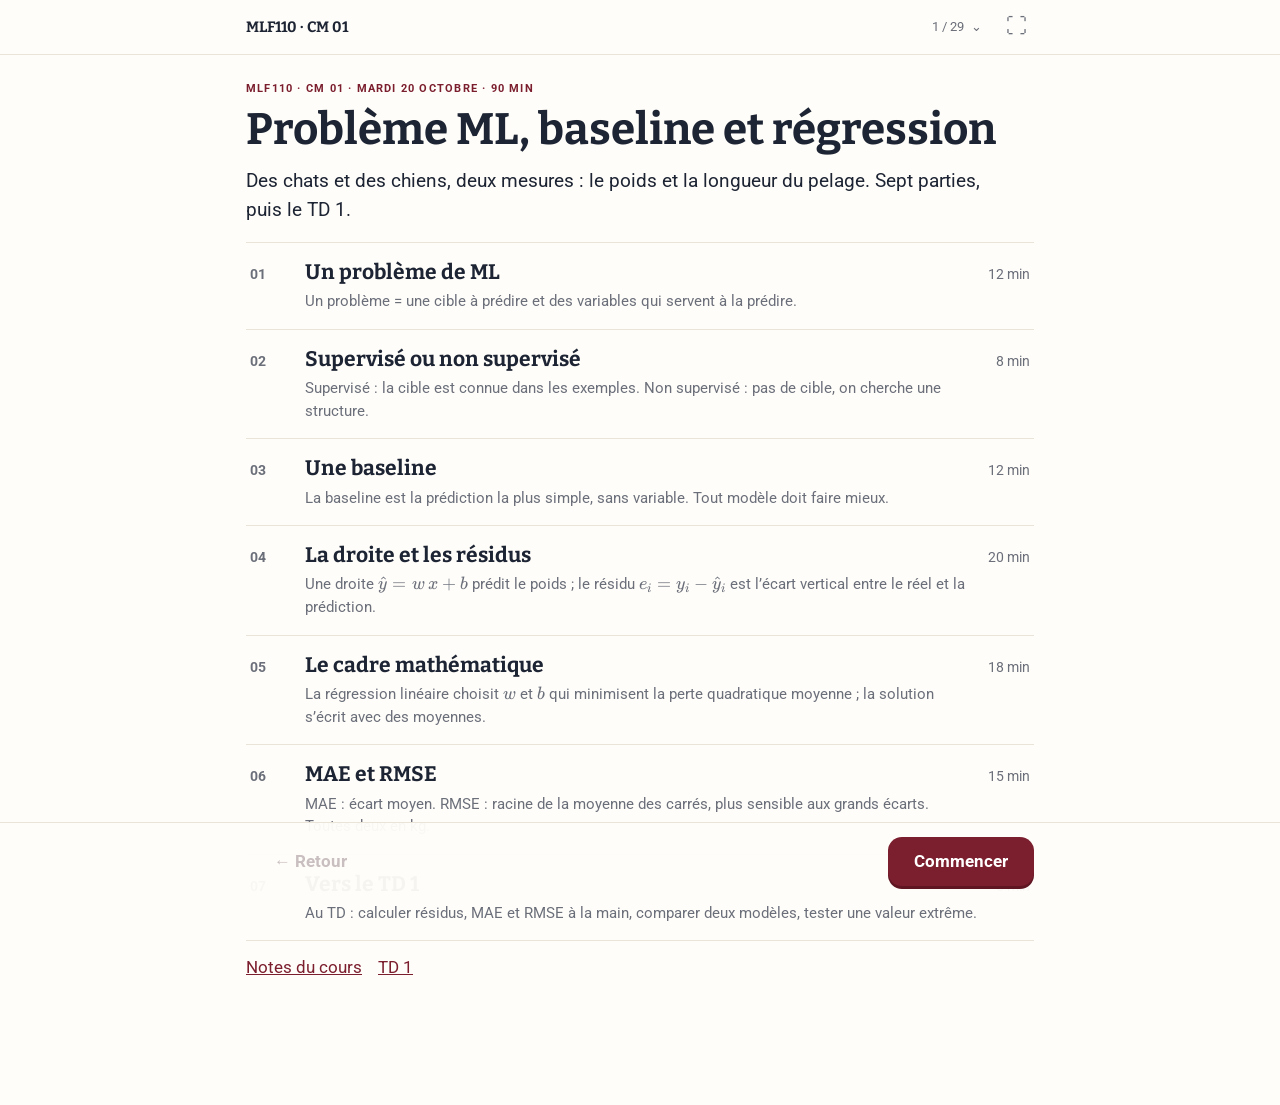
<file: cm01-lab.html>
<!doctype html>
<html lang="fr">
<head>
  <meta charset="utf-8">
  <meta name="viewport" content="width=device-width, initial-scale=1">
  <meta name="theme-color" content="#fffdf9">
  <title>Problème ML, baseline et régression · MLF110</title>
  <meta name="description" content="MLF110 · CM 01 — problème ML, baseline et régression : cible, variables, droite, résidus, MAE et RMSE.">
  <link rel="icon" href="favicon.svg" type="image/svg+xml">
  <link rel="stylesheet" href="vendor/katex/katex.min.css?v=20261019084216">
  <link rel="stylesheet" href="lab.css?v=20261108231245">
  <script defer src="vendor/katex/katex.min.js?v=20261019084216"></script>
  <script defer src="math.js?v=20261019084216"></script>
  <script defer src="animals.js?v=20261019084216"></script>
  <script defer src="theme.js?v=1"></script>
  <script defer src="schedule.js?v=20261102130215"></script>
  <script defer src="lab-cm06-data.js?v=20261108231245"></script>
  <script defer src="lab-engine.js?v=20261108231245"></script>
  <script defer src="lab-stage.js?v=20261108231245"></script>
  <script defer src="lab-cm01.js?v=20261108231245"></script>
</head>
<body>
  <div id="lab"></div>
  <noscript><p style="padding:16px">Cette leçon interactive demande JavaScript. La <a href="./#cm01">version texte</a> reste disponible.</p></noscript>
</body>
</html>
</file>
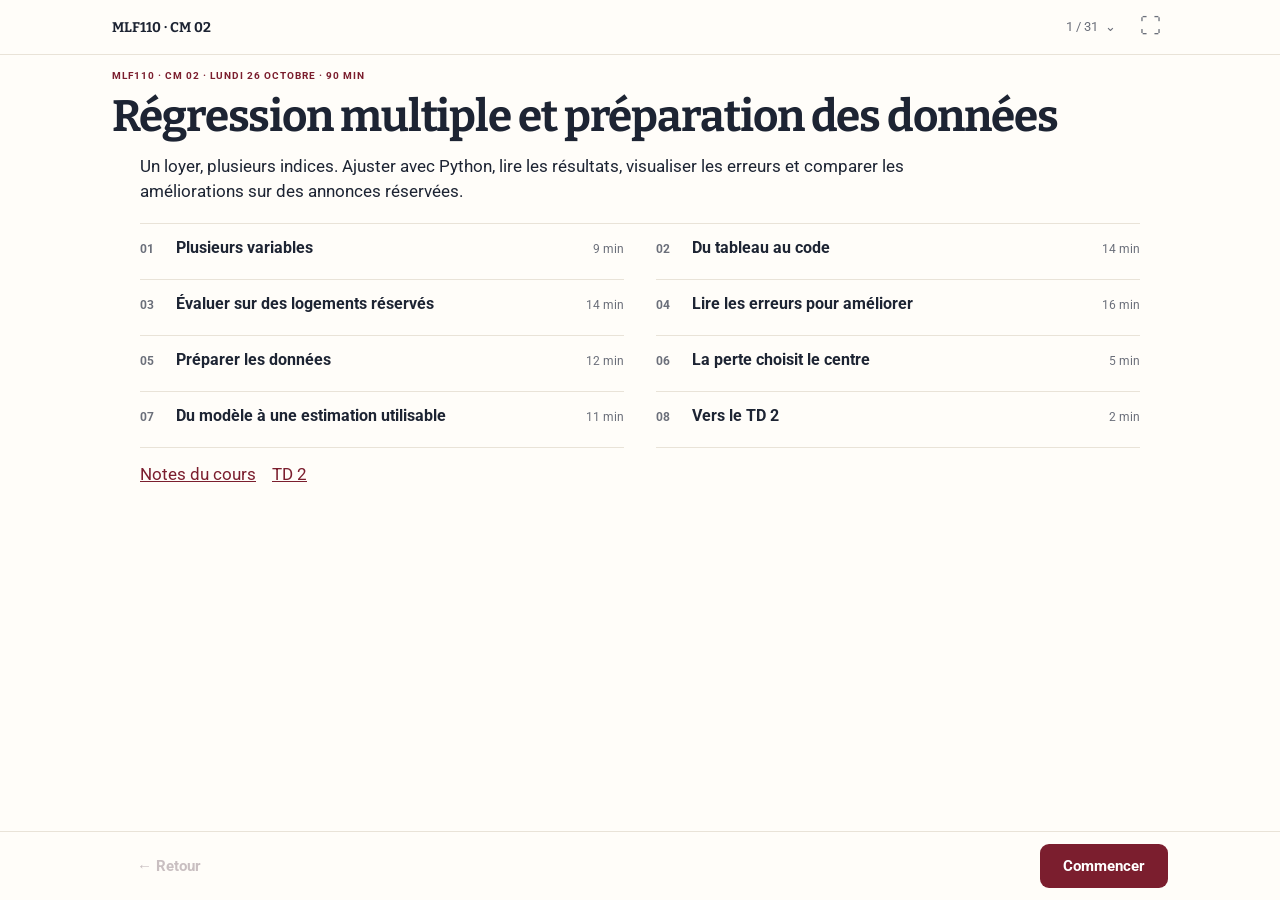
<file: cm02-lab.html>
<!doctype html>
<html lang="fr">
<head>
  <meta charset="utf-8">
  <meta name="viewport" content="width=device-width, initial-scale=1">
  <meta name="theme-color" content="#fffdf9">
  <title>Régression multiple et préparation des données · MLF110</title>
  <meta name="description" content="MLF110 · CM 02 — régression multiple en Python, fit/predict, interprétation, erreurs de validation, diagnostics visuels, pipeline et amélioration du modèle.">
  <link rel="icon" href="favicon.svg" type="image/svg+xml">
  <link rel="stylesheet" href="vendor/katex/katex.min.css?v=20261019084216">
  <link rel="stylesheet" href="lab.css?v=20261108231245">
  <link rel="stylesheet" href="cm02-classroom.css?v=20261031155129">
  <link rel="stylesheet" href="cm02-studio.css?v=20261031155129">
  <link rel="stylesheet" href="cm02-figures.css?v=20261031155129">
  <script defer src="vendor/katex/katex.min.js?v=20261019084216"></script>
  <script defer src="math.js?v=20261019084216"></script>
  <script defer src="animals.js?v=20261019084216"></script>
  <script defer src="theme.js?v=1"></script>
  <script defer src="schedule.js?v=20261102130215"></script>
  <script defer src="lab-cm06-data.js?v=20261108231245"></script>
  <script defer src="lab-engine.js?v=20261108231245"></script>
  <script defer src="lab-viewport.js?v=20261108231245"></script>
  <script defer src="lab-stage.js?v=20261108231245"></script>
  <script defer src="cm02-model-data.js?v=20261031155129"></script>
  <script defer src="cm02-figures.js?v=20261031155129"></script>
  <script defer src="lab-cm02.js?v=20261108231245"></script>
</head>
<body class="cm02-studio">
  <div id="lab"></div>
  <noscript><p style="padding:16px">Cette leçon interactive demande JavaScript. La <a href="./#cm02">version texte</a> reste disponible.</p></noscript>
</body>
</html>
</file>
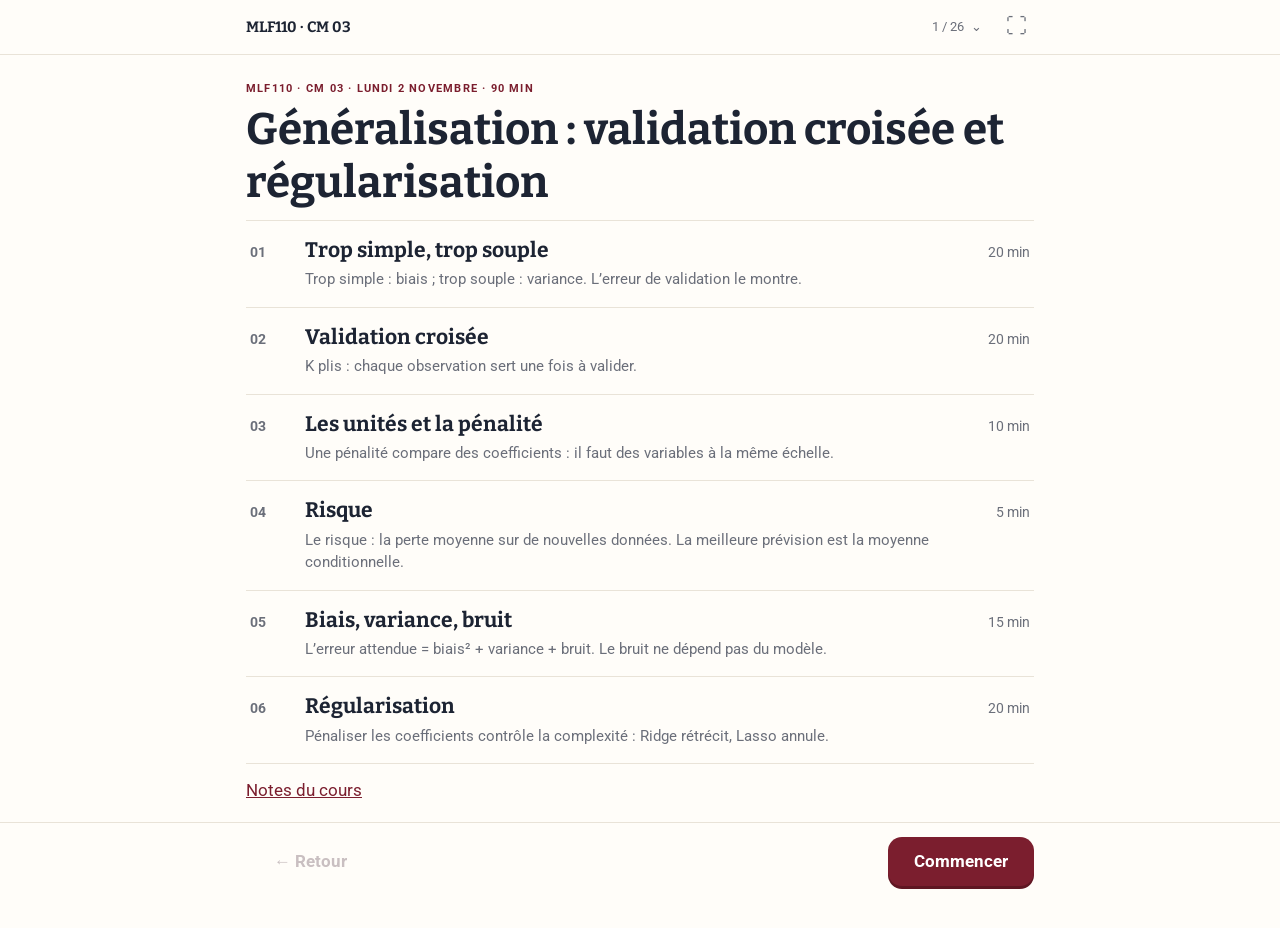
<file: cm03-lab.html>
<!doctype html>
<html lang="fr" data-cm="3">
<head>
  <meta charset="utf-8">
  <meta name="viewport" content="width=device-width, initial-scale=1">
  <meta name="theme-color" content="#fffdf9">
  <title>Généralisation : validation croisée et régularisation · MLF110</title>
  <meta name="description" content="MLF110 · CM 03 — Généralisation : validation croisée et régularisation, en manipulant.">
  <link rel="icon" href="favicon.svg" type="image/svg+xml">
  <link rel="stylesheet" href="vendor/katex/katex.min.css">
  <link rel="stylesheet" href="lab.css?v=20261108231245">
  <script defer src="vendor/katex/katex.min.js"></script>
  <script defer src="math.js"></script>
  <script defer src="animals.js"></script>
  <script defer src="theme.js"></script>
  <script defer src="schedule.js?v=20261102130215"></script>
  <script defer src="lab-cm06-data.js?v=20261108231245"></script>
  <script defer src="lab-engine.js?v=20261108231245"></script>
  <script defer src="lab-stage.js?v=20261108231245"></script>
  <script defer src="lab-kit.js?v=20261108231245"></script>
  <script defer src="lab-fit.js?v=20261108231245"></script>
  <script defer src="lab-models.js?v=20261108231245"></script>
  <script defer src="lab-compose.js?v=20261108231245"></script>
  <script defer src="lab-cm03.js?v=20261108231245"></script>
  <script defer src="lab-cm04.js?v=20261108231245"></script>
</head>
<body>
  <div id="lab"></div>
  <noscript><p style="padding:16px">Cette leçon interactive demande JavaScript. La <a href="./#cm03">version texte</a> reste disponible.</p></noscript>
</body>
</html>
</file>
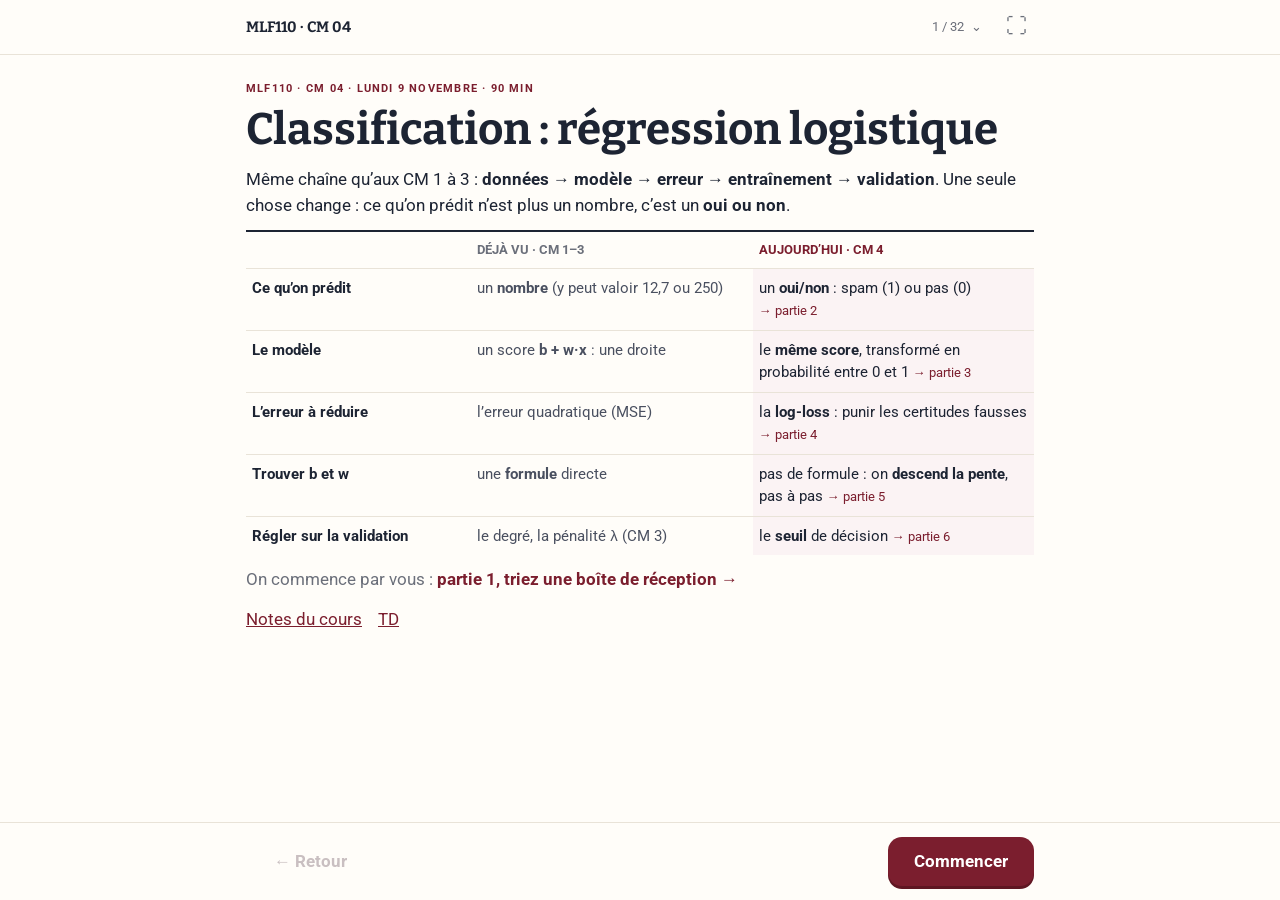
<file: cm04-lab.html>
<!doctype html>
<html lang="fr" data-cm="4">
<head>
  <meta charset="utf-8">
  <meta name="viewport" content="width=device-width, initial-scale=1">
  <meta name="theme-color" content="#fffdf9">
  <title>Classification : régression logistique · MLF110</title>
  <meta name="description" content="MLF110 · CM 04 — Classification : régression logistique, en manipulant.">
  <link rel="icon" href="favicon.svg" type="image/svg+xml">
  <link rel="stylesheet" href="vendor/katex/katex.min.css">
  <link rel="stylesheet" href="lab.css?v=20261108231245">
  <script defer src="vendor/katex/katex.min.js"></script>
  <script defer src="math.js"></script>
  <script defer src="animals.js"></script>
  <script defer src="theme.js"></script>
  <script defer src="schedule.js?v=20261102130215"></script>
  <script defer src="lab-cm06-data.js?v=20261108231245"></script>
  <script defer src="lab-engine.js?v=20261108231245"></script>
  <script defer src="lab-stage.js?v=20261108231245"></script>
  <script defer src="lab-kit.js?v=20261108231245"></script>
  <script defer src="lab-fit.js?v=20261108231245"></script>
  <script defer src="lab-models.js?v=20261108231245"></script>
  <script defer src="lab-compose.js?v=20261108231245"></script>
  <script defer src="lab-cm04-spam.js?v=20261108231245"></script>
</head>
<body>
  <div id="lab"></div>
  <noscript><p style="padding:16px">Cette leçon interactive demande JavaScript. La <a href="./#cm04">version texte</a> reste disponible.</p></noscript>
</body>
</html>
</file>
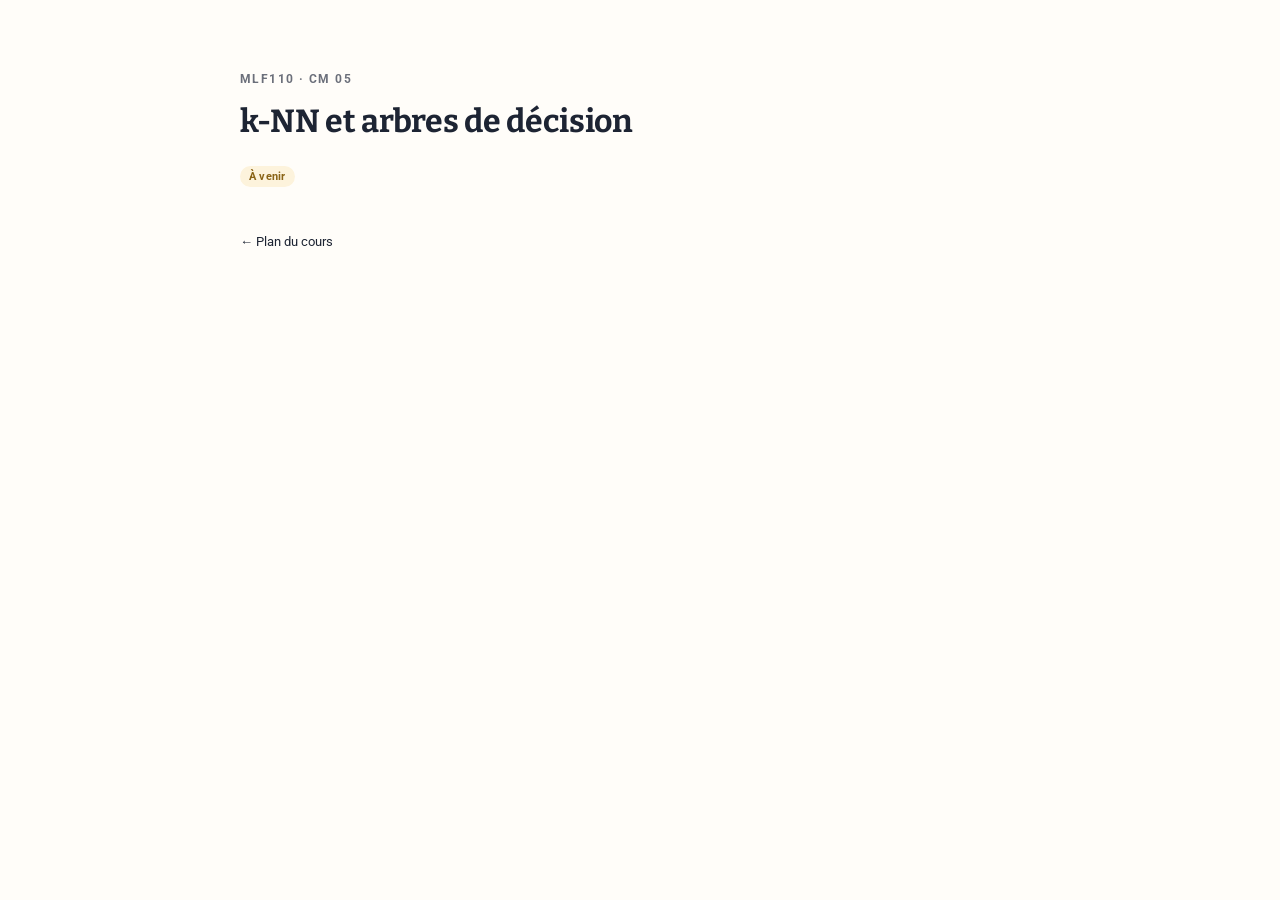
<file: cm05-lab.html>
<!doctype html><html lang="fr"><head><meta charset="utf-8"><meta name="viewport" content="width=device-width, initial-scale=1"><title>k-NN et arbres de décision · MLF110</title><link rel="icon" href="favicon.svg"><link rel="stylesheet" href="style.css"><link rel="stylesheet" href="cute.css"><link rel="stylesheet" href="mlf110.css"></head>
<body><main><div class="content"><header class="lesson-header compact-soon"><div class="eyebrow">MLF110 · CM 05</div><h1>k-NN et arbres de décision</h1><span class="soon-badge" title="À venir">À venir</span><a class="compact-back" href="index.html#cours">← Plan du cours</a></header></div></main></body></html>
</file>
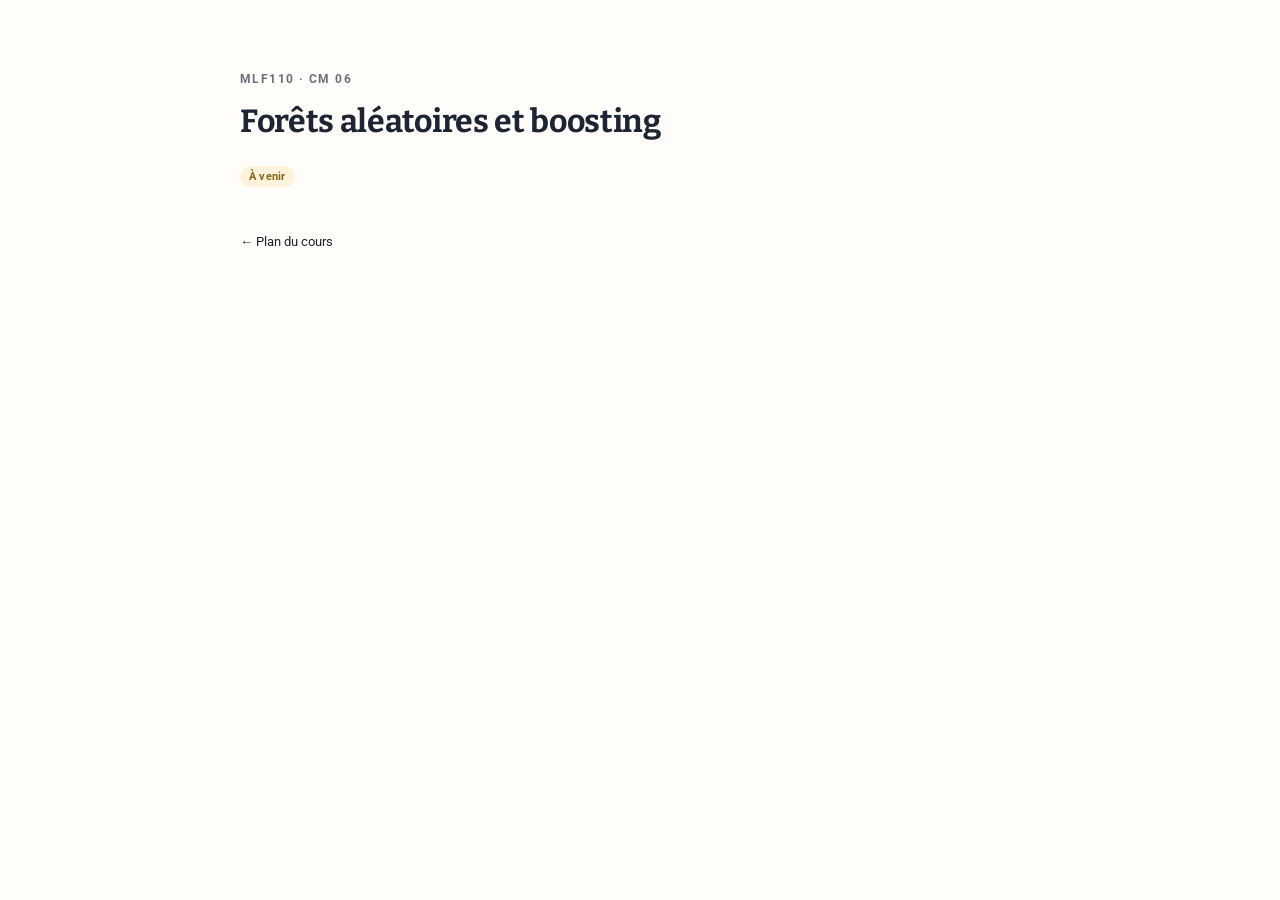
<file: cm06-lab.html>
<!doctype html><html lang="fr"><head><meta charset="utf-8"><meta name="viewport" content="width=device-width, initial-scale=1"><title>Forêts aléatoires et boosting · MLF110</title><link rel="icon" href="favicon.svg"><link rel="stylesheet" href="style.css"><link rel="stylesheet" href="cute.css"><link rel="stylesheet" href="mlf110.css"></head>
<body><main><div class="content"><header class="lesson-header compact-soon"><div class="eyebrow">MLF110 · CM 06</div><h1>Forêts aléatoires et boosting</h1><span class="soon-badge" title="À venir">À venir</span><a class="compact-back" href="index.html#cours">← Plan du cours</a></header></div></main></body></html>
</file>
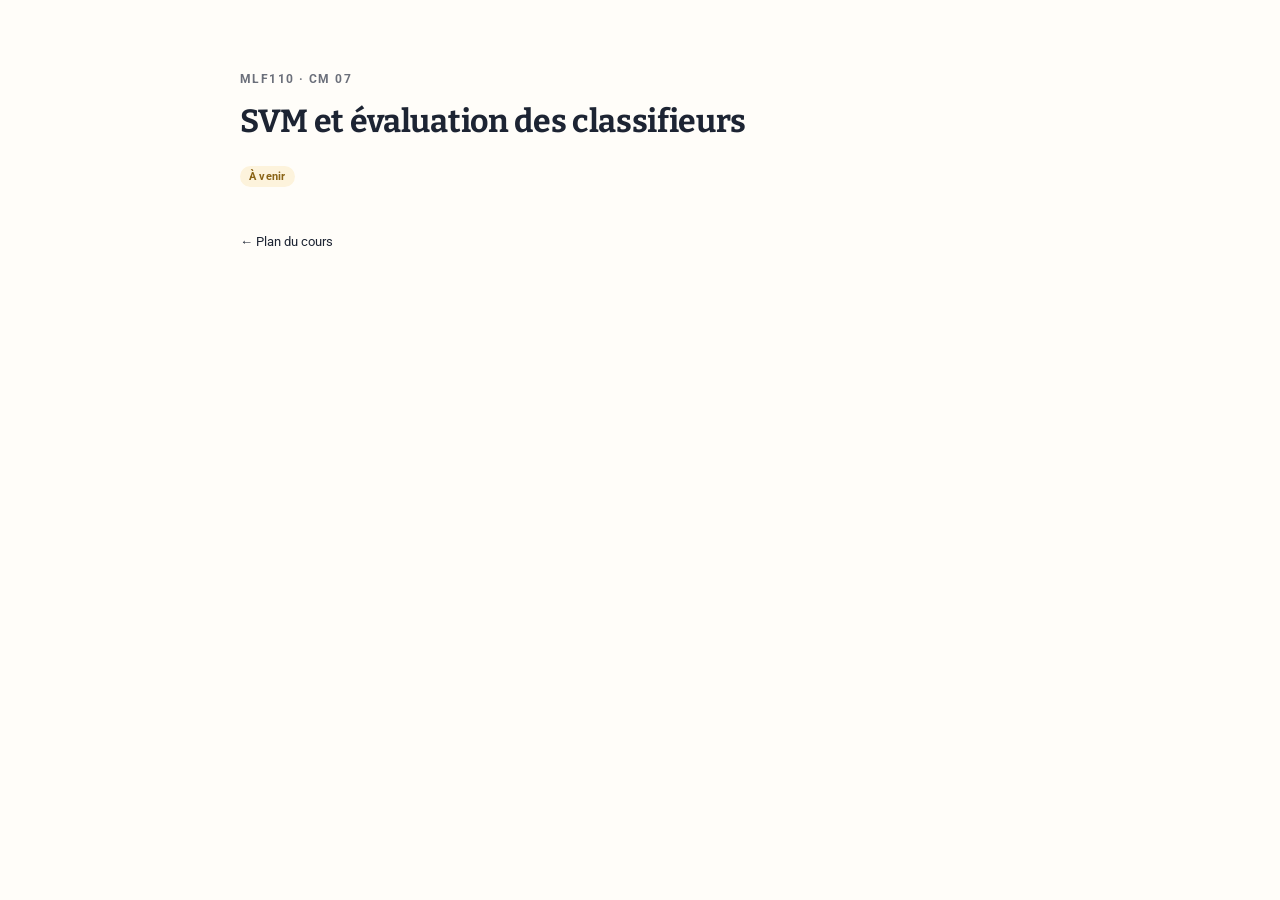
<file: cm07-lab.html>
<!doctype html><html lang="fr"><head><meta charset="utf-8"><meta name="viewport" content="width=device-width, initial-scale=1"><title>SVM et évaluation des classifieurs · MLF110</title><link rel="icon" href="favicon.svg"><link rel="stylesheet" href="style.css"><link rel="stylesheet" href="cute.css"><link rel="stylesheet" href="mlf110.css"></head>
<body><main><div class="content"><header class="lesson-header compact-soon"><div class="eyebrow">MLF110 · CM 07</div><h1>SVM et évaluation des classifieurs</h1><span class="soon-badge" title="À venir">À venir</span><a class="compact-back" href="index.html#cours">← Plan du cours</a></header></div></main></body></html>
</file>
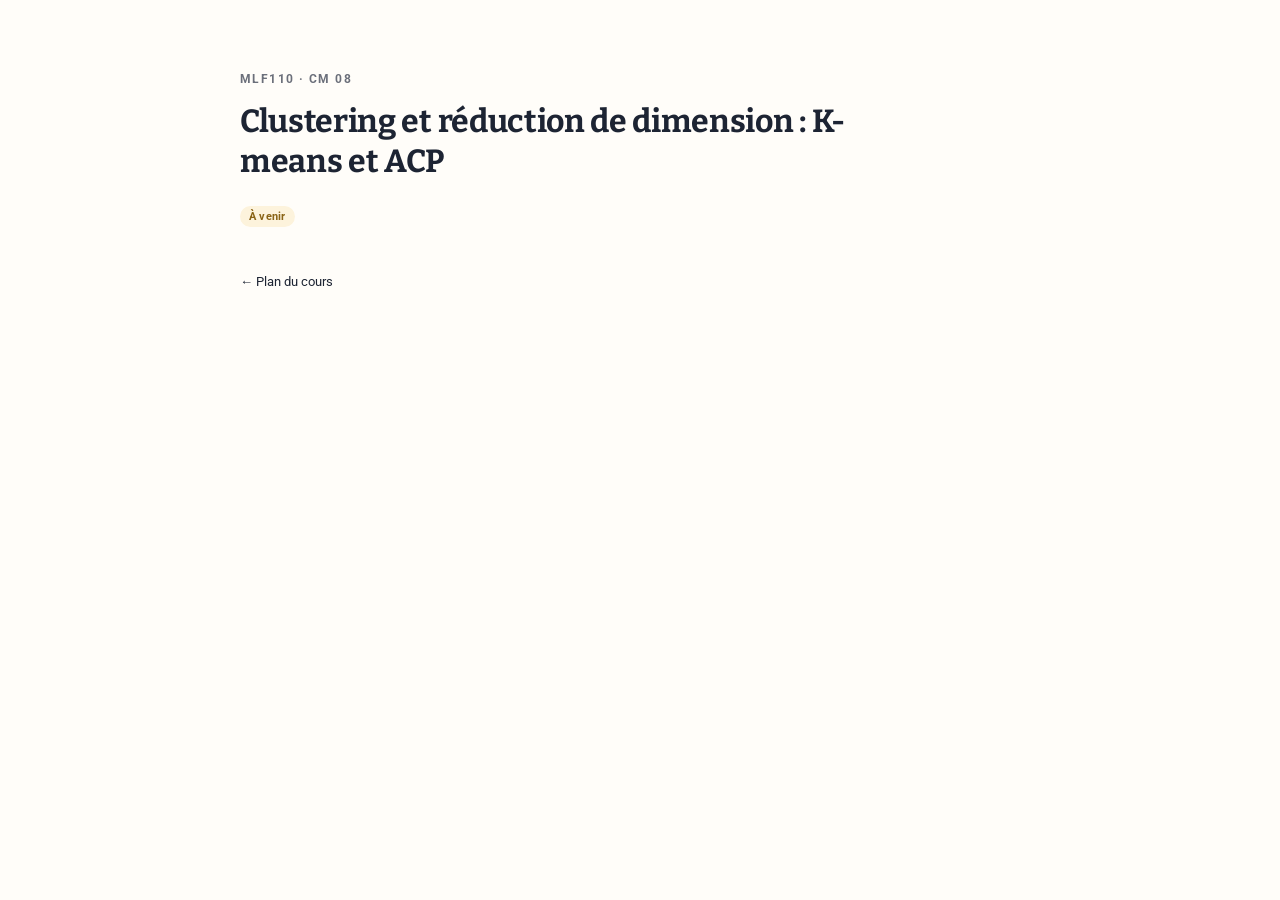
<file: cm08-lab.html>
<!doctype html><html lang="fr"><head><meta charset="utf-8"><meta name="viewport" content="width=device-width, initial-scale=1"><title>Clustering et réduction de dimension : K-means et ACP · MLF110</title><link rel="icon" href="favicon.svg"><link rel="stylesheet" href="style.css"><link rel="stylesheet" href="cute.css"><link rel="stylesheet" href="mlf110.css"></head>
<body><main><div class="content"><header class="lesson-header compact-soon"><div class="eyebrow">MLF110 · CM 08</div><h1>Clustering et réduction de dimension : K-means et ACP</h1><span class="soon-badge" title="À venir">À venir</span><a class="compact-back" href="index.html#cours">← Plan du cours</a></header></div></main></body></html>
</file>
<file: lab.css>
/* MLF110 · laboratoire « apprendre en faisant » — une idée, un visuel, une action par écran. */
@font-face { font-family: Bitter; src: url('assets/fonts/bitter-latin-400-normal.woff2') format('woff2'); font-weight: 400; font-display: swap; }
@font-face { font-family: Bitter; src: url('assets/fonts/bitter-latin-700-normal.woff2') format('woff2'); font-weight: 700; font-display: swap; }
@font-face { font-family: Roboto; src: url('assets/fonts/roboto-latin-400-normal.woff2') format('woff2'); font-weight: 400; font-display: swap; }
@font-face { font-family: Roboto; src: url('assets/fonts/roboto-latin-700-normal.woff2') format('woff2'); font-weight: 700; font-display: swap; }

:root {
  --paper: #fffdf9;
  --card: #ffffff;
  --ink: #1d2433;
  --muted: #6b6f7a;
  --line: #e9e3d8;
  /* Classes : chats beige, chiens bleus. */
  --cat: #b0804c;
  --cat-ink: #85592b;
  --cat-soft: #f6ecdc;
  --dog: #2f62a3;
  --dog-ink: #23497a;
  --dog-soft: #e5eef9;
  /* Actions : rouge bordeaux. */
  --act: #7b1e2e;
  --act-hover: #5f1622;
  --act-soft: #f5e6e8;
  --good: #2f7d4f;
  --bad: #c24a26;
  --marker: #ffe58f;
  --serif: Bitter, Georgia, serif;
  --sans: Roboto, 'Helvetica Neue', Arial, sans-serif;
}
* { box-sizing: border-box; }
html, body { margin: 0; background: var(--paper); color: var(--ink); font: 17px/1.5 var(--sans); }
button { font: inherit; }
mark { background: linear-gradient(transparent 55%, var(--marker) 55%); color: inherit; padding: 0 .1em; }
.cat-t { color: var(--cat-ink); font-weight: 700; }
.dog-t { color: var(--dog-ink); font-weight: 700; }

/* Une seule identité et un compteur ; le plan s'ouvre à la demande. */
.lab-top { position: sticky; top: 0; z-index: 5; background: rgba(255,253,249,.94); backdrop-filter: blur(6px); border-bottom: 1px solid var(--line); }
.lab-top-inner { max-width: 820px; margin: 0 auto; padding: 9px 16px; display: flex; align-items: center; gap: 14px; }
.lab-brand { font: 700 15px var(--serif); white-space: nowrap; color: var(--ink); text-decoration: none; }
.lab-outline { position: relative; margin-left: auto; }
.lab-step-count { color: var(--muted); cursor: pointer; list-style: none; padding: 8px 2px; font-size: 13px; font-variant-numeric: tabular-nums; white-space: nowrap; }
.lab-step-count::-webkit-details-marker { display: none; }
.lab-step-count::after { content: '⌄'; margin-left: 7px; }
.lab-outline[open] .lab-step-count { color: var(--act); }
.lab-progress { position: absolute; right: 0; top: calc(100% + 9px); width: min(340px, calc(100vw - 32px)); max-height: 65vh; overflow-y: auto; padding: 7px; background: var(--card); border: 1px solid var(--line); border-radius: 12px; box-shadow: 0 10px 28px #1d243310; }
.lab-progress button { display: flex; gap: 10px; width: 100%; border: 0; border-radius: 6px; padding: 9px; background: none; color: var(--muted); text-align: left; cursor: pointer; font-size: 14px; }
.lab-progress button span { flex: 0 0 1.5em; font-variant-numeric: tabular-nums; }
.lab-progress button:hover { background: #faf6ef; color: var(--ink); }
.lab-progress button.now { background: var(--act-soft); color: var(--act); font-weight: 700; }
.lab-progress button.done { color: var(--ink); }
.lab-icon { border: 0; background: transparent; border-radius: 6px; width: 36px; height: 36px; padding: 0; cursor: pointer; color: var(--muted); font-size: 21px; }
.lab-icon:hover { background: var(--act-soft); color: var(--act); }
:where(a, button, summary, input, svg[tabindex]):focus-visible { outline: 2px solid var(--act); outline-offset: 3px; }

/* Écran d'une étape. */
.lab-screen { max-width: 820px; margin: 0 auto; padding: 26px 16px 110px; }
.lab-title { font: 700 clamp(24px, 4vw, 32px)/1.2 var(--serif); margin: 0 0 10px; }
.lab-prompt { font-size: clamp(17px, 2.2vw, 19px); line-height: 1.45; margin: 0 0 20px; max-width: 46em; }
.lab-visual { background: var(--card); border: 1px solid var(--line); border-radius: 14px; padding: 10px; }
.lab-visual svg { display: block; width: 100%; height: auto; touch-action: none; user-select: none; -webkit-user-select: none; }
.lab-controls { display: flex; flex-wrap: wrap; gap: 10px; align-items: center; margin: 14px 0 0; }
.lab-readout { display: flex; flex-wrap: wrap; gap: 8px; margin-top: 12px; }
.lab-readout > div { border-left: 1px solid var(--line); padding: 2px 12px; min-width: 88px; }
.lab-readout > div:first-child { border-left: 0; padding-left: 0; }
.lab-readout small { display: block; color: var(--muted); font-size: 12px; }
.lab-readout strong { font: 700 20px var(--serif); }

/* Choix, curseurs, boutons à bascule. */
.lab-choices { display: grid; gap: 10px; margin-top: 14px; }
.lab-choice { text-align: left; border: 2px solid var(--line); background: var(--card); border-radius: 14px; padding: 12px 16px; cursor: pointer; font-size: 17px; color: var(--ink); transition: border-color .15s, transform .1s; }
.lab-choice:hover:not(:disabled) { border-color: var(--act); }
.lab-choice:active:not(:disabled) { transform: scale(.99); }
.lab-choice.right { border-color: var(--good); background: #eef7f1; }
.lab-choice.wrong { border-color: var(--bad); background: #fbefea; }
.lab-choice:disabled { cursor: default; }
.lab-seg { display: inline-flex; border: 2px solid var(--act); border-radius: 12px; overflow: hidden; }
.lab-seg button { border: 0; background: var(--card); color: var(--act); padding: 7px 14px; cursor: pointer; font-weight: 700; }
.lab-seg button + button { border-left: 2px solid var(--act); }
.lab-seg button[aria-pressed="true"] { background: var(--act); color: #fff; }
.lab-seg button:disabled { opacity: .45; cursor: not-allowed; }
.lab-slider { display: flex; align-items: center; gap: 10px; font-weight: 700; flex: 1; min-width: 220px; }
.lab-slider input { flex: 1; accent-color: var(--act); height: 28px; }
.lab-slider output { font: 700 22px var(--serif); min-width: 2.6em; text-align: center; color: var(--act); }
.lab-goal { display: flex; gap: 7px; align-items: center; margin-top: 12px; padding: 0; color: var(--muted); font-size: 14px; }
.lab-goal.met { color: var(--good); }
.lab-goal::before { content: '○'; font-size: 16px; }
.lab-goal.met::before { content: '✓'; }

/* Retour : mascotte et phrase courte. */
.lab-feedback { display: none; gap: 12px; align-items: center; margin-top: 16px; padding: 12px 14px; border-radius: 14px; animation: lab-pop .25s ease-out; }
.lab-feedback.show { display: flex; }
.lab-feedback.good { background: #eef7f1; border: 1px solid #bfdcc9; }
.lab-feedback.bad { background: #fbefea; border: 1px solid #efc9b9; }
.lab-feedback.info { background: #faf6ef; border: 1px solid var(--line); }
.lab-feedback svg.mascot { width: 44px; height: 44px; flex: none; }
.lab-feedback p { margin: 0; }
@keyframes lab-pop { from { transform: translateY(6px); opacity: 0; } to { transform: none; opacity: 1; } }

.lab-help { display: flex; flex-wrap: wrap; gap: 0 20px; }
.lab-details { margin-top: 18px; color: var(--muted); font-size: 15px; }
.lab-help .lab-details[open] { flex-basis: 100%; }
.lab-details summary { cursor: pointer; color: var(--muted); font-size: 14px; }
.lab-details summary:hover, .lab-details[open] > summary { color: var(--act); }
.lab-details .math-display { display: block; margin: 8px 0; color: var(--ink); overflow-x: auto; }

/* Barre basse : retour / continuer. */
.lab-bottom { position: fixed; left: 0; right: 0; bottom: 0; background: rgba(255,253,249,.96); border-top: 1px solid var(--line); z-index: 5; }
.lab-bottom-inner { max-width: 820px; margin: 0 auto; padding: 12px 16px calc(12px + env(safe-area-inset-bottom)); display: flex; justify-content: space-between; align-items: center; gap: 10px; }
.lab-btn { border: 0; border-radius: 14px; padding: 12px 26px; font-weight: 700; font-size: 17px; cursor: pointer; background: var(--act); color: #fff; box-shadow: 0 3px 0 var(--act-hover); }
.lab-btn:hover:not(:disabled) { background: var(--act-hover); }
.lab-btn:disabled { background: #d8cfd1; box-shadow: 0 3px 0 #c4babc; cursor: not-allowed; }
.lab-btn.ghost { background: transparent; color: var(--act); box-shadow: none; border: 2px solid transparent; }
.lab-btn.ghost:hover:not(:disabled) { background: var(--act-soft); }
.lab-btn.ghost:disabled { background: transparent; color: #c9bfc1; box-shadow: none; }

/* SVG : axes, voisins, classement. */
.ax { stroke: #c9c1b3; stroke-width: 1; }
.ax-label { fill: var(--muted); font: 13px var(--sans); }
.tick { fill: var(--muted); font: 11px var(--sans); }
.nb-line { stroke: var(--act); stroke-width: 1.6; stroke-dasharray: 4 3; }
.nb-ring { fill: none; stroke: var(--act); stroke-width: 2.4; }
.hood { fill: rgba(123,30,46,.05); stroke: var(--act); stroke-width: 1.4; stroke-dasharray: 6 4; }
.lattice-cat { fill: var(--cat); opacity: .32; }
.lattice-dog { fill: var(--dog); opacity: .32; }
.tap { cursor: pointer; }
.tap:hover .glyph { filter: drop-shadow(0 0 3px rgba(123,30,46,.6)); }
.drag { cursor: grab; }
.drag:active { cursor: grabbing; }
.pick-ok { fill: none; stroke: var(--good); stroke-width: 3; }
.pick-bad { fill: none; stroke: var(--bad); stroke-width: 3; }
.thr { stroke: var(--act); stroke-width: 3; }
.thr-handle { fill: var(--act); cursor: ew-resize; }
.pos-zone { fill: rgba(47,98,163,.07); }
.curve { fill: none; stroke: var(--act); stroke-width: 2.4; }
.curve-ghost { fill: none; stroke: #c9c1b3; stroke-width: 2; stroke-dasharray: 5 4; }
.dot-now { fill: var(--act); stroke: #fff; stroke-width: 2; }
.dot-seen { fill: #d9b9bf; }
.diag { stroke: #d6cfc3; stroke-dasharray: 4 4; }
.vote-cell { stroke: #fff; stroke-width: 2; }
.cell-good { fill: #cfe6d7; }
.cell-tie { fill: #efe4c9; }
.cell-bad { fill: #f1c2b3; }
.cell-sel { fill: none; stroke: var(--ink); stroke-width: 2; }
.card-step { cursor: pointer; }

/* Fin de leçon. */
.lab-recap { display: grid; gap: 8px; margin: 12px 0; padding: 0; list-style: none; }
.lab-recap li { background: var(--card); border: 1px solid var(--line); border-radius: 12px; padding: 10px 14px; }
.lab-recap li::before { content: '✓ '; color: var(--good); font-weight: 700; }
.lab-finish { background: transparent; border: 0; padding: 0; }
.lab-recap-details { margin-top: 0; }

/* Présentation : plein écran, tout plus grand. */
body.presenting { font-size: 21px; }
body.presenting .lab-screen, body.presenting .lab-top-inner, body.presenting .lab-bottom-inner { max-width: 1100px; }
body.presenting .lab-prompt { font-size: 26px; }
body.presenting .lab-title { font-size: 40px; }
body.presenting .lab-visual { max-width: 900px; margin: 0 auto; }

@media (max-width: 600px) {
  html, body { font-size: 16px; }
  .lab-screen { padding-top: 20px; }
  .lab-visual { padding: 4px; border-radius: 14px; }
  .lab-btn { padding: 11px 20px; }
  .lab-icon.present { display: none; }
}
@media (prefers-reduced-motion: reduce) { .lab-feedback { animation: none; } }

/* Mascottes SID34 : un seul visage visible, sourire quand c'est réussi. */
.mascot .mascot-reveal { display: none; }
.lab-feedback.good .mascot .mascot-rest { display: none; }
.lab-feedback.good .mascot .mascot-reveal { display: inline; }
.lab-choice svg { vertical-align: middle; }
/* Le visuel reste dans l'écran : consigne, visuel et action visibles ensemble. */
.lab-visual > svg { width: auto; max-width: 100%; max-height: min(52vh, 480px); margin: 0 auto; }
body.presenting .lab-visual > svg { max-height: 58vh; }
.lab-btn { white-space: nowrap; }
/* Petites têtes en ligne (votes, matrices) : leur propre taille, jamais pleine largeur. */
.lab-visual svg[width] { width: revert-layer; width: auto; height: auto; display: inline-block; }
.lab-choice .lab-seg { flex-wrap: wrap; max-width: 100%; }
.lab-choice code { white-space: normal; overflow-wrap: anywhere; font-size: 14px; }
.lattice-rab { fill: #3d8a5a; opacity: .32; }
.rab-t { color: #2c6943; font-weight: 700; }
/* Scènes de cours dans un laboratoire : boutons aux couleurs du laboratoire. */
.lab-visual .classroom-scene{padding:6px}
.lab-visual .classroom-heading h3{font:700 19px/1.4 var(--sans);margin:0}
.lab-visual .classroom-step{color:var(--muted);font-size:12px}
.lab-visual .classroom-controls{display:flex;gap:8px;flex-wrap:wrap;align-items:center;margin-top:10px}
.lab-visual .classroom-controls button{border-radius:12px;padding:8px 14px;font-weight:700;cursor:pointer;border:2px solid var(--act);background:var(--card);color:var(--act)}
.lab-visual .classroom-controls .primary-button{background:var(--act);color:#fff}
.lab-visual .classroom-controls .text-button{border:0;background:none;color:var(--muted);margin-left:auto}
.lab-visual .classroom-controls button:disabled{opacity:.4;cursor:default}
.lab-visual .classroom-extras{display:flex;gap:16px;flex-wrap:wrap;font-size:14px;margin-top:8px}
.lab-visual .classroom-extras summary{cursor:pointer;color:var(--act);font-weight:700}
.lab-visual .classroom-code pre{background:#faf6ef;padding:10px;border-radius:8px;overflow-x:auto;font:13px/1.7 ui-monospace,Menlo,monospace}
.lab-visual .classroom-code-line{display:block;white-space:pre}.lab-visual .classroom-code-line.is-active{background:var(--marker)}
.lab-visual .classroom-line-number{display:inline-block;width:24px;color:var(--muted)}
.visually-hidden{position:absolute;width:1px;height:1px;overflow:hidden;clip:rect(0 0 0 0)}
/* Plateau persistant et estimations. */
.lab-visual.has-stage > svg.lab-stage { width: 100%; height: auto; max-height: min(50vh, 520px); display: block; margin: 0 auto; }
.lab-estimate { display: flex; gap: 12px; align-items: center; flex-wrap: wrap; margin-top: 14px; }
.lab-estimate .lab-slider { flex: 1; }
.lab-predict .lab-choice.right { border-color: var(--good); }

/* CM 1 · tri des tâches, commandes du TD, liens de fin */
.lab-sort .lab-choice { cursor: default; display: grid; gap: 8px; }
.lab-sort .lab-seg { flex-wrap: wrap; }
.lab-orders { display: grid; grid-template-columns: repeat(20, 1fr); gap: 4px; max-width: 620px; margin: 8px auto; }
.lab-orders i, .lab-legend i { display: block; aspect-ratio: 1; border-radius: 4px; background: var(--line, #e9e3d8); transition: background .45s ease, transform .45s ease; }
.lab-orders i.late, .lab-legend i.late { background: #c24a26; }
.lab-orders.revealed i:not(.late) { background: #cfe5d6; }
.lab-orders.revealed i.late { transform: scale(.8); }
.lab-legend { text-align: center; color: var(--muted, #6b6f7a); margin: 6px 0 0; font-size: 14px; }
.lab-legend i { display: inline-block; width: 12px; vertical-align: -1px; }
.lab-next { display: flex; gap: 16px; align-items: center; flex-wrap: wrap; margin: 14px 0 0; }
.lab-next .lab-btn { text-decoration: none; display: inline-block; }
.lab-link { color: var(--act, #7b1e2e); }
/* Prédictions courtes (nombres) : sur une ligne. */
.lab-predict { grid-template-columns: repeat(auto-fit, minmax(min(100%, 150px), 1fr)); }
.lab-predict .lab-choice { text-align: center; }

/* Structure visible (comme SID34) : sur-titre « Partie n / N · … · étape k / m », couverture, diapos-titres. */
.lab-eyebrow { font: 700 11px/1.4 var(--sans, Roboto, sans-serif); letter-spacing: .11em; text-transform: uppercase; color: var(--muted); margin: 0 0 8px; }
.lab-screen[data-kind="cover"] .lab-eyebrow, .lab-screen[data-kind="part"] .lab-eyebrow { color: var(--act); }
.lab-screen[data-kind="cover"] .lab-title { font-size: clamp(30px, 5vw, 44px); }
.lab-screen[data-kind="part"] .lab-title { font-size: clamp(32px, 6vw, 52px); margin-top: 8vh; }
.lab-lead { font-size: 19px; line-height: 1.5; color: var(--ink); margin: 0 0 18px; max-width: 40em; }
.lab-visual.lab-cover, .lab-visual.lab-partcard { background: none; border: 0; padding: 0; }
.lab-parts { list-style: none; margin: 0; padding: 0; border-top: 1px solid var(--line); }
.lab-parts li { border-bottom: 1px solid var(--line); }
.lab-parts button { display: grid; grid-template-columns: 2.4em 1fr auto; gap: 14px; align-items: baseline; width: 100%; padding: 16px 4px; border: 0; background: none; text-align: left; cursor: pointer; color: var(--ink); font: inherit; }
.lab-parts button:hover strong { color: var(--act); }
.lab-parts .n { font: 700 14px/1 var(--sans, sans-serif); color: var(--muted); font-variant-numeric: tabular-nums; }
.lab-parts strong { display: block; font: 700 21px/1.3 var(--serif); }
.lab-parts small { display: block; color: var(--muted); font-size: 15px; margin-top: 4px; }
.lab-parts .m { color: var(--muted); font-size: 14px; white-space: nowrap; }
.lab-goal-line { font-size: 20px; line-height: 1.5; margin: 0 0 8px; max-width: 38em; }
.lab-goal-line b { font-weight: 700; margin-right: 6px; background: var(--marker, #ffe58f); padding: 1px 6px; border-radius: 4px; }
.lab-part-meta { color: var(--muted); font-size: 14px; margin: 0 0 18px; }
.lab-part-steps { margin: 0; padding-left: 1.4em; color: var(--ink); font-size: 17px; line-height: 1.9; }
.lab-progress-part, .lab-progress button[data-kind="part"], .lab-progress button[data-kind="cover"] { font-weight: 700; color: var(--ink); }
.lab-progress-part { font-size: 11px; letter-spacing: .08em; text-transform: uppercase; padding: 12px 9px 4px; color: var(--muted); }
.lab-progress button[data-kind="part"] { margin-top: 8px; border-top: 1px solid var(--line); border-radius: 0; }
.lab-progress button:not([data-kind]) { padding-left: 22px; }
body.presenting .lab-eyebrow { font-size: 15px; }
body.presenting .lab-parts strong { font-size: 28px; }
body.presenting .lab-parts small, body.presenting .lab-goal-line { font-size: 24px; }
body.presenting .lab-part-steps { font-size: 24px; }
/* Bouton « Voir la réponse » : contour bordeaux, entre Retour et Continuer. */
.lab-answer { border-color: var(--act) !important; margin-left: auto; }
.lab-answer[hidden] { display: none; }
@media (max-width: 480px) { .lab-bottom-inner .lab-btn { padding: 10px 12px; font-size: 15px; } }

/* Tableau de données (CM 1) : la cible en jaune, les variables en bleu clair. */
.lab-data { width: 100%; max-width: 620px; margin: 6px auto; border-collapse: separate; border-spacing: 0; font-size: 18px; font-variant-numeric: tabular-nums; }
.lab-data th { font: 700 13px/1.3 var(--sans, Roboto, sans-serif); color: var(--muted); text-align: center; padding: 8px 10px; border-bottom: 2px solid var(--line); }
.lab-data td { text-align: center; padding: 6px 10px; border-bottom: 1px solid var(--line); transition: background .45s ease; }
.lab-data td.ic { width: 44px; }
.lab-data .is-target { background: #ffe58f; }
.lab-data th.is-target { color: #7b1e2e; }
.lab-data .is-var { background: #eaf1fb; }
.lab-legend i.k-target, .lab-legend i.k-var { display: inline-block; width: 12px; height: 12px; border-radius: 3px; vertical-align: -1px; }
.lab-legend i.k-target { background: #ffe58f; } .lab-legend i.k-var { background: #eaf1fb; border: 1px solid #c9d8ef; }
body.presenting .lab-data { font-size: 24px; max-width: 820px; }
.lab-data th .nt { display: block; font: italic 700 15px/1.2 var(--serif, Georgia, serif); color: #7b1e2e; text-transform: none; margin-top: 2px; }
.lab-recap-title { font: 700 18px/1.3 var(--serif); margin: 4px 0 6px; }
/* Cartes de formules (HTML + KaTeX dans le plateau SVG). */
.lab-fcard { box-sizing: border-box; background: #faf6ef; border: 1px solid #e9e3d8; border-radius: 10px; padding: 8px 12px; font: 15px/1.5 var(--sans, Roboto, sans-serif); color: #1d2433; }
.lab-fcard > div { white-space: nowrap; margin: 2px 0; }
.lab-fcard > div.h { font-weight: 700; color: var(--c, #7b1e2e); }
.lab-fcard .katex { font-size: 1.05em; }
.lab-flabel { text-align: right; font: 700 14px/1.6 var(--sans, Roboto, sans-serif); }
.lab-fcard .katex-display, .lab-fcard .katex { margin: 0; }
foreignObject { overflow: visible; }
.lab-fcard.big { font-size: 20px; padding: 14px 20px; }
.lab-fcard.big .katex-display { margin: 8px 0; }
/* KaTeX dessine les grandes parenthèses et accolades en SVG : ne pas leur appliquer les règles des icônes du plateau. */
.lab-visual .katex svg, .lab-visual .katex svg[width], .lab-screen .katex svg[width] { display: block; position: absolute; width: 100%; height: inherit; max-width: none; max-height: none; touch-action: auto; }
/* CM 2 : tableau compact dans le plateau, bloc de code. */
.lab-data.sm { font-size: 15px; max-width: none; }
.lab-data.sm th { font-size: 12px; padding: 6px 6px; }
.lab-data.sm td { padding: 5px 6px; }
.lab-code { background: #faf6ef; border: 1px solid #e9e3d8; border-radius: 10px; padding: 14px 16px; font: 14px/1.55 ui-monospace, Menlo, monospace; color: #1d2433; overflow-x: auto; white-space: pre; margin: 8px 0; }
.lab-fcard.wrap > div { white-space: normal; }
/* « En clair » : l'intuition de l'étape, sans formule obligatoire. */
.lab-intuition { margin: -8px 0 18px; padding: 10px 14px; max-width: 46em; background: #f3f7fc; border-left: 4px solid #2f62a3; border-radius: 0 8px 8px 0; font-size: 16px; line-height: 1.5; color: #1d2433; }
.lab-intuition b { color: #2f62a3; margin-right: 6px; }
body.presenting .lab-intuition { font-size: 21px; }
.lab-flow { display: flex; flex-wrap: wrap; align-items: center; gap: 8px; margin: 10px 0; }
.lab-flow span { background: #fff; border: 2px solid #e9e3d8; border-radius: 10px; padding: 8px 12px; font: 600 14px/1.3 var(--sans, Roboto, sans-serif); }
.lab-flow span.on { border-color: #7b1e2e; color: #7b1e2e; }
.lab-flow i { color: #6b6f7a; font-style: normal; }
.lab-quiz { font: 700 clamp(22px, 3.4vw, 34px)/1.35 var(--serif, Georgia, serif); color: #7b1e2e; text-align: center; padding: 48px 12px; }
/* Cartes de formules hors plateau (étapes noStage) : hauteur du contenu, défilement horizontal si besoin. */
.lab-visual > .lab-fcard { overflow-x: auto; max-width: 100%; margin: 0 auto; }

.lab-deep { margin-top: 22px; padding: 14px 18px; border-left: 3px solid var(--act); background: #fafafa; font-size: 15px; color: var(--ink); }
.lab-deep > b { display: block; margin-bottom: 6px; font-size: 12px; letter-spacing: .08em; text-transform: uppercase; color: var(--act); }
.lab-deep .math-display { display: block; margin: 8px 0; overflow-x: auto; }
.lab-deep[hidden] { display: none; }

/* Diapositive sans défilement (course.fit, dist/lab-viewport.js). */
html.lab-fit-root, body.lab-fit { height: 100%; overflow: hidden; }
body.lab-fit #lab { display: grid; grid-template-rows: auto minmax(0, 1fr) auto; height: 100vh; height: 100dvh; }
body.lab-fit .lab-top, body.lab-fit .lab-bottom { position: relative; }
body.lab-fit .lab-screen, body.lab-fit.presenting .lab-screen { position: relative; max-width: none; width: 100%; height: 100%; margin: 0; padding: 0; overflow: hidden; }
.lab-fit .lab-sheet { position: absolute; top: 14px; left: 50%; box-sizing: border-box; padding: 0 32px; transform-origin: center top; }
.lab-fit .lab-sheet-head .lab-prompt { max-width: none; }
.lab-fit .lab-sheet-head .lab-intuition { margin-bottom: 0; }
.lab-fit .lab-work { display: grid; grid-template-columns: minmax(0, 1fr) 360px; gap: 24px; align-items: start; margin-top: 16px; }
.lab-fit .lab-work.solo { grid-template-columns: minmax(0, 1fr); }
.lab-fit .lab-work.no-visual { grid-template-columns: minmax(0, 1fr); }

.lab-fit .lab-side { min-width: 0; }
.lab-fit .lab-side .lab-choices, .lab-fit .lab-side .lab-predict { grid-template-columns: 1fr; margin-top: 0; }
.lab-fit .lab-side .lab-feedback { margin-top: 14px; }
.lab-fit .lab-side .lab-deep { margin-top: 14px; }
.lab-fit .lab-visual.has-stage > svg.lab-stage, body.lab-fit.presenting .lab-visual > svg { max-height: none; }
body.lab-fit.presenting .lab-visual { max-width: none; }
.lab-fit .lab-sheet > .lab-visual { max-width: 1000px; margin-left: auto; margin-right: auto; }
/* Téléphone : retour à une page qui défile. */
body.lab-fit.lab-fit-off, html.lab-fit-root:has(body.lab-fit-off) { height: auto; overflow: visible; }
body.lab-fit-off #lab { display: block; height: auto; }
body.lab-fit-off .lab-top { position: sticky; }
body.lab-fit-off .lab-bottom { position: fixed; }
body.lab-fit-off .lab-screen { height: auto; overflow: visible; padding: 20px 16px 110px; }
body.lab-fit-off .lab-sheet { position: static; padding: 0; transform: none; }
body.lab-fit-off .lab-work { grid-template-columns: minmax(0, 1fr); }
@media print { html.lab-fit-root, body.lab-fit { height: auto; overflow: visible; } body.lab-fit #lab { display: block; height: auto; } .lab-fit .lab-sheet { position: static; transform: none !important; width: auto !important; } }
.lab-fit .lab-top-inner, .lab-fit .lab-bottom-inner { max-width: 1240px; padding-left: 32px; padding-right: 32px; box-sizing: border-box; }
.lab-fit .lab-intuition { max-width: none; }
/* Tests d'hypothèses : graphique + fiche côte à côte. */
.lab-testgrid { display: grid; grid-template-columns: minmax(0, 1.25fr) minmax(0, 1fr); gap: 18px; align-items: start; }
.lab-plot { display: block; width: 100%; height: auto; font-family: var(--sans, Roboto, sans-serif); }
.lab-testcard { margin: 0; display: grid; grid-template-columns: max-content 1fr; gap: 0 12px; font-size: 14px; line-height: 1.45; }
.lab-testcard dt { padding: 7px 0; border-top: 1px solid var(--line); font-size: 11px; font-weight: 700; letter-spacing: .06em; text-transform: uppercase; color: var(--act); }
.lab-testcard dd { margin: 0; padding: 6px 0; border-top: 1px solid var(--line); color: var(--ink); }
.lab-testcard dt:first-of-type, .lab-testcard dd:first-of-type { border-top: 0; }
.lab-testcard dd.lab-q { color: var(--muted); font-weight: 700; letter-spacing: .2em; }
.lab-testcard dd b { color: var(--bad, #c24a26); }
.lab-board td, .lab-board th { text-align: left; }
.lab-board tr.is-alert td { background: #fff6d6; }
.lab-light { display: inline-block; width: 12px; height: 12px; border-radius: 50%; background: #2f7d4f; }
.lab-light.warn { background: #e0a526; }
@media (max-width: 860px) { .lab-testgrid { grid-template-columns: 1fr; } }
.lab-fit .lab-main { min-width: 0; }
.lab-fit .lab-main > .lab-deep { columns: 2 300px; column-gap: 28px; }
.lab-fit .lab-main > .lab-deep > b { column-span: all; }
.lab-fit .lab-main > .lab-deep > * { break-inside: avoid; }
.lab-fit .lab-work.no-visual > .lab-main > .lab-visual { display: none; }
.lab-fit .lab-screen[data-kind='cover'] .lab-parts { display: grid; grid-template-columns: 1fr 1fr; column-gap: 32px; }
</file>
<file: cm02-classroom.css>
/* CM 02: a calm lesson canvas, with an energetic classroom quiz. */
.cm02-redesign {
  --paper: #f8f7f4; --ink: #242827; --muted: #71766f; --line: #e4e5dd;
  --act: #762c3d; --act-hover: #56202d; --act-soft: #f3e8eb;
  --sans: Roboto, 'Helvetica Neue', Arial, sans-serif; --serif: var(--sans);
  font-family: var(--sans); background: var(--paper);
}
.cm02-redesign button, .cm02-redesign input { font: inherit; }
.cm02-redesign :focus-visible { outline: 3px solid #2f62a3; outline-offset: 5px; }
.cm02-redesign .lab-top { background: #f8f7f4f5; border-color: var(--line); }
.cm02-redesign .lab-top-inner, .cm02-redesign .lab-bottom-inner { max-width: 1180px; padding-left: 32px; padding-right: 32px; }
.cm02-redesign .lab-top-inner { min-height: 76px; }
.cm02-redesign .lab-brand { display: flex; align-items: center; gap: 12px; font: 700 14px var(--sans); letter-spacing: -.02em; }
.cm02-redesign .lab-brand::before { content: 'm.'; display: grid; place-items: center; width: 36px; height: 36px; border-radius: 11px; background: var(--act); color: white; font-size: 24px; letter-spacing: -.08em; }
.cm02-redesign .lab-step-count { border: 1px solid var(--line); background: white; border-radius: 30px; padding: 7px 15px; color: #545b53; }
.cm02-redesign .lab-icon.present { width: 38px; height: 38px; border: 1px solid var(--line); border-radius: 50%; background: white; }
.cm02-redesign .lab-screen { max-width: 1120px; padding: 40px 32px 130px; }
.cm02-redesign .lab-eyebrow { color: var(--act); font-size: 11px; letter-spacing: .13em; margin-bottom: 16px; }
.cm02-redesign .lab-title { font: 700 clamp(30px, 3.4vw, 44px)/1.12 var(--sans); letter-spacing: -.035em; margin-bottom: 20px; }
.cm02-redesign .lab-prompt { font-size: 19px; line-height: 1.6; max-width: 50em; color: #454c46; }
.cm02-redesign .lab-intuition { background: #eeefe7; border: 0; border-radius: 12px; padding: 16px 20px; font-size: 16px; color: #4e584d; }
.cm02-redesign .lab-intuition b { color: #426144; }
.cm02-redesign .lab-visual { padding: 20px; border-radius: 18px; border-color: #e0e3d9; box-shadow: 0 5px 22px #24282703; }
.cm02-redesign .lab-visual:empty, .cm02-redesign .lab-controls:empty { display: none; }
.cm02-redesign .lab-choice { padding: 17px 20px; border: 1px solid #dfe2d8; border-radius: 12px; background: #fff; font-size: 17px; text-align: left; transition: border-color .15s, background .15s; }
.cm02-redesign .lab-choice:hover:not(:disabled) { background: #f7f3f3; border-color: var(--act); }
.cm02-redesign .lab-choice.right { background: #edf4e9; border-color: #69916c; }
.cm02-redesign .lab-choice.wrong { background: #faf0eb; border-color: var(--bad); }
.cm02-redesign .lab-bottom { background: #f8f7f4f5; backdrop-filter: blur(16px); }
.cm02-redesign .lab-bottom-inner { min-height: 82px; }
.cm02-redesign .lab-btn { font-size: 14px; padding: 13px 24px; border-radius: 9px; box-shadow: none; }
.cm02-redesign .lab-btn.ghost { color: #596153; background: transparent; border: 1px solid var(--line); }
.cm02-redesign .lab-btn:disabled { opacity: .38; }
.cm02-redesign .lab-fcard { border-radius: 12px; background: #f7f7f1; border-color: #e1e4d8; }
.cm02-redesign .lab-screen[data-kind='part'] .lab-title { margin-top: 7vh; max-width: 17ch; font-size: clamp(40px, 5vw, 64px); }
.cm02-redesign .lab-goal-line { font-size: 22px; line-height: 1.6; }
.cm02-redesign .lab-goal-line b { background: #e6ebd7; font-size: 12px; padding: 6px 10px; vertical-align: middle; }
.cm02-redesign .lab-part-steps { list-style: decimal-leading-zero; padding-left: 2em; font-size: 18px; line-height: 2.2; }
.cm02-redesign .lab-part-steps li::marker { color: var(--act); font-size: 13px; }

/* Cover: one strong title, a worked example, and a compact session outline. */
.cm02-redesign .lab-screen[data-kind='cover'] { position: relative; padding-top: 48px; }
.cm02-redesign .lab-screen[data-kind='cover'] .lab-title { max-width: 640px; padding-right: 30px; font-size: clamp(36px, 4.4vw, 55px); line-height: 1.08; margin-bottom: 22px; }
.cm02-redesign .lab-cover { padding: 0; box-shadow: none; }
.cm02-redesign .lab-cover .lab-lead { max-width: 590px; padding-right: 20px; font-size: 17px; line-height: 1.65; color: #687064; }
.course-facts { display: flex; gap: 0; margin: 24px 0 34px; }
.course-facts span { padding: 0 26px; border-left: 1px solid #d7dccf; font-size: 12px; color: #687064; }
.course-facts span:first-child { padding-left: 0; border-left: 0; }
.course-facts b { display: block; font-size: 24px; line-height: 1.2; color: var(--ink); letter-spacing: -.04em; margin-bottom: 5px; }
.course-example { position: absolute; right: 32px; top: 48px; width: 320px; min-height: 286px; border-radius: 20px; background: #e9eddf; padding: 24px; overflow: hidden; transform: rotate(1deg); }
.course-example .example-label { font-size: 10px; letter-spacing: .13em; color: #5c6955; font-weight: 700; }
.course-example svg { display: block; width: 100%; height: 136px; margin: 4px 0; }
.course-example .example-equation { padding-top: 14px; border-top: 1px solid #cbd4c0; font-size: 12px; color: #485740; line-height: 1.8; }
.course-example strong { display: block; font-size: 17px; color: #293c2b; }
.course-outline-label { display: flex; justify-content: space-between; border-top: 1px solid var(--line); padding-top: 23px; margin-bottom: 12px; font-size: 10px; letter-spacing: .11em; font-weight: 700; color: #77806e; }
.course-outline-label span:last-child { letter-spacing: 0; font-weight: 400; font-size: 12px; }
.cm02-redesign .lab-parts { display: grid; grid-template-columns: 1fr 1fr; column-gap: 36px; border-top: 0; }
.cm02-redesign .lab-parts li { min-width: 0; border-color: var(--line); }
.cm02-redesign .lab-parts button { padding: 15px 0; gap: 10px; align-items: center; grid-template-columns: 28px 1fr auto; min-height: 60px; }
.cm02-redesign .lab-parts .n { font-size: 11px; font-weight: 400; color: #89917f; }
.cm02-redesign .lab-parts strong { font: 700 14px/1.4 var(--sans); }
.cm02-redesign .lab-parts small { display: none; }
.cm02-redesign .lab-parts .m { font-size: 11px; color: #8b9284; }
.cm02-redesign .lab-parts li:first-child strong, .cm02-redesign .lab-parts li:nth-child(8) strong { color: var(--act); }
.cm02-redesign .lab-cover .lab-next { margin-top: 20px; font-size: 12px; gap: 22px; }
.cm02-redesign .lab-link { color: #57674c; text-underline-offset: 4px; }

/* Applied examples: separate the model's estimate from its uncertainty. */
.cm02-prediction, .cm02-monitor { padding: 12px 18px; }
.cm02-property { display: flex; gap: 30px; margin-bottom: 26px; }
.cm02-property > span { font-size: 30px; font-weight: 700; letter-spacing: -.03em; }
.cm02-property small { font-size: 13px; font-weight: 400; color: #758069; letter-spacing: 0; }
.cm02-prediction > p { margin: 0 0 6px; font-size: 12px; color: #77816d; }
.cm02-prediction > strong { display: block; font-size: 40px; color: #536f43; letter-spacing: -.04em; }
.cm02-prediction > strong small { font-size: 15px; font-weight: 400; letter-spacing: 0; }
.cm02-prediction-result { margin-top: 25px; padding: 22px; border-radius: 12px; background: #edf1e5; }
.cm02-prediction-result > span { font-size: 11px; color: #607650; }
.cm02-prediction-result > p, .cm02-monitor > p { font-size: 12px; color: #7a846f; margin-bottom: 0; line-height: 1.7; }
.cm02-interval { display: flex; align-items: center; gap: 20px; padding: 18px 0 7px; color: #536d42; font-variant-numeric: tabular-nums; }
.cm02-interval b { font-size: 27px; }
.cm02-interval i { position: relative; display: block; flex: 1; height: 7px; background: #b5c89d; border-radius: 10px; }
.cm02-interval i::after { content: ''; position: absolute; left: 50%; top: -5px; width: 3px; height: 17px; background: #587243; border-radius: 3px; }
.cm02-months { display: flex; gap: 16px; align-items: end; padding: 10px 0 0; border-bottom: 1px solid #dce3d2; }
.cm02-months > div { flex: 1; display: flex; flex-direction: column; align-items: center; gap: 8px; min-width: 0; }
.cm02-months strong { font-size: 17px; font-weight: 700; color: #657753; }
.cm02-months i { display: block; width: min(100%, 70px); background: #c6d4b4; border-radius: 8px 8px 0 0; }
.cm02-months > div:last-child i { background: #a86773; }
.cm02-months > div:last-child strong { color: #874456; }
.cm02-months span { font-size: 11px; color: #808974; padding-bottom: 12px; }
.cm02-source { font-size: 12px; line-height: 1.7; }
.cm02-source a { color: #657654; text-underline-offset: 3px; }

/* Shared live quiz. */
.quiz-wordmark { color: var(--ink); text-decoration: none; display: inline-flex; align-items: center; gap: 12px; font-size: 14px; font-weight: 700; }
.quiz-wordmark i { display: grid; place-items: center; width: 36px; height: 36px; border-radius: 11px; background: var(--act); color: white; font-style: normal; font-size: 24px; letter-spacing: -.08em; }
.quiz-wordmark small { margin-left: 16px; font-size: 9px; letter-spacing: .13em; font-weight: 400; color: var(--muted); }
.quiz-button { display: inline-flex; align-items: center; justify-content: center; min-height: 46px; padding: 12px 22px; border: 1px solid transparent; border-radius: 9px; background: var(--act); color: white; cursor: pointer; font-size: 14px; font-weight: 700; text-decoration: none; transition: background .15s, transform .15s; }
.quiz-button:hover:not(:disabled) { background: var(--act-hover); transform: translateY(-1px); }
.quiz-button.is-secondary { background: transparent; border-color: #d9ded2; color: #525f4a; }
.quiz-button.is-secondary:hover { background: #e8ecdf; }
.quiz-button:disabled { opacity: .4; cursor: default; }
.quiz-kicker { display: block; margin: 0 0 18px; color: #6a765e; font-size: 10px; line-height: 1.6; font-weight: 700; letter-spacing: .13em; text-transform: uppercase; }
.quiz-muted { color: #6d7568; font-size: 16px; line-height: 1.7; }
.quiz-error { margin: 16px 0; padding: 14px 18px; color: #9b3629; border-radius: 10px; background: #fff0e9; font-size: 14px; line-height: 1.6; }
.quiz-error[hidden] { display: none; }
.quiz-text-link { font-size: 13px; color: #52664b; text-underline-offset: 4px; }
.quiz-launch-visual { border: 0 !important; padding: 0 !important; box-shadow: none !important; background: transparent !important; }
.quiz-launch-card { display: grid; grid-template-columns: 1fr 270px; align-items: center; gap: 20px; padding: 44px 48px; border: 1px solid #dfe4d4; border-radius: 20px; background: #e9eddf; }
.quiz-launch-card h2 { margin: 0 0 20px; color: #2d402d; font-size: clamp(32px, 4.5vw, 54px); line-height: 1.08; letter-spacing: -.04em; }
.quiz-launch-card p { font-size: 16px; line-height: 1.7; color: #5f6d55; }
.quiz-launch-card .quiz-launch-note { font-size: 11px; margin-top: 16px; }
.quiz-launch-podium { display: flex; align-items: end; gap: 9px; height: 220px; transform: rotate(-4deg); }
.quiz-launch-podium > div { flex: 1; display: flex; flex-direction: column; align-items: center; justify-content: end; }
.quiz-launch-podium span { padding: 10px; font-size: 20px; font-weight: 700; color: #7d8c6d; }
.quiz-launch-podium i { display: grid; place-items: center; width: 100%; height: 90px; background: #cbd7bc; border-radius: 9px 9px 0 0; font-size: 44px; font-style: normal; color: #762c3d; }
.quiz-launch-podium > div:nth-child(2) i { height: 145px; background: #bacba4; }
.quiz-launch-podium > div:nth-child(3) i { height: 65px; }
.quiz-dialog { position: fixed; inset: 0; width: 100vw; max-width: none; height: 100dvh; max-height: none; margin: 0; padding: 0; border: 0; background: var(--paper); color: var(--ink); overflow-y: auto; }
.quiz-dialog::backdrop { background: #24282780; }
body:has(.quiz-dialog[open]) { overflow: hidden; }
.quiz-dialog-top { padding: 20px 38px; border-bottom: 1px solid var(--line); display: flex; justify-content: space-between; align-items: center; gap: 15px; }
.quiz-dialog-actions { display: flex; gap: 10px; }
.quiz-host-root { max-width: 1120px; margin: auto; padding: 0 36px 36px; }
.quiz-setup { max-width: 640px; margin: 60px auto; }
.quiz-setup h2 { font-size: clamp(36px, 5vw, 60px); line-height: 1.1; letter-spacing: -.04em; margin: 0 0 20px; }
.quiz-setting { display: grid; grid-template-columns: 22px 1fr; gap: 4px 10px; margin: 22px 0; font-size: 16px; cursor: pointer; }
.quiz-setting input { grid-row: span 2; accent-color: var(--act); width: 17px; height: 17px; margin-top: 4px; }
.quiz-setting span { font-size: 13px; color: var(--muted); }
.quiz-setup > .quiz-button { margin-top: 15px; }
.quiz-session-line { display: flex; justify-content: space-between; gap: 15px; padding: 20px 0; border-bottom: 1px solid var(--line); font-size: 12px; color: #747e6b; }
.quiz-session-line > span:first-child { display: flex; align-items: center; gap: 8px; }
.quiz-live-dot { width: 7px; height: 7px; border-radius: 50%; background: #6f8c5e; }
.quiz-stage { min-height: 440px; padding: 36px 0 24px; }
.quiz-stage h2 { font-size: clamp(32px, 4.3vw, 52px); line-height: 1.14; letter-spacing: -.035em; margin: 0 0 22px; }
.quiz-lobby { display: grid; grid-template-columns: 1.1fr 1fr; gap: 65px; }
.quiz-lobby h2 { font-size: clamp(40px, 5vw, 60px); }
.quiz-room-code { font-size: clamp(45px, 6vw, 76px); font-weight: 700; letter-spacing: .08em; line-height: 1.2; margin-top: 30px; color: var(--act); font-variant-numeric: tabular-nums; }
.quiz-room-code span { color: #46623d; }
.quiz-join-address { font-size: 12px; overflow-wrap: anywhere; color: #69775f; margin: 10px 0 20px; }
.quiz-lobby-actions { display: flex; align-items: center; gap: 18px; flex-wrap: wrap; }
.quiz-lobby-roster { background: #eef0e7; border-radius: 16px; padding: 28px; }
.quiz-people { display: flex; gap: 10px; flex-wrap: wrap; align-content: start; }
.quiz-people > span { display: flex; align-items: center; gap: 8px; padding: 6px 13px 6px 6px; background: #fff; border: 1px solid #dde2d4; border-radius: 30px; font-size: 13px; }
.quiz-people i { display: grid; place-items: center; width: 28px; height: 28px; border-radius: 50%; background: #e2e9d6; color: #5e7150; font-style: normal; font-size: 12px; font-weight: 700; }
.quiz-stage-bottom { display: flex; justify-content: space-between; align-items: center; gap: 20px; padding-top: 22px; border-top: 1px solid var(--line); }
.quiz-stage-bottom > span { font-size: 12px; color: #7c8475; }
.quiz-question-meta { display: flex; justify-content: space-between; align-items: start; gap: 20px; margin-bottom: 15px; }
.quiz-question-meta .quiz-kicker { margin: 10px 0; }
.quiz-timer { display: grid; place-items: center; min-width: 62px; height: 48px; padding: 0 10px; border: 1px solid #dce3d1; border-radius: 12px; background: #ebefdf; color: #506644; font-weight: 700; font-size: 22px; font-variant-numeric: tabular-nums; }
.quiz-timer.is-urgent { background: #f7e8e6; color: #a13a32; border-color: #eccac4; }
.quiz-timer.is-stopped { font-size: 12px; background: transparent; }
.quiz-stage h2.quiz-question-title { font-size: clamp(25px, 3.2vw, 39px); max-width: 970px; margin-bottom: 28px; line-height: 1.25; }
.quiz-options { display: grid; grid-template-columns: 1fr 1fr; gap: 14px; }
.quiz-option { --option-color: #762c3d; --option-soft: #f1e8eb; display: flex; align-items: center; text-align: left; gap: 16px; min-height: 93px; padding: 18px 20px; background: #fff; color: var(--ink); border: 1px solid #e0e4d8; border-radius: 14px; }
button.quiz-option { cursor: pointer; }
button.quiz-option:hover:not(:disabled) { border-color: var(--option-color); }
.quiz-option[style*='--choice:1'] { --option-color: #48714d; --option-soft: #e8f0e3; }
.quiz-option[style*='--choice:2'] { --option-color: #906d2e; --option-soft: #f5efde; }
.quiz-option[style*='--choice:3'] { --option-color: #3d637e; --option-soft: #e7eef3; }
.quiz-letter { display: grid; place-items: center; width: 38px; height: 38px; flex: none; border-radius: 10px; color: var(--option-color); background: var(--option-soft); font-size: 15px; font-weight: 700; }
.quiz-option strong { font-size: 17px; font-weight: 400; line-height: 1.5; }
.quiz-option-count { margin-left: auto; font-size: 11px; color: #6a765f; text-align: right; }
.quiz-option.is-selected { border: 2px solid var(--act); padding: 17px 19px; background: #f7f1f3; }
.quiz-option.is-correct { background: #eaf1e1; border: 2px solid #6b8c55; padding: 17px 19px; }
.quiz-option.is-wrong { background: #fcf0e9; border-color: #ba6449; }
.quiz-confirm { font-size: 14px; color: #4f7341; margin: 24px 0 0; }
.quiz-explanation { padding: 20px 24px; margin-top: 24px; border-radius: 12px; background: #ecefe3; }
.quiz-explanation > span { color: #526b43; font-size: 11px; font-weight: 700; text-transform: uppercase; letter-spacing: .05em; }
.quiz-explanation p { margin: 8px 0 0; font-size: 16px; line-height: 1.65; }
.quiz-time-track { height: 3px; border-radius: 4px; background: #e5e8df; margin-top: 26px; overflow: hidden; }
.quiz-time-track i { display: block; width: 0; height: 100%; background: #8b9b74; transition: width .2s linear; }
.quiz-ranking-heading { margin-bottom: 28px; }
.quiz-final-podium { display: flex; align-items: end; justify-content: center; gap: 14px; max-width: 650px; margin: 35px auto; }
.quiz-final-place { flex: 1; max-width: 200px; text-align: center; min-width: 0; }
.quiz-final-place > span { display: block; font-weight: 700; font-size: 15px; overflow-wrap: anywhere; }
.quiz-final-place > strong { display: block; font-size: 17px; color: #62774f; margin: 6px 0 14px; }
.quiz-final-place small { font-size: 10px; font-weight: 400; }
.quiz-final-place i { display: grid; place-items: center; height: 95px; border-radius: 14px 14px 0 0; background: #dee6d1; color: #859670; font-size: 35px; font-style: normal; }
.quiz-final-place.place-1 i { height: 145px; background: #c7d7b0; color: #61794a; }
.quiz-final-place.place-3 i { height: 65px; background: #e8ecdf; }
.quiz-board { list-style: none; padding: 0; margin: 0; display: grid; gap: 9px; }
.quiz-board li { display: flex; align-items: center; gap: 18px; padding: 16px 22px; border: 1px solid #e0e4d8; border-radius: 12px; background: #fff; }
.quiz-board li:first-child { background: #e5ecd8; border-color: #cfdbbd; }
.quiz-board li.is-me { box-shadow: inset 4px 0 var(--act); }
.quiz-rank { display: grid; place-items: center; width: 28px; font-size: 17px; color: #77876b; font-variant-numeric: tabular-nums; }
.quiz-board strong { font-weight: 700; overflow-wrap: anywhere; }
.quiz-board small { color: #7e8874; font-weight: 400; font-size: 11px; }
.quiz-avatar { display: inline-flex; width: 44px; height: 44px; flex: none; vertical-align: middle; border-radius: 15px; transition: transform .18s ease; }
.quiz-avatar svg { display: block; width: 100%; height: 100%; }
.quiz-board li:hover .quiz-avatar, .quiz-people > span:hover .quiz-avatar { transform: rotate(-8deg) translateY(-2px); }
.quiz-people > span { padding: 5px 14px 5px 5px; }
.quiz-people .quiz-avatar { width: 36px; height: 36px; border-radius: 12px; }
.quiz-session-line > span:last-child { display: inline-flex; align-items: center; gap: 7px; flex-wrap: wrap; justify-content: end; }
.quiz-session-line b { font-weight: 400; }
.quiz-avatar.is-mini { width: 28px; height: 28px; border-radius: 9px; }
.quiz-avatar.is-hero { display: flex; width: 100px; height: 100px; margin: 0 0 28px; border-radius: 32px; transform: rotate(-5deg); }
.quiz-final-place > .quiz-avatar.is-podium { display: flex; width: 80px; height: 80px; margin: 0 auto 14px; border-radius: 26px; }
.quiz-board li > strong { flex: 1; min-width: 0; }
.quiz-score { margin-left: auto; white-space: nowrap; font-size: 21px; font-weight: 700; font-variant-numeric: tabular-nums; color: #566e43; }
.quiz-number-form { max-width: 500px; margin: 30px 0; }
.quiz-number-form label { display: block; margin-bottom: 10px; font-size: 13px; color: #69795b; }
.quiz-number-form > div { display: flex; gap: 12px; }
.quiz-number-form input { width: 100%; min-width: 0; padding: 12px 16px; border: 1px solid #d8dece; border-radius: 9px; background: white; }
.quiz-number-answer { font-size: 60px; font-weight: 700; color: #526e3e; }
.quiz-number-answer small { font-size: 16px; font-weight: 400; }
.quiz-waiting-mark { display: grid; place-items: center; width: 75px; height: 75px; margin-bottom: 35px; border-radius: 24px; background: #e3ebd4; color: #66834d; font-size: 35px; }

/* Student view. */
.quiz-student-header { display: flex; justify-content: space-between; align-items: center; gap: 15px; max-width: 1180px; margin: auto; padding: 24px 32px; }
.quiz-student-header > span { font-size: 12px; color: #8b9381; }
#quiz-join { max-width: 1040px; padding: 0 32px 60px; margin: 30px auto; }
#quiz-join:has(.quiz-join-form) { max-width: 480px; margin-top: 50px; }
.quiz-join-intro h1 { font: 700 clamp(44px, 7vw, 62px)/1.07 var(--sans); letter-spacing: -.05em; margin: 0 0 20px; }
.quiz-join-form { margin-top: 32px; }
.quiz-join-form label { display: block; font-size: 12px; font-weight: 700; color: #647257; margin: 20px 0 8px; }
.quiz-join-form input { width: 100%; border: 1px solid #dce1d3; border-radius: 10px; padding: 15px 16px; background: white; color: var(--ink); font-size: 17px; }
.quiz-join-form [name='code'] { letter-spacing: .18em; font-variant-numeric: tabular-nums; }
.quiz-join-form > button { width: 100%; margin-top: 24px; }
.quiz-privacy { text-align: center; font-size: 11px; }
.quiz-student .quiz-stage-bottom { padding-bottom: env(safe-area-inset-bottom); }
.cm02-redesign.presenting .lab-screen { max-width: 1200px; }
.cm02-redesign.presenting .lab-screen[data-kind='step'] .lab-title { font-size: 46px; }
.cm02-redesign.presenting .lab-choice { font-size: 21px; }

@media (min-width: 1100px) {
  .cm02-redesign .lab-screen[data-kind='cover'] .lab-title { max-width: 660px; }
}
@media (max-width: 960px) {
  .course-example { width: 245px; right: 32px; padding: 18px; }
  .cm02-redesign .lab-screen[data-kind='cover'] .lab-title { max-width: calc(100% - 265px); font-size: 40px; }
  .cm02-redesign .lab-cover .lab-lead { max-width: calc(100% - 265px); font-size: 16px; }
  .quiz-lobby { gap: 30px; }
}
@media (max-width: 700px) {
  .cm02-redesign .lab-top-inner { min-height: 66px; padding: 12px 20px; }
  .cm02-redesign .lab-screen { padding: 28px 20px 120px; }
  .cm02-redesign .lab-bottom-inner { padding-left: 20px; padding-right: 20px; }
  .cm02-redesign .lab-screen[data-kind='cover'] { padding-top: 32px; }
  .cm02-redesign .lab-screen[data-kind='cover'] .lab-title { max-width: 100%; padding: 0; font-size: 40px; }
  .cm02-redesign .lab-cover .lab-lead { max-width: 100%; padding: 0; }
  .course-example { position: static; width: 100%; margin: 26px 0; min-height: 0; transform: none; }
  .course-example svg { height: 135px; }
  .cm02-redesign .lab-parts { grid-template-columns: 1fr; }
  .course-facts { margin-bottom: 20px; }
  .course-facts span { padding: 0 20px; }
  .quiz-launch-card { grid-template-columns: 1fr; padding: 30px; }
  .quiz-launch-podium { display: none; }
  .quiz-dialog-top { padding: 16px 20px; }
  .quiz-dialog-top .quiz-wordmark small { display: none; }
  .quiz-dialog-top .quiz-button { padding: 8px 12px; font-size: 11px; }
  .quiz-host-root { padding: 0 20px 25px; }
  .quiz-stage { min-height: 0; padding-top: 28px; padding-bottom: 26px; }
  .quiz-stage-bottom { align-items: start; flex-direction: column; }
  .quiz-stage-bottom .quiz-button { width: 100%; }
  .quiz-lobby { grid-template-columns: 1fr; gap: 28px; }
  .quiz-lobby-roster { min-height: 150px; }
  .quiz-options { grid-template-columns: 1fr; gap: 10px; }
  .quiz-option { min-height: 76px; padding: 15px; gap: 12px; }
  .quiz-option.is-selected, .quiz-option.is-correct { padding: 14px; }
  .quiz-option strong { font-size: 16px; }
  .quiz-option-count { font-size: 10px; }
  .quiz-stage h2.quiz-question-title { font-size: 27px; }
  .quiz-question-meta { gap: 10px; }
  .quiz-question-meta .quiz-kicker { max-width: 210px; font-size: 9px; }
  .quiz-timer { min-width: 55px; height: 40px; font-size: 19px; }
  .quiz-explanation { padding: 17px; }
  .quiz-explanation p { font-size: 15px; }
  .quiz-board li { gap: 12px; padding: 15px; }
  .quiz-score { font-size: 18px; }
  .quiz-student-header { padding: 20px; }
  .quiz-student-header > span, .quiz-student-header .quiz-wordmark small { display: none; }
  #quiz-join { padding: 0 20px 35px; margin-top: 0; }
  #quiz-join:has(.quiz-join-form) { margin-top: 20px; }
  .quiz-setup { margin: 35px 0; }
}
@media (prefers-reduced-motion: reduce) {
  .quiz-button, .quiz-time-track i, .quiz-avatar, .cm02-redesign .lab-choice { transition: none; }
}

/* Claude, 27/10 : retour au système commun (Bitter, papier, bordeaux, surligneur) — pas de vert olive. */
.quiz-launch-card { background: #fff; border: 1px solid var(--line); border-radius: 14px; }
.quiz-launch-card h2, .cm02-prediction > strong { font-family: Bitter, Georgia, serif; color: var(--ink); letter-spacing: -.01em; }
.quiz-launch-card p, .cm02-prediction > p, .cm02-prediction-result > p, .cm02-monitor > p, .quiz-kicker, .cm02-prediction-result > span { color: var(--muted); }
.quiz-kicker { color: var(--act); }
.quiz-launch-podium span { color: var(--muted); }
.quiz-launch-podium i { background: #f1ebe4; }
.quiz-launch-podium > div:nth-child(2) i { background: #fbe9a6; }
.cm02-prediction-result { background: #fafafa; border-left: 3px solid var(--act); border-radius: 0; }
.cm02-months i { background: #e9dfd6; }
.cm02-months > div:last-child i { background: var(--act); }
.lab-visual:empty { display: none; }
/* Figures du CM 2 : graduations et libellés plus lisibles au projecteur. */
svg.lab-stage text[font-size="12"], svg.lab-stage text[font-size="13"] { font-size: 15px; }
</file>
<file: cm02-studio.css>
/* CM2 · editorial figures inspired by the teacher's datastory course.
   Keep Claude's shared Bitter / Roboto, cream, burgundy and yellow identity. */
.cm02-studio { -webkit-font-smoothing: antialiased; --figure-context: #a3a8b3; }
.cm02-studio .lab-screen:focus { outline: none; }
.cm02-studio .lab-sheet { padding: 0 32px 8px; }
.cm02-studio .lab-top-inner, .cm02-studio .lab-bottom-inner { max-width: 1120px; }
.cm02-studio .lab-top-inner { min-height: 52px; }
.cm02-studio .lab-brand { font-size: 14px; }
.cm02-studio .lab-title { font-size: clamp(26px, 3.1vw, 35px); letter-spacing: -.025em; margin-bottom: 10px; }
.cm02-studio .lab-eyebrow { font-size: 10px; letter-spacing: .1em; color: var(--act); }
.cm02-studio .lab-prompt { font-size: 18px; line-height: 1.45; margin: 0 0 12px; max-width: 57em; }
.cm02-studio .lab-intuition { padding: 8px 12px; font-size: 14px; line-height: 1.5; border: 0; border-radius: 7px; background: #f2f0ed; color: #555b65; }
.cm02-studio .lab-intuition b { color: var(--ink); }
.cm02-studio .lab-work { display: grid; grid-template-columns: minmax(0, 1fr); gap: 12px; margin-top: 14px; }
.cm02-studio .lab-work[data-layout='aside'] { grid-template-columns: minmax(0, 1.35fr) minmax(280px, 1fr); gap: 24px; }
.cm02-studio .lab-side { width: 100%; max-width: 100%; }
.cm02-studio .lab-main { min-width: 0; }
.cm02-studio .lab-visual { padding: 12px 18px; background: #fff; border-color: #e7e5e1; border-radius: 12px; }
.cm02-studio .lab-visual:empty, .cm02-studio .lab-controls:empty, .cm02-studio .lab-extra:empty { display: none; }
.cm02-studio .lab-visual.has-stage { padding: 6px 16px 10px; }
.cm02-studio .lab-visual > svg, .cm02-studio .cm02-figure > svg,
.cm02-studio .lab-visual.has-stage > svg.lab-stage { display: block; width: auto; max-width: 100%; max-height: var(--figure-height, 300px); height: auto; margin: 0 auto; }
.cm02-studio .cm02-figure > svg { width: 100%; }
.cm02-studio svg { font-family: var(--sans); }
.cm02-studio .cm02-grid line { stroke: #ebedf0; stroke-width: 1; }
.cm02-studio .cm02-axis { stroke: #cbd0d8; stroke-width: 1.2; }
.cm02-studio .cm02-tick { fill: #747b88; font-size: 16px; font-variant-numeric: tabular-nums; }
.cm02-studio .cm02-axis-title { fill: #545c69; font-size: 16px; font-weight: 700; }
.cm02-studio .cm02-label { paint-order: stroke; stroke: #fff; stroke-width: 3px; stroke-linejoin: round; }
.cm02-studio .cm02-dot { transition: cx .45s ease, cy .45s ease, opacity .25s, fill .25s; }
.cm02-studio .cm02-dot-halo { opacity: .1; }
.cm02-studio svg line, .cm02-studio svg path { stroke-linecap: round; stroke-linejoin: round; }
.cm02-studio .cm02-figure-notes:empty { display: none; }
.cm02-studio .cm02-figure-notes { display: grid; gap: 8px; margin-top: 8px; }
.cm02-studio .cm02-figure-notes .lab-fcard { font-size: 14px; background: #f7f5f2; border: 0; padding: 10px 14px; border-radius: 8px; }
.cm02-studio .lab-fcard > div { white-space: normal; overflow-wrap: anywhere; }
.cm02-studio .lab-fcard.big { padding: 14px 20px; font-size: 18px; background: #fff; border: 0; }
.cm02-studio .lab-fcard.big > div.h { color: var(--muted); font-size: 12px; letter-spacing: .05em; margin-bottom: 10px; }
.cm02-studio .lab-fcard.big .katex-display { margin: 10px 0; }
.cm02-studio .lab-data { font-size: 15px; }
.cm02-studio .lab-data th { padding: 7px 9px; font-size: 12px; text-transform: none; }
.cm02-studio .lab-data td { padding: 6px 9px; border-color: #eceef0; }
.cm02-studio .lab-data tbody tr:nth-child(even) td:not(.is-target):not(.is-var) { background: #fafbfc; }
.cm02-studio .lab-data .is-focus td { background: #fff1b8 !important; }
.cm02-studio .cm02-table-wrap { overflow-x: auto; }
.cm02-studio .cm02-table-caption { margin: 6px 0 0; color: var(--muted); font-size: 12px; }
.cm02-studio .lab-side .lab-choices { display: grid; grid-template-columns: repeat(2, minmax(0, 1fr)); gap: 9px; margin: 0; }
.cm02-studio .lab-side .lab-choices.is-short { grid-template-columns: repeat(var(--options, 3), minmax(0, 1fr)); }
.cm02-studio .lab-side .lab-choice { position: relative; min-height: 46px; padding: 11px 16px; border: 1px solid #d9dce2; border-radius: 9px; font-size: 16px; line-height: 1.4; text-align: left; box-shadow: 0 2px 0 #e5e7eb; }
.cm02-studio .lab-side .lab-choices.is-short .lab-choice { text-align: center; }
.cm02-studio .lab-choice:hover:not(:disabled) { background: #fbf8fa; border-color: var(--act); box-shadow: 0 2px 0 #dac3c8; }
.cm02-studio .lab-choice.right { background: #edf5ef; border-color: #72a184; box-shadow: 0 2px 0 #c1d7c8; }
.cm02-studio .lab-choice.wrong { background: #fcf0e9; border-color: #c28565; box-shadow: 0 2px 0 #e4c9ba; }
.cm02-studio .lab-side .lab-controls { margin-top: 0; }
.cm02-studio .lab-side .lab-feedback { margin-top: 10px; padding: 10px 14px; font-size: 14px; line-height: 1.5; border-radius: 8px; align-items: start; }
.cm02-studio .lab-feedback svg.mascot { width: 32px; height: 32px; }
.cm02-studio .lab-estimate { margin-top: 0; padding: 9px 14px; border: 1px solid var(--line); border-radius: 10px; background: #fff; }
.cm02-studio .lab-slider { font-size: 14px; gap: 16px; }
.cm02-studio .lab-slider output { font: 700 19px var(--sans); white-space: nowrap; }
.cm02-studio .lab-estimate .lab-btn { font-size: 14px; padding: 8px 20px; }
.cm02-studio .lab-bottom-inner { padding-top: 10px; padding-bottom: 10px; }
.cm02-studio .lab-btn { font-size: 15px; padding: 11px 23px; border-radius: 9px; box-shadow: none; }
.cm02-studio .lab-chapter-summary { display: flex; align-items: start; gap: 16px; margin-top: 14px; padding: 12px 0 0; border-top: 1px solid var(--line); font-size: 14px; color: #555b65; line-height: 1.5; }
.cm02-studio .lab-chapter-summary > b { flex: none; color: var(--act); font-size: 11px; text-transform: uppercase; letter-spacing: .06em; padding-top: 3px; }
.cm02-studio .lab-deep { margin-top: 10px; padding: 10px 14px; font-size: 14px; border-radius: 6px; }
.cm02-studio .lab-deep > summary { font-size: 13px; color: var(--act); font-weight: 700; cursor: pointer; }
.cm02-studio .lab-deep[open] > summary { margin-bottom: 10px; }
.cm02-studio .lab-deep > p { margin: 7px 0; }
.cm02-studio .lab-testgrid { grid-template-columns: minmax(0, 1fr) minmax(340px, 1fr); gap: 24px; align-items: center; }
.cm02-studio .lab-testgrid .lab-plot { max-height: var(--figure-height, 300px); width: 100%; }
.cm02-studio .lab-testcard { font-size: 13px; gap: 0 10px; }
.cm02-studio .lab-testcard dd { padding: 5px 0; }
.cm02-studio .lab-testcard dt { font-size: 10px; padding: 6px 0; }
.cm02-studio .lab-code { margin: 0; background: #f6f7f9; border: 0; font-size: 13px; line-height: 1.6; }
.cm02-studio .lab-flow { justify-content: center; gap: 10px; padding: 20px 0; }
.cm02-studio .lab-flow span { background: #f6f7f9; border-width: 1px; }
.cm02-studio .lab-flow span.on { background: var(--act-soft); }
.cm02-studio .lab-cover { background: transparent; padding: 0; }
.cm02-studio .lab-lead { font-size: 17px; max-width: 50em; margin-bottom: 18px; }
.cm02-studio .lab-parts { column-gap: 28px; }
.cm02-studio .lab-parts button { padding: 13px 0; min-height: 55px; gap: 10px; grid-template-columns: 26px 1fr auto; }
.cm02-studio .lab-parts strong { font: 700 16px/1.4 var(--sans); }
.cm02-studio .lab-parts small { display: none; }
.cm02-studio .lab-parts .n, .cm02-studio .lab-parts .m { font-size: 12px; }
.cm02-studio .lab-recap { grid-template-columns: 1fr 1fr; font-size: 15px; gap: 10px; }
.cm02-studio .lab-recap li { padding: 13px 16px; }
.cm02-studio .lab-recap-title { font-size: 17px; }
.cm02-studio .cm02-equation { text-align: center; padding: 10px 0; font-size: 20px; }
.cm02-studio .cm02-metrics { display: grid; grid-template-columns: repeat(3, 1fr); gap: 12px; margin-top: 12px; }
.cm02-studio .cm02-metrics > div { border-left: 2px solid var(--line); padding: 5px 14px; }
.cm02-studio .cm02-metrics small { display: block; color: var(--muted); font-size: 12px; }
.cm02-studio .cm02-metrics strong { font-size: 24px; font-weight: 700; color: var(--act); }
.cm02-studio .cm02-property-pair { display: grid; grid-template-columns: 1fr 1fr; gap: 20px; max-width: 700px; margin: auto; }
.cm02-studio .cm02-home { border: 1px solid #e3e5e8; border-radius: 10px; padding: 14px 20px; background: #fafbfc; }
.cm02-studio .cm02-home svg { float: right; width: 42px; height: 40px; margin-left: 12px; }
.cm02-studio .cm02-home h3 { font: 700 16px var(--sans); margin: 0 0 6px; }
.cm02-studio .cm02-home p { font-size: 14px; color: var(--muted); margin: 6px 0; }
.cm02-studio .cm02-home output { font-size: 28px; color: var(--act); font-weight: 700; }
.cm02-studio .cm02-home small { font-size: 12px; color: var(--muted); }
.cm02-studio .cm02-coefficient-result { text-align: center; margin: 12px 0 0; font-size: 16px; }
.cm02-studio .cm02-home-experiment { margin: 12px auto 0; max-width: 700px; }
.cm02-studio .cm02-hint { font-size: 13px; color: var(--muted); margin: 8px 0 0; }
.cm02-studio .cm02-error-budget { max-width: 780px; margin: 0 auto; padding: 8px 0; }
.cm02-studio .cm02-error-row { display: grid; grid-template-columns: 140px minmax(0,1fr) 72px; align-items: center; gap: 16px; margin: 14px 0; font-size: 14px; }
.cm02-studio .cm02-error-track { height: 32px; background: #f2f3f5; border-radius: 5px; overflow: hidden; }
.cm02-studio .cm02-error-track i { height: 100%; display: block; background: #a3a8b3; border-radius: 5px; transition: width .55s ease; }
.cm02-studio .cm02-error-row.is-model i { background: var(--act); }
.cm02-studio .cm02-error-row strong { font-variant-numeric: tabular-nums; }
.cm02-studio .cm02-budget-result { display: flex; align-items: center; justify-content: center; gap: 24px; padding: 10px; background: #fff5d7; border-radius: 8px; }
.cm02-studio .cm02-budget-result strong { font: 700 32px var(--sans); color: var(--act); }
.cm02-studio .cm02-budget-result p { margin: 0; font-size: 14px; max-width: 28em; }
.cm02-studio .cm02-group-picks { display: flex; justify-content: center; flex-wrap: wrap; gap: 12px; padding: 8px; }
.cm02-studio .cm02-group-picks button { background: #fff; border: 1px solid #d9dce2; border-radius: 9px; padding: 10px 20px; font: 700 15px var(--sans); cursor: pointer; }
.cm02-studio .cm02-group-picks button[aria-pressed='true'] { border-color: var(--act); background: var(--act-soft); color: var(--act); }
@media (max-width: 900px) {
 .cm02-studio .lab-testgrid { gap: 14px; grid-template-columns: minmax(0, 1fr) minmax(0, 1fr); }
 .cm02-studio .lab-testcard { font-size: 12px; }
}
@media (max-width: 719px) {
 .cm02-studio .lab-sheet { padding: 0; }
 .cm02-studio .lab-screen { padding: 22px 18px 110px; }
 .cm02-studio .lab-top-inner, .cm02-studio .lab-bottom-inner { padding-left: 18px; padding-right: 18px; }
 .cm02-studio .lab-title { font-size: 28px; }
 .cm02-studio .lab-prompt { font-size: 17px; }
 .cm02-studio .lab-intuition { font-size: 14px; }
 .cm02-studio .lab-visual { padding: 10px; overflow-x: auto; }
 .cm02-studio .lab-work[data-layout='aside'], .cm02-studio .lab-testgrid { grid-template-columns: 1fr; }
 .cm02-studio .lab-side .lab-choices { grid-template-columns: 1fr; }
 .cm02-studio .lab-side .lab-choices.is-short { grid-template-columns: repeat(min(var(--options, 2), 2), minmax(0,1fr)); }
 .cm02-studio .lab-chapter-summary { flex-direction: column; gap: 6px; }
 .cm02-studio .lab-recap, .cm02-studio .cm02-property-pair { grid-template-columns: 1fr; }
 .cm02-studio .lab-slider { flex-wrap: wrap; gap: 8px; min-width: 0; }
 .cm02-studio .lab-slider input { min-width: 100px; }
 .cm02-studio .lab-parts { display: block !important; }
 .cm02-studio .cm02-error-row { grid-template-columns: 95px minmax(0,1fr) 55px; gap: 8px; font-size: 12px; }
 .cm02-studio .cm02-budget-result { gap: 12px; }
 .cm02-studio .cm02-metrics { grid-template-columns: 1fr; }
 .cm02-studio .cm02-figure > svg { max-height: none; }
}
@media (prefers-reduced-motion: reduce) {
 .cm02-studio *, .cm02-studio *::before, .cm02-studio *::after { transition: none !important; animation: none !important; }
}
@media print {
 .cm02-studio .lab-sheet { width: auto !important; }
 .cm02-studio .lab-deep > :not(summary) { display: block; }
}
.cm02-studio .cm02-dataset { display: grid; grid-template-columns: minmax(0, 1.2fr) minmax(0, 1fr); gap: 28px; align-items: center; }
.cm02-studio .cm02-recipe { padding: 18px; border-radius: 10px; background: #f7f5f2; }
.cm02-studio .cm02-recipe > div { display: flex; align-items: center; gap: 14px; padding: 12px 0; border-bottom: 1px solid #e6e3df; font-size: 14px; }
.cm02-studio .cm02-recipe > div > b { display: grid; place-items: center; width: 32px; height: 32px; border-radius: 8px; color: var(--act); background: #eee2e5; font-size: 18px; }
.cm02-studio .cm02-recipe .cm02-equation { font-size: 17px; margin: 14px 0 0; }
@media (max-width: 719px) { .cm02-studio .cm02-dataset { grid-template-columns: 1fr; gap: 14px; } }
/* Reveals use the figure's spare horizontal space for annotations. */
@media (min-width: 720px) {
 .cm02-studio .cm02-figure:has(.cm02-figure-notes:not(:empty)) { display: grid; grid-template-columns: minmax(0, 1.2fr) minmax(0, 1fr); gap: 22px; align-items: center; }
 .cm02-studio .cm02-figure:has(.cm02-figure-notes:not(:empty)) > svg { min-width: 0; max-height: 280px; }
 .cm02-studio .cm02-figure-notes { min-width: 0; margin-top: 0; }
 .cm02-studio .lab-side .lab-choices:has(.right) { display: flex; flex-wrap: wrap; }
 .cm02-studio .lab-choices:has(.right) > .lab-choice:disabled:not(.right):not(.wrong) { display: none; }
 .cm02-studio .lab-choices:has(.right) > .lab-choice { min-height: 35px; padding: 7px 14px; font-size: 14px; box-shadow: none; }
 .cm02-studio .lab-choices:has(.right) > .lab-choice.right::before { content: '✓'; margin-right: 8px; }
}
.cm02-studio .cm02-prediction { padding: 4px 10px; display: grid; grid-template-columns: 1fr 1fr; column-gap: 24px; align-items: start; }
.cm02-studio .cm02-prediction > .quiz-kicker { grid-column: 1 / -1; margin-bottom: 10px; }
.cm02-studio .cm02-prediction > .cm02-property { grid-column: 1; grid-row: 2; margin-bottom: 12px; }
.cm02-studio .cm02-prediction > p { grid-column: 1; margin: 4px 0; }
.cm02-studio .cm02-prediction > strong { grid-column: 1; font-size: 32px; }
.cm02-studio .cm02-prediction > .cm02-prediction-result { grid-column: 2; grid-row: 2 / span 3; margin: 0; padding: 14px 18px; border-radius: 8px; }
.cm02-studio .cm02-interval { gap: 12px; padding: 12px 0 4px; }
.cm02-studio .cm02-interval b { font-size: 24px; }
@media (max-width: 719px) {
 .cm02-studio .cm02-prediction { display: block; }
 .cm02-studio .cm02-prediction-result { margin-top: 16px !important; }
}
.cm02-studio .cm02-encoding { display: grid; grid-template-columns: 1fr 1fr; gap: 24px; align-items: center; }
.cm02-studio .cm02-encoding .cm02-equation { font-size: 15px; }
.cm02-studio .cm02-retired { opacity: .35; text-decoration: line-through; }
.cm02-studio .cm02-imputation { display: grid; grid-template-columns: 1fr 1fr; gap: 28px; align-items: center; padding: 16px; margin-top: 10px; background: #f8f7f5; border-radius: 10px; font-size: 14px; }
.cm02-studio .cm02-values { display: flex; gap: 5px; flex-wrap: wrap; }
.cm02-studio .cm02-values span { padding: 7px 9px; background: #fff; border: 1px solid #e3e5e8; border-radius: 6px; font-size: 15px; }
.cm02-studio .cm02-values .is-middle { background: #ffeeb6; border-color: #e5c66e; font-weight: 700; }
.cm02-studio .cm02-imputation .quiz-kicker { margin-bottom: 12px; }
@media (max-width: 719px) { .cm02-studio .cm02-encoding, .cm02-studio .cm02-imputation { grid-template-columns: 1fr; } }
.cm02-studio .cm02-prediction-grid { display: grid; grid-template-columns: repeat(4, 1fr); gap: 8px; margin-top: 10px; }
.cm02-studio .cm02-prediction-grid > div { padding: 9px 12px; background: #f6f7f9; border-radius: 6px; }
.cm02-studio .cm02-prediction-grid small { display: block; font-size: 11px; color: var(--muted); }
.cm02-studio .cm02-prediction-grid strong { font: 700 19px var(--sans); }
@media (max-width: 719px) { .cm02-studio .cm02-prediction-grid { grid-template-columns: 1fr 1fr; } }
.cm02-studio .cm02-interval { color: var(--act); }
.cm02-studio .cm02-interval i { background: #d8b7c0; }
.cm02-studio .cm02-interval i::after { background: var(--act); }
@media (max-width: 480px) {
 .cm02-studio .lab-bottom-inner { gap: 6px; padding-left: 12px; padding-right: 12px; }
 .cm02-studio .lab-bottom-inner .lab-btn { font-size: 13px; padding: 10px 12px; }
}
/* Practical regression: code alongside the values and figures it produces. */
.cm02-studio .cm02-code-visual { display: grid; grid-template-columns: minmax(0, 1fr) minmax(0, 1.05fr); gap: 24px; align-items: center; }
.cm02-studio .cm02-code-panel { min-width: 0; border: 1px solid #e4e6e9; border-radius: 9px; background: #f7f8fa; overflow: hidden; }
.cm02-studio .cm02-code-heading { display: flex; justify-content: space-between; padding: 10px 13px; font: 700 10px/1.4 var(--sans); text-transform: uppercase; letter-spacing: .08em; color: var(--act); border-bottom: 1px solid #e4e6e9; }
.cm02-studio .cm02-code-heading a { text-transform: none; letter-spacing: 0; font-weight: 400; color: var(--muted); text-underline-offset: 3px; }
.cm02-studio .cm02-code-panel pre { margin: 0; padding: 12px 0; white-space: pre-wrap; overflow-wrap: anywhere; font: 13.5px/1.75 ui-monospace, Menlo, monospace; }
.cm02-studio .cm02-code-line { display: grid; grid-template-columns: 24px minmax(0,1fr); padding: 0 12px 0 6px; }
.cm02-studio .cm02-code-line > i { color: #a7acb7; text-align: right; font-style: normal; padding-right: 8px; user-select: none; }
.cm02-studio .cm02-code-line > code { white-space: pre-wrap; overflow-wrap: anywhere; font: inherit; color: #343d51; }
.cm02-studio .cm02-code-output { min-width: 0; }
.cm02-studio .cm02-code-output > .lab-plot { max-height: 260px; }
.cm02-studio .cm02-loss-output > svg { display: block; width: 100%; max-height: 220px; }
.cm02-studio .cm02-loss-readout { display: flex; flex-wrap: wrap; justify-content: space-between; gap: 8px; padding: 10px 14px; margin: 6px 0 0; background: #fff7e0; border-radius: 8px; font-size: 13px; }
.cm02-studio .cm02-console { padding: 14px 16px; background: #fff7e0; border-radius: 8px; margin: 10px 0; }
.cm02-studio .cm02-console > span { font: 700 10px var(--sans); text-transform: uppercase; letter-spacing: .05em; color: #7b5a26; }
.cm02-studio .cm02-console pre { white-space: pre-wrap; overflow-wrap: anywhere; font: 14px/1.7 ui-monospace, Menlo, monospace; margin: 8px 0 0; }
.cm02-studio .cm02-code-flow { display: grid; gap: 9px; }
.cm02-studio .cm02-code-flow > div { display: flex; align-items: center; gap: 12px; padding: 13px 16px; border-radius: 8px; background: #f4f1ee; font: 400 14px var(--sans); }
.cm02-studio .cm02-code-flow small { color: var(--act); font-size: 11px; }
.cm02-studio .cm02-code-flow strong { font-weight: 400; }
.cm02-studio .cm02-splits { display: grid; grid-template-columns: repeat(3,1fr); gap: 8px; }
.cm02-studio .cm02-splits > div { display: flex; flex-direction: column; gap: 6px; border-radius: 8px; background: #f4f1ee; padding: 14px 10px; }
.cm02-studio .cm02-splits b { font: 700 32px var(--serif); color: var(--act); }
.cm02-studio .cm02-splits strong { font-size: 12px; }
.cm02-studio .cm02-splits span { font-size: 11px; color: var(--muted); line-height: 1.4; }
.cm02-studio .cm02-contributions { display: flex; align-items: center; gap: 12px; font-size: 12px; }
.cm02-studio .cm02-contributions b { display: block; margin-top: 6px; font: 700 21px var(--sans); color: var(--act); }
.cm02-studio .cm02-contributions i { font-style: normal; color: var(--muted); }
.cm02-studio .cm02-score-table { font-size: 12px; }
.cm02-studio .cm02-score-table th, .cm02-studio .cm02-score-table td { padding: 8px 5px; }
.cm02-studio .cm02-score-table th { font-size: 10px; }
.cm02-studio .cm02-score-best td { background: #fff2c5 !important; font-weight: 700; }
.cm02-studio .cm02-residual-legend { display: flex; justify-content: center; flex-wrap: wrap; gap: 16px; font-size: 12px; color: var(--muted); margin: 6px 0 0; }
.cm02-studio .cm02-residual-legend span { display: inline-flex; align-items: center; gap: 5px; }
.cm02-studio .cm02-residual-legend i { width: 7px; height: 7px; border-radius: 50%; }
.cm02-studio .cm02-patterns { display: grid; grid-template-columns: repeat(3,1fr); gap: 18px; }
.cm02-studio .cm02-patterns > div { border: 1px solid #e4e6e9; border-radius: 9px; padding: 12px 16px; }
.cm02-studio .cm02-patterns h3 { font: 700 14px var(--sans); margin: 0 0 8px; }
.cm02-studio .cm02-patterns p { font-size: 13px; margin: 8px 0 0; line-height: 1.5; }
.cm02-studio .cm02-patterns svg { width: 100%; max-height: 140px; }
.cm02-studio .cm02-code-output .cm02-metrics { gap: 8px; }
.cm02-studio .cm02-code-output .cm02-metrics > div { padding: 4px 8px; }
.cm02-studio .cm02-code-output .cm02-metrics strong { font-size: 22px; }
.cm02-studio .lab-controls > .lab-seg { margin-bottom: 10px; }
.cm02-studio .lab-controls > .lab-seg button { font-size: 12px; }
@media (max-width: 719px) {
 .cm02-studio .cm02-code-visual, .cm02-studio .cm02-patterns { grid-template-columns: 1fr; gap: 14px; }
 .cm02-studio .cm02-code-panel pre { font-size: 12px; }
 .cm02-studio .cm02-score-table { min-width: 320px; }
 .cm02-studio .lab-controls > .lab-seg { flex-wrap: wrap; }
 .cm02-studio .cm02-code-output > .lab-plot { max-height: none; }
}
</file>
<file: cm02-figures.css>
/* Figures have their own readable type and geometry, independent of the slide SVG. */
.cm02-studio .lab-visual { border: 0; padding: 0; background: transparent; overflow: visible; }
.cm02-studio .cm02-chart { margin: 0; padding: 16px 18px 10px; border: 1px solid #e0e5ec; border-radius: 15px; background: #fff; min-width: 0; }
.cm02-studio .cm02-chart figcaption { display: flex; justify-content: space-between; align-items: baseline; gap: 16px; margin-bottom: 8px; font: 16px/1.35 var(--sans); color: #28374b; }
.cm02-studio .cm02-chart figcaption b { font-weight: 700; }
.cm02-studio .cm02-chart figcaption > span { color: #818995; font-size: 12px; text-align: right; }
.cm02-studio .cm02-chart > svg { display: block; width: 100%; height: auto; max-height: none; overflow: visible; }
.cm02-studio .cm02-chart > .cm02-viz-mobile { display: none; }
.cm02-studio .cm02-chart-x { margin: 0; text-align: center; color: #78818e; font: 14px/1.4 var(--sans); }
.cm02-studio .cm02-viz-tick { font: 16px var(--sans); fill: #7b8492; stroke: none; font-variant-numeric: tabular-nums; }
.cm02-studio .cm02-viz-value { font: 700 19px var(--sans); fill: #96364e; paint-order: stroke; stroke: white; stroke-width: 4px; }
.cm02-studio .cm02-dot-halo { display: none; }
.cm02-studio .cm02-chart .cm02-dot { stroke-width: 2.5px; }
.cm02-studio .cm02-figure-foot { margin: 9px 0 0; color: #7b8491; font: 12px/1.5 var(--sans); }
.cm02-studio .cm02-figure-comparison { display: flex; align-items: center; justify-content: center; gap: 24px; padding: 12px 0 0; color: #748092; font-size: 13px; }
.cm02-studio .cm02-figure-comparison b { display: inline-block; color: #326bb0; margin-left: 9px; font-size: 22px; }
.cm02-studio .cm02-figure-comparison i { font-size: 24px; font-style: normal; color: #a5aebb; }
.cm02-studio .cm02-figure-comparison small { font-size: 11px; }
.cm02-studio .cm02-code-visual { grid-template-columns: minmax(0, 1fr) minmax(0, 1.15fr); gap: 20px; }
.cm02-studio .cm02-code-panel { border-color: #e1e5eb; border-radius: 13px; }
.cm02-studio .cm02-code-heading { padding: 10px 14px; }
.cm02-studio .cm02-code-panel pre { font-size: 14px; line-height: 1.7; }
.cm02-studio .cm02-code-output .cm02-chart { padding: 14px 14px 10px; }
.cm02-studio .cm02-code-output .cm02-chart figcaption { font-size: 15px; }
.cm02-studio .cm02-code-output .cm02-chart figcaption span { font-size: 10px; }
.cm02-studio .cm02-loss-output .cm02-chart { padding: 0; border: 0; background: transparent; }
.cm02-studio .cm02-loss-readout { background: #f3f6fa; color: #54667d; padding: 10px 12px; margin-top: 12px; }
.cm02-studio .cm02-loss-readout b { color: #326bb0; }
.cm02-studio .cm02-loss-pair { display: grid; grid-template-columns: 1fr 1fr; gap: 22px; }
.cm02-studio .cm02-loss-card { min-width: 0; padding: 15px 18px 0; background: #fff; border: 1px solid color-mix(in srgb, var(--loss-color) 22%, white); border-top: 3px solid var(--loss-color); border-radius: 15px; overflow: hidden; }
.cm02-studio .cm02-loss-card .cm02-chart { border: 0; border-radius: 0; padding: 0; }
.cm02-studio .cm02-loss-card .cm02-chart figcaption { color: var(--loss-color); font-size: 19px; }
.cm02-studio .cm02-loss-card .cm02-chart figcaption > span { font-size: 11px; color: #9299a3; }
.cm02-studio .cm02-loss-card .cm02-chart-x { font-size: 12px; }
.cm02-studio .cm02-loss-answer { display: flex; align-items: center; justify-content: space-between; gap: 12px; margin: 14px -18px 0; padding: 10px 18px; min-height: 56px; background: color-mix(in srgb, var(--loss-color) 5%, white); color: var(--loss-color); font-size: 13px; }
.cm02-studio .cm02-loss-answer > span { display: flex; align-items: baseline; gap: 8px; }
.cm02-studio .cm02-loss-answer strong { font: 700 29px var(--sans); letter-spacing: -.035em; }
.cm02-studio .cm02-loss-answer > b { font-size: 15px; }
.cm02-studio .lab-sheet:has(.cm02-loss-pair, .cm02-diagnostic-cards) > .lab-chapter-summary { display: none; }
.cm02-studio .cm02-rent-shift { padding: 18px 22px; background: white; border: 1px solid #e1e6ed; border-radius: 15px; }
.cm02-studio .cm02-rent-values { display: flex; align-items: center; flex-wrap: wrap; gap: 7px; padding-bottom: 16px; border-bottom: 1px solid #e9ecf0; }
.cm02-studio .cm02-rent-values > span { color: #78818e; font-size: 12px; margin-right: 5px; }
.cm02-studio .cm02-rent-values i { padding: 6px 9px; border-radius: 6px; background: #f3f5f8; color: #4b596d; font: 14px var(--sans); }
.cm02-studio .cm02-rent-values > b { margin-left: auto; padding: 7px 12px; border-radius: 7px; color: #a33b53; background: #fcf0f2; font-size: 13px; }
.cm02-studio .cm02-shift-key, .cm02-studio .cm02-shift-row { display: grid; grid-template-columns: 90px 70px minmax(0,1fr) 80px 60px; gap: 14px; align-items: center; }
.cm02-studio .cm02-shift-key { font-size: 10px; color: #929aa6; margin-top: 16px; }
.cm02-studio .cm02-shift-row { min-height: 76px; border-bottom: 1px solid #eef0f3; }
.cm02-studio .cm02-shift-row > b { font-size: 15px; }
.cm02-studio .cm02-shift-row > span { color: #7f8998; font-size: 23px; font-variant-numeric: tabular-nums; }
.cm02-studio .cm02-shift-row > svg { width: 100%; height: auto; }
.cm02-studio .cm02-shift-row > strong { font-size: 28px; font-variant-numeric: tabular-nums; letter-spacing: -.04em; }
.cm02-studio .cm02-shift-row > small { font-size: 13px; color: #7f8998; }
.cm02-studio .cm02-diagnostic-cards { display: grid; grid-template-columns: repeat(3,1fr); gap: 18px; }
.cm02-studio .cm02-diagnostic-cards section { position: relative; min-width: 0; padding: 16px 18px 12px; background: white; border: 1px solid #e2e6ed; border-radius: 15px; }
.cm02-studio .cm02-diagnostic-cards h3 { margin: 0 0 8px; font: 700 16px var(--sans); color: #39475c; }
.cm02-studio .cm02-diag-index { float: right; color: #c8ced7; font-size: 11px; margin-top: 3px; }
.cm02-studio .cm02-diagnostic-cards svg { width: 100%; height: auto; }
.cm02-studio .cm02-diagnostic-cards p { margin: 8px 0 0; font-size: 13px; line-height: 1.5; color: #728093; }
.cm02-studio .cm02-leakage { padding: 18px 22px; border: 1px solid #e3e7ed; border-radius: 15px; background: white; }
.cm02-studio .cm02-flow-status { margin: 0 0 18px; padding: 8px 12px; border-radius: 7px; background: #fcf0f0; color: #a33b53; font-size: 13px; font-weight: 700; }
.cm02-studio .cm02-leakage.is-good .cm02-flow-status { background: #edf6f2; color: #3a7e66; }
.cm02-studio .cm02-flow-lane { display: grid; grid-template-columns: minmax(0,1fr) auto minmax(0,1fr) auto minmax(0,1fr); gap: 16px; align-items: center; }
.cm02-studio .cm02-flow-lane + .cm02-flow-lane { border-top: 1px dashed #dce3eb; margin-top: 18px; padding-top: 18px; }
.cm02-studio .cm02-flow-lane > i { font: 13px var(--sans); color: #8894a6; }
.cm02-studio .cm02-flow-cell { min-width: 0; padding: 14px; border-radius: 9px; background: #f5f7fa; }
.cm02-studio .cm02-flow-cell b { display: block; font-size: 15px; color: #405069; }
.cm02-studio .cm02-flow-cell span { display: block; color: #7c8899; font-size: 12px; line-height: 1.5; margin-top: 6px; }
.cm02-studio .cm02-flow-cell.is-problem { background: #fcf0f2; }
.cm02-studio .cm02-flow-cell.is-problem b { color: #a33b53; }
.cm02-studio .cm02-flow-cell.is-active { background: #edf3fb; }
.cm02-studio .cm02-domain { padding: 20px 30px 16px; border: 1px solid #e1e6ed; border-radius: 15px; background: white; }
.cm02-studio .cm02-domain-labels { display: flex; justify-content: space-between; }
.cm02-studio .cm02-domain-labels span { display: block; color: #8491a2; font-size: 12px; }
.cm02-studio .cm02-domain-labels b { display: block; margin-top: 6px; font-size: 29px; color: #326bb0; letter-spacing: -.03em; }
.cm02-studio .cm02-domain-labels small { font-size: 14px; font-weight: 400; }
.cm02-studio .cm02-domain-labels > div:last-child { text-align: right; }
.cm02-studio .cm02-domain-labels > div:last-child b { color: #a33b53; }
.cm02-studio .cm02-domain-track { position: relative; height: 110px; margin-top: 8px; }
.cm02-studio .cm02-domain-track::before { content: ''; position: absolute; top: 41px; left: 0; right: 0; border-top: 2px dashed #cbd4e0; }
.cm02-studio .cm02-domain-band { position: absolute; top: 22px; height: 40px; border-radius: 8px; background: #e5effb; }
.cm02-studio .cm02-domain-point { position: absolute; width: 9px; height: 9px; transform: translateX(-50%); border-radius: 50%; background: #326bb0; border: 2px solid white; }
.cm02-studio .cm02-domain-new { position: absolute; top: 30px; width: 23px; height: 23px; transform: translateX(-50%); border-radius: 50%; background: #a33b53; border: 4px solid #fbe6ed; }
.cm02-studio .cm02-domain-tick { position: absolute; top: 76px; transform: translateX(-50%); color: #8a94a4; font-size: 13px; }
.cm02-studio .cm02-residual-legend { font-size: 12px; gap: 18px; margin-top: 8px; }
.cm02-studio .cm02-residual-legend i { width: 8px; height: 8px; }
.cm02-studio .cm02-group-means { display: grid; grid-template-columns: repeat(3,1fr); gap: 8px; margin-top: 10px; }
.cm02-studio .cm02-group-means > span { display: flex; align-items: baseline; justify-content: center; gap: 7px; font-size: 12px; color: #8792a2; }
.cm02-studio .cm02-group-means b { color: #8d3048; font-size: 17px; font-variant-numeric: tabular-nums; }
.cm02-studio .cm02-error-budget { padding: 18px 24px; max-width: none; border: 1px solid #e2e6ed; border-radius: 15px; background: white; }
.cm02-studio .cm02-error-track { height: 16px; border-radius: 8px; background: #f0f3f7; }
.cm02-studio .cm02-error-track i { border-radius: 8px; background: #aab6c8; }
.cm02-studio .cm02-error-row { margin: 23px 0; }
.cm02-studio .cm02-error-row.is-model i { background: #326bb0; }
.cm02-studio .cm02-budget-result { background: #f1f6fc; }
.cm02-studio .cm02-budget-result strong { color: #326bb0; }
.cm02-studio .cm02-home { padding: 20px 24px; border-radius: 15px; background: white; border-color: #e2e6ed; }
.cm02-studio .cm02-home svg { width: 62px; height: 52px; }
.cm02-studio .cm02-home output { font-size: 33px; }
@media (max-width:719px) {
 .cm02-studio .lab-visual { overflow: visible; }
 .cm02-studio .cm02-chart { padding: 12px 10px 8px; border-radius: 12px; }
 .cm02-studio .cm02-chart figcaption { font-size: 14px; gap: 8px; }
 .cm02-studio .cm02-chart figcaption span { font-size: 10px; }
 .cm02-studio .cm02-chart-x { font-size: 11px; }
 .cm02-studio .cm02-chart.is-wide > .cm02-viz-desktop { display: none; }
 .cm02-studio .cm02-chart.is-wide > .cm02-viz-mobile { display: block; }
 .cm02-studio .cm02-viz-tick { font-size: 20px; }
 .cm02-studio .cm02-code-visual, .cm02-studio .cm02-loss-pair, .cm02-studio .cm02-diagnostic-cards { grid-template-columns: 1fr; gap: 14px; }
 .cm02-studio .cm02-code-panel pre { font-size: 12px; }
 .cm02-studio .cm02-loss-card .cm02-chart figcaption { font-size: 17px; }
 .cm02-studio .cm02-loss-answer > b { font-size: 13px; }
 .cm02-studio .cm02-rent-shift { padding: 14px; }
 .cm02-studio .cm02-rent-values i { padding: 5px 7px; font-size: 12px; }
 .cm02-studio .cm02-rent-values > b { margin-left: 0; }
 .cm02-studio .cm02-shift-key, .cm02-studio .cm02-shift-row { grid-template-columns: 72px 60px 66px 50px; gap: 7px; }
 .cm02-studio .cm02-shift-row > svg, .cm02-studio .cm02-shift-key > span:nth-child(3) { display: none; }
 .cm02-studio .cm02-shift-row > b { font-size: 13px; }
 .cm02-studio .cm02-shift-row > span { font-size: 18px; }
 .cm02-studio .cm02-shift-row > strong { font-size: 22px; }
 .cm02-studio .cm02-shift-row > small { font-size: 11px; }
 .cm02-studio .cm02-flow-lane { grid-template-columns: 1fr; gap: 8px; }
 .cm02-studio .cm02-flow-lane > i { text-align: center; }
 .cm02-studio .cm02-figure-comparison { gap: 10px; flex-wrap: wrap; }
 .cm02-studio .cm02-figure-comparison b { font-size: 20px; }
 .cm02-studio .cm02-domain { padding: 16px; }
 .cm02-studio .cm02-domain-labels b { font-size: 24px; }
 .cm02-studio .cm02-diagnostic-cards svg { max-height: 175px; }
}
</file>
<file: style.css>
/* Apprentissage statistique · feuille de style
   Un seul thème : fond blanc ou blanc cassé neutre, encre foncée, surligneur jaune réservé aux notions clés.
   Couleurs porteuses de sens, identiques dans le cours, les expériences et les schémas :
   classe −1 / modèle = bleu, classe +1 / validation = orange, test = violet. */

@font-face { font-family: Bitter; src: url('assets/fonts/bitter-latin-400-normal.woff2') format('woff2'); font-weight: 400; font-display: swap; }
@font-face { font-family: Bitter; src: url('assets/fonts/bitter-latin-700-normal.woff2') format('woff2'); font-weight: 700; font-display: swap; }
@font-face { font-family: Roboto; src: url('assets/fonts/roboto-latin-400-normal.woff2') format('woff2'); font-weight: 400; font-display: swap; }
@font-face { font-family: Roboto; src: url('assets/fonts/roboto-latin-700-normal.woff2') format('woff2'); font-weight: 700; font-display: swap; }

:root {
  --paper: #ffffff;
  --paper-2: #fafafa;
  --surface: #f4f4f5;
  --card: #ffffff;
  --ink: #1d2433;
  --ink-2: #464d5c;
  --muted: #6e7380;
  --line: #e5e7eb;
  --line-strong: #d1d5db;
  --marker: #ffe58f;
  --marker-soft: #fff3c4;
  --blue: #8a4f8c;
  --blue-soft: #f3eaf3;
  --orange: #2e6b4f;
  --orange-soft: #e3efe8;
  --violet: #b4532a;
  --violet-soft: #f6e4dc;
  --train: #5b6475;
  --focus: #8a4f8c;
  --content: 700px;
  --wide: min(1160px, calc(100vw - 48px));
  --serif: Bitter, Georgia, serif;
  --sans: Roboto, 'Helvetica Neue', Arial, sans-serif;
  --math: KaTeX_Main, 'Times New Roman', serif;
}

/* Base */
* { box-sizing: border-box; }
html { scroll-behavior: smooth; }
body { margin: 0; background: var(--paper); color: var(--ink); font: 18px/1.6 var(--sans); -webkit-font-smoothing: antialiased; }
button, input, select { font: inherit; color: inherit; }
button { cursor: pointer; }
a { color: inherit; text-decoration-thickness: 1px; text-underline-offset: 4px; }
button:disabled { opacity: .4; cursor: default; }
button:focus-visible, a:focus-visible, input:focus-visible, summary:focus-visible, select:focus-visible { outline: 3px solid var(--focus); outline-offset: 3px; border-radius: 4px; }
h1, h2, h3 { font-family: var(--serif); font-weight: 700; line-height: 1.2; margin-top: 0; letter-spacing: -.01em; }
h1 { font-size: 44px; }
h2 { font-size: 30px; }
h3 { font-size: 21px; }
p { margin: 0 0 18px; }
strong { font-weight: 700; }
code { font-family: var(--math); font-size: 1.06em; font-style: normal; background: none; padding: 0; white-space: nowrap; }
svg { display: block; max-width: 100%; height: auto; }
svg text { font-family: var(--sans); }
[hidden] { display: none !important; }
/* Surligneur posé à la main : deux couches de marqueur un peu de travers, répétées à chaque ligne. */
mark { color: inherit; padding: .12em .34em .1em; margin: 0 -.1em; border-radius: 0; -webkit-box-decoration-break: clone; box-decoration-break: clone;
  background: url("data:image/svg+xml,%3Csvg xmlns='http://www.w3.org/2000/svg' viewBox='0 0 100 40' preserveAspectRatio='none'%3E%3Cpath d='M0 9 L46 5 L99 0 L100 31 L52 34 L3 40Z' fill='%23f6cd4c' fill-opacity='.75'/%3E%3Cpath d='M5 2 L60 4 L100 7 L97 38 L41 37 L0 34 L2 16Z' fill='%23ffe27a' fill-opacity='.85'/%3E%3C/svg%3E") center / 100% 100% no-repeat; }
mark:nth-of-type(2n) { background-image: url("data:image/svg+xml,%3Csvg xmlns='http://www.w3.org/2000/svg' viewBox='0 0 100 40' preserveAspectRatio='none'%3E%3Cpath d='M2 0 L55 3 L100 8 L98 40 L45 36 L0 32Z' fill='%23f6cd4c' fill-opacity='.75'/%3E%3Cpath d='M0 6 L38 3 L97 2 L100 20 L96 35 L50 38 L4 37Z' fill='%23ffe27a' fill-opacity='.85'/%3E%3C/svg%3E"); }

/* Header */
.site-header { position: relative; z-index: 20; display: flex; align-items: center; gap: 12px; height: 68px; padding: 0 20px; background: var(--paper); border-bottom: 1px solid var(--line); }
.header-inner { flex: 1; display: flex; align-items: center; gap: 28px; max-width: 1160px; margin: 0 auto; }
.icon-button { display: inline-grid; place-items: center; border: 0; background: none; padding: 8px; border-radius: 8px; color: var(--ink); font-size: 26px; line-height: 1; }
.icon-button:hover { background: var(--surface); }
.icon-button .course-icon { width: 24px; height: 24px; margin: 0; color: var(--ink); }
.menu-button { flex: 0 0 auto; }
.brand { display: flex; align-items: baseline; gap: 10px; text-decoration: none; color: var(--ink); white-space: nowrap; }
.brand:hover { text-decoration: none; }
.brand-name { font: 700 20px/1.2 var(--serif); letter-spacing: -.01em; }
.brand-code { font: 700 11px/1 var(--sans); letter-spacing: .12em; color: var(--muted); }
.header-nav { display: flex; align-items: center; gap: 22px; margin-left: auto; font-size: 14px; white-space: nowrap; }
.header-nav a, .header-nav button { border: 0; background: none; padding: 6px 0; font-size: 14px; font-weight: 700; letter-spacing: .04em; text-decoration: none; color: var(--ink-2); }
.header-nav a:hover, .header-nav button:hover { color: var(--ink); }
.header-nav .icon-button { padding: 6px; }
.header-nav .edition { font-weight: 400; color: var(--muted); font-size: 13px; letter-spacing: 0; }

/* Drawer */
.sidebar { position: fixed; inset: 0 auto 0 0; z-index: 50; width: 380px; max-width: 88vw; overflow: auto; padding: 18px 24px 32px; background: var(--paper); border-right: 1px solid var(--line); transform: translateX(-100%); transition: transform .22s ease; }
.sidebar.open { transform: translateX(0); }
.sidebar-backdrop { display: none; position: fixed; inset: 0; z-index: 45; background: rgba(29, 36, 51, .38); }
.sidebar-backdrop.open { display: block; }
.drawer-header { display: flex; justify-content: space-between; align-items: center; margin-bottom: 28px; }
.drawer-header .brand-name { font-size: 18px; }
.drawer-header .icon-button { font-size: 28px; color: var(--muted); }
.search-label { display: block; font-size: 12px; color: var(--muted); margin-bottom: 6px; }
#lesson-search { width: 100%; padding: 10px 12px; font-size: 15px; background: var(--card); border: 1px solid var(--line-strong); border-radius: 8px; margin-bottom: 18px; }
.drawer-label { display: none; }
.drawer-intro { font-size: 13px; color: var(--muted); margin-bottom: 8px; }
.chapter-nav { border-bottom: 1px solid var(--line); padding: 14px 0; }
.chapter-nav-title { display: flex; align-items: center; gap: 12px; cursor: pointer; font: 700 16px/1.4 var(--sans); list-style: none; }
.chapter-nav-title::-webkit-details-marker { display: none; }
.chapter-nav-title::after { content: '+'; margin-left: auto; color: var(--muted); font-weight: 400; }
.chapter-nav[open] .chapter-nav-title::after { content: '−'; }
.chapter-number { flex-shrink: 0; min-width: 26px; font: 700 15px/1.4 var(--serif); color: var(--muted); font-variant-numeric: tabular-nums; }
.lesson-link { display: flex; align-items: center; gap: 12px; padding: 9px 8px 9px 42px; margin: 2px 0; font-size: 15px; line-height: 1.35; text-decoration: none; border-radius: 8px; color: var(--ink-2); }
.lesson-link:hover { background: var(--surface); color: var(--ink); }
.lesson-dot { flex: 0 0 8px; width: 8px; height: 8px; border-radius: 50%; border: 1.5px solid var(--line-strong); }
.lesson-link.active { font-weight: 700; color: var(--ink); background: var(--marker-soft); }
.lesson-link.active .lesson-dot { background: var(--ink); border-color: var(--ink); }
.sr-completion { margin-left: auto; color: var(--blue); font-size: 13px; }
.drawer-links { padding: 20px 0; font-size: 15px; }
.drawer-links a { display: block; margin: 9px 0; }
.sidebar-note { font-size: 12px; color: var(--muted); border-top: 1px solid var(--line); padding-top: 14px; }

/* Page */
main { padding: 56px 24px 64px; min-height: calc(100vh - 68px); }
main:focus { outline: none; }
.content { max-width: var(--content); margin: 0 auto; }
.breadcrumb { display: flex; flex-wrap: wrap; gap: 8px; margin-bottom: 26px; font-size: 13px; color: var(--muted); }
.breadcrumb a { text-decoration: none; }
.breadcrumb a:hover { text-decoration: underline; }
.eyebrow { font-size: 12px; font-weight: 700; letter-spacing: .12em; text-transform: uppercase; color: var(--muted); }
.lesson-header { margin-bottom: 40px; }
.lesson-header h1 { margin: 12px 0 18px; }
.lead { font-size: 20px; line-height: 1.55; color: var(--ink-2); max-width: 640px; }
.lesson-meta { display: flex; flex-wrap: wrap; align-items: center; gap: 18px; margin-top: 26px; font-size: 14px; color: var(--muted); }
.lesson-meta .tools { display: flex; flex-wrap: wrap; align-items: center; gap: 18px; }
.lesson-meta button[data-sid34-action="present"] { padding: 7px 14px; border: 1px solid var(--ink); border-radius: 999px; background: none; color: var(--ink); font-size: 14px; font-weight: 700; text-decoration: none; }
.lesson-meta button[data-sid34-action="present"]:hover { background: var(--marker-soft); }
.text-button { padding: 0; border: 0; background: none; color: inherit; font-size: 14px; text-decoration: underline; text-decoration-color: var(--line-strong); text-underline-offset: 4px; }
.text-button:hover { text-decoration-color: currentColor; }
.objective { display: none; }
.course-icon { display: inline-block; flex: 0 0 auto; width: 20px; height: 20px; vertical-align: middle; color: currentColor; }

.primary-button, .secondary-button { display: inline-flex; align-items: center; justify-content: center; gap: 6px; padding: 9px 16px; font-size: 14px; line-height: 1.4; border-radius: 999px; text-decoration: none; }
.primary-button { border: 1px solid var(--ink); background: var(--marker); color: var(--ink); font-weight: 700; }
.primary-button:hover { background: #ffd95c; text-decoration: none; }
.secondary-button { border: 1px solid var(--line-strong); background: var(--card); color: var(--ink); }
.secondary-button:hover { border-color: var(--ink); }

/* Slides: continuous reading with visible boundaries */
.slide-panel { position: relative; padding: 44px 0 12px; border-top: 1px solid var(--line); scroll-margin-top: 24px; }
.lesson-blocks > .slide-panel:first-child { border-top: 2px solid var(--ink); }
.slide-panel-header { display: grid; grid-template-columns: 1fr auto; align-items: baseline; gap: 6px 16px; margin-bottom: 22px; }
.slide-label { grid-column: 1 / -1; font-size: 11px; font-weight: 700; letter-spacing: .14em; text-transform: uppercase; color: var(--muted); font-variant-numeric: tabular-nums; }
.slide-panel-header h2 { grid-column: 1; margin: 0; font: 700 30px/1.22 var(--serif); }
.slide-present { grid-column: 2; align-self: center; font-size: 13px; color: var(--muted); white-space: nowrap; opacity: 0; transition: opacity .15s; }
.slide-panel:hover .slide-present, .slide-panel:focus-within .slide-present, .slide-present:focus-visible { opacity: 1; }
@media (hover: none) { .slide-present { opacity: 1; } }
@media (min-width: 1180px) {
  main .lesson-blocks .slide-label { position: absolute; left: -132px; top: 54px; width: 108px; text-align: right; letter-spacing: .1em; }
  main .extra-slide .slide-label { display: none; }
}
.slide-body > .block:first-child, .slide-column > .block:first-child { margin-top: 0; }
.block { margin: 24px 0; }
.block:last-child { margin-bottom: 0; }
.block > h2, .block > h3 { font: 700 18px/1.4 var(--sans); letter-spacing: 0; margin: 0 0 10px; }
.block ul, .block ol { padding-left: 24px; }
.block li { margin-bottom: 8px; }
.slide-body p { font-size: 18px; line-height: 1.62; margin-bottom: 16px; }
.slide-columns { display: grid; grid-template-columns: 1fr 1fr; gap: 32px; }
.slide-columns > .block { grid-column: 1 / -1; }
.slide-column { min-width: 0; }
blockquote { margin: 24px 0; padding-left: 20px; border-left: 3px solid var(--line-strong); color: var(--ink-2); font-size: 17px; }

/* Formulas */
.formula-block { margin: 22px 0; padding: 6px 0; }
.formula-block .math { font-size: 20px; padding: 6px 0; text-align: center; overflow-x: auto; overflow-y: hidden; }
.katex-display { margin: .3em 0; }
.formula-note { margin-top: 6px; font-size: 13px; color: var(--muted); }
.formula-note summary { display: inline-flex; align-items: center; gap: 6px; cursor: pointer; list-style: none; }
.formula-note summary::-webkit-details-marker { display: none; }
.formula-note summary::after { content: '+'; font-size: 14px; }
.formula-note[open] summary::after { content: '−'; }
.formula-note p { margin: 10px 0 0; max-width: 640px; font-size: 15px !important; color: var(--ink-2); }
.formula-comparison { display: grid; grid-template-columns: 1fr 1fr; gap: 24px; margin: 22px 0; }
.formula-comparison > .block { min-width: 0; margin: 0; }
.frame-note { margin: 14px 0; font-size: 13px; color: var(--muted); }
.frame-note summary { cursor: pointer; }
.frame-note .course-table { color: var(--ink); }

/* Callouts, exercises, tables */
.callout { padding: 16px 20px; border-left: 3px solid var(--ink); background: var(--surface); border-radius: 0 10px 10px 0; font-size: 17px; }
.callout h3 { font: 700 17px/1.4 var(--sans); margin: 0 0 8px; }
.callout p:last-child { margin-bottom: 0; }
.slide-body .callout p { font-size: 17px; }
.callout.clarification { padding: 0; border: 0; background: none; font-size: 14px; color: var(--muted); }
.clarification summary { cursor: pointer; font-size: 13px; }
.clarification p { margin-top: 10px; font-size: 15px !important; color: var(--ink-2); }
.exercise { padding: 22px 24px; border: 1px solid var(--line-strong); border-radius: 14px; background: var(--card); }
.exercise-label { display: inline-block; margin-bottom: 10px; padding: 2px 8px; font-size: 11px; font-weight: 700; letter-spacing: .12em; text-transform: uppercase; background: var(--marker); border-radius: 4px; }
.exercise h3 { font: 700 19px/1.4 var(--sans); margin: 0 0 10px; }
.exercise .question, .exercise .answer { font-size: 17px; }
.exercise details { margin-top: 14px; }
.exercise summary { cursor: pointer; font-size: 15px; font-weight: 700; color: var(--blue); }
.exercise .answer { padding-top: 14px; }
.course-table { width: 100%; border-collapse: collapse; font-size: 16px; font-variant-numeric: tabular-nums; }
.course-table th { text-align: left; padding: 10px 14px 10px 0; border-bottom: 2px solid var(--ink); }
.course-table td { padding: 11px 14px 11px 0; border-bottom: 1px solid var(--line); vertical-align: top; }
.references { font-size: 16px; }
.references a { display: block; margin: 10px 0; color: var(--blue); }

/* Figures */
.source-figure { margin: 0; }
.source-figure img { display: block; width: 100%; height: auto; object-fit: contain; }
.source-figure figcaption { margin-top: 10px; font-size: 14px; line-height: 1.5; color: var(--muted); }
.figure-open { position: relative; display: block; width: 100%; padding: 0; border: 0; background: var(--card); border-radius: 10px; overflow: hidden; cursor: zoom-in; }
.figure-open img { width: 100%; height: auto; max-height: 620px; }
.figure-zoom-label { position: absolute; right: 10px; bottom: 10px; padding: 4px 10px; font-size: 12px; color: var(--ink); background: var(--card); border: 1px solid var(--line-strong); border-radius: 999px; opacity: 0; transition: opacity .15s; }
.figure-open:hover .figure-zoom-label, .figure-open:focus-visible .figure-zoom-label { opacity: 1; }
.figure-pair { display: grid; grid-template-columns: 1fr 1fr; gap: 24px; }
.figure-pair .figure-open img { height: 240px; }
.figure-single img { max-height: 650px; }
/* Detailed figures and experiments use the same wide measure */
.detailed-figure .figure-single, .detailed-figure .figure-pair { width: var(--wide); margin-left: calc(50% - var(--wide) / 2); }
.detailed-figure .figure-open img { max-height: 760px; }

/* Compléments */
.extra-slide { margin: 36px 0; border: 1px solid var(--line); border-radius: 16px; background: var(--surface); }
.extra-slide > summary { display: flex; align-items: center; gap: 12px; padding: 16px 22px; cursor: pointer; list-style: none; font-size: 15px; font-weight: 700; color: var(--ink); }
.extra-slide > summary::-webkit-details-marker { display: none; }
.extra-slide > summary::before { content: '+'; display: inline-grid; place-items: center; width: 24px; height: 24px; border-radius: 50%; background: var(--card); border: 1px solid var(--line-strong); font-weight: 400; }
.extra-slide[open] > summary::before { content: '−'; }
.extra-slide > summary .course-icon { display: none; }
.extra-slide .slide-panel { padding: 4px 22px 24px; border-top: 0; }
.extra-slide .slide-label { display: none; }
.extra-slide .slide-panel-header h2 { font-size: 26px; }
.extra-slide:has(.demo-host), .extra-slide:has(.svm-story) { width: var(--wide); margin-left: calc(50% - var(--wide) / 2); border-radius: 20px; }
.extra-slide:has(.demo-host) .slide-panel, .extra-slide:has(.svm-story) .slide-panel { padding: 4px 32px 32px; }

/* Experiments */
.demo-host { position: relative; margin: 18px 0; }
.demo-shell { display: grid; grid-template-columns: minmax(0, 1fr) 320px; grid-template-areas: 'plot controls' 'legend controls' 'stats stats' 'note note'; overflow: hidden; background: var(--card); border: 1px solid var(--line); border-radius: 16px; }
.demo-heading { display: none; }
.demo-plot { grid-area: plot; min-width: 0; padding: 18px 16px 0; align-self: center; }
.demo-plot svg text { font-size: 17px; fill: var(--muted); }
.demo-legend-slot { grid-area: legend; min-width: 0; }
.demo-legend { grid-area: legend; display: flex; flex-wrap: wrap; justify-content: center; gap: 8px 18px; padding: 8px 16px 16px; font-size: 13px; color: var(--ink-2); min-width: 0; }
.demo-legend span { display: inline-flex; align-items: center; }
.legend-dot { display: inline-block; flex-shrink: 0; width: 10px; height: 10px; margin-right: 6px; border-radius: 50%; }
.demo-controls { grid-area: controls; display: flex; flex-direction: column; gap: 20px; min-width: 0; padding: 24px; background: var(--paper); border-left: 1px solid var(--line); color: var(--ink); }
.experiment-formula { padding-bottom: 18px; border-bottom: 1px solid var(--line); }
.experiment-label { font: 700 11px/1 var(--sans); letter-spacing: .12em; text-transform: uppercase; color: var(--muted); }
.experiment-formula .math { margin-top: 16px; font-size: 15px; overflow-x: auto; overflow-y: hidden; }
.experiment-formula .katex { color: var(--ink); }
.experiment-formula p { margin: 14px 0 0; font-size: 13px !important; line-height: 1.5 !important; color: var(--muted); }
.control { display: grid; grid-template-columns: 1fr auto; gap: 8px; min-width: 0; width: 100%; font-size: 14px; }
.control label { grid-column: 1; font-weight: 700; }
.control output { grid-column: 2; grid-row: 1; font-weight: 700; font-variant-numeric: tabular-nums; text-align: right; color: var(--blue); }
.control input[type=range] { grid-column: 1 / -1; width: 100%; min-width: 0; accent-color: var(--ink); cursor: pointer; }
.control select, .control input[type=number] { grid-column: 1 / -1; width: 100%; padding: 7px; background: var(--card); border: 1px solid var(--line-strong); border-radius: 8px; }
.demo-controls .secondary-button { width: 100%; font-size: 13px; }
.demo-controls .primary-button { width: 100%; font-size: 13px; }
.demo-check { display: flex; align-items: center; gap: 8px; font-size: 14px; font-weight: 700; cursor: pointer; }
.demo-check input { accent-color: var(--ink); width: 16px; height: 16px; }
.demo-stats { grid-area: stats; display: flex; flex-wrap: wrap; gap: 12px 24px; padding: 16px 24px; border-top: 1px solid var(--line); }
.stat { flex: 1; min-width: 96px; font-size: 12px; line-height: 1.4; color: var(--muted); }
.stat strong { display: block; margin-bottom: 2px; font: 700 24px/1.2 var(--sans); color: var(--ink); font-variant-numeric: tabular-nums; }
.stat.highlight strong { color: var(--blue); }
.demo-note { grid-area: note; padding: 14px 24px; font-size: 13px; line-height: 1.55; color: var(--ink-2); background: var(--paper); border-top: 1px solid var(--line); }
.demo-caption { font-size: 14px !important; color: var(--muted); }
.demo-plot .fit-reveal { animation: fit-reveal .5s ease both; }
@keyframes fit-reveal { from { opacity: 0; } to { opacity: 1; } }

/* Cross-validation blocks */
.control > .fold-strip, .control > .fold-bars, .control > .fold-bars-label { grid-column: 1 / -1; }
.fold-strip { display: grid; grid-template-columns: repeat(5, 1fr); gap: 6px; }
.fold-chip { display: flex; flex-direction: column; align-items: center; gap: 6px; padding: 8px 4px 6px; border: 1px solid var(--line-strong); border-radius: 10px; background: var(--card); font-size: 12px; font-weight: 700; color: var(--ink-2); transition: background .25s, border-color .25s, color .25s; }
.fold-chip .fold-dots { display: grid; grid-template-columns: repeat(3, 7px); gap: 3px; }
.fold-chip .fold-dots i { width: 7px; height: 7px; border-radius: 50%; background: var(--train); transition: background .25s; }
.fold-chip[aria-pressed="true"] { border-color: var(--orange); background: var(--orange-soft); color: var(--ink); }
.fold-chip[aria-pressed="true"] .fold-dots i { background: var(--orange); }
.fold-chip:hover { border-color: var(--ink); }
.fold-bars { display: grid; grid-template-columns: repeat(5, 1fr); align-items: end; gap: 6px; height: 70px; position: relative; border-bottom: 1px solid var(--line-strong); }
.fold-bars .bar { position: relative; height: 100%; display: flex; flex-direction: column; justify-content: flex-end; align-items: center; }
.fold-bars .bar i { display: block; width: 100%; border-radius: 4px 4px 0 0; background: var(--line-strong); transition: height .45s ease, background .25s; }
.fold-bars .bar.current i { background: var(--orange); }
.fold-bars .bar.pending i { height: 0 !important; }
.fold-bars .mean { position: absolute; left: 0; right: 0; border-top: 2px dashed var(--ink); transition: bottom .45s ease, opacity .3s; }
.fold-bars-label { display: flex; justify-content: space-between; font-size: 12px; color: var(--muted); }
.demo-plot .cv-point { transition: fill .35s ease, r .35s ease; }
.demo-plot .model-path { will-change: d; }

/* Presentation */
.presentation { position: fixed; inset: 0; z-index: 100; overflow: auto; background: var(--paper); }
.presentation-header { position: sticky; top: 0; z-index: 5; display: flex; justify-content: space-between; align-items: center; gap: 20px; height: 60px; padding: 10px 28px; font-size: 13px; color: var(--muted); background: var(--paper); border-bottom: 1px solid var(--line); }
.presentation-header .course-icon { display: none; }
.presentation-content { max-width: 1200px; margin: auto; padding: 24px 32px 100px; }
.presentation-content .slide-panel { padding: 18px 24px; margin: 0; border: 0; background: none; }
.presentation-content .slide-label { position: static; text-align: left; }
.presentation-content .slide-present { display: none; }
.presentation-content .slide-panel-header { margin-bottom: 20px; }
.presentation-content .slide-panel-header h2 { font-size: 36px; }
.presentation-content .slide-body p { font-size: 21px; line-height: 1.5; margin-bottom: 12px; }
.presentation-content .block { margin: 16px 0; }
.presentation-content .block h2, .presentation-content .block h3 { font-size: 20px; }
.presentation-content .formula-block .math { font-size: 23px; }
.presentation-content .formula-note { display: none; }
.presentation-content .clarification, .presentation-content .clarification summary { font-size: 13px; }
.presentation-content .course-table { font-size: 18px; }
.presentation-content .course-table td, .presentation-content .course-table th { padding: 7px 10px 7px 0; }
.presentation-content .source-figure img { max-height: 235px; }
.presentation-content .slide-body > .figure:only-child img { max-height: 470px; }
.presentation-content .detailed-figure .figure-single, .presentation-content .detailed-figure .figure-pair { width: 100%; margin-left: 0; }
.presentation-content .source-figure figcaption { font-size: 12px; }
.presentation-content .exercise .question, .presentation-content .exercise .answer { font-size: 19px; }
.presentation-content .demo-note, .presentation-content .demo-caption { font-size: 13px; }
.presentation-content .compact-slide .slide-panel-header h2 { font-size: 30px; }
.presentation-content .compact-slide .slide-body p { font-size: 17px; }
.presentation-content .compact-slide .block { margin: 11px 0; }
.presentation-content .compact-slide .source-figure img { max-height: 190px; }
.presentation-content .compact-slide .formula-block .math { font-size: 19px; }
.presentation-content .compact-slide .course-table { font-size: 15px; }
.presentation-content .compact-slide .course-table td { padding: 5px 8px 5px 0; }
.presentation-controls { position: fixed; left: 0; right: 0; bottom: 0; display: flex; justify-content: space-between; align-items: center; height: 66px; padding: 12px 28px; font-size: 13px; color: var(--muted); background: var(--paper); border-top: 1px solid var(--line); }
.presentation-controls > div { display: flex; gap: 12px; }
.presentation-controls .extras-toggle { display: flex; align-items: center; gap: 8px; font-size: 13px; }
.extras-toggle input { accent-color: var(--ink); }
.presentation-progress { position: absolute; top: -3px; left: 0; height: 3px; background: var(--ink); }

/* Image viewer */
.image-viewer { position: fixed; inset: 0; z-index: 150; overflow: hidden; background: var(--paper); }
.image-viewer header { display: flex; justify-content: space-between; align-items: center; gap: 20px; height: 72px; padding: 14px 24px; font-size: 14px; border-bottom: 1px solid var(--line); }
.image-viewer header > span { max-width: 65%; color: var(--ink-2); }
.image-viewer header > div { display: flex; gap: 8px; flex-shrink: 0; }
.image-viewport { display: block; height: calc(100vh - 72px); overflow: auto; padding: 24px; }
.image-viewport img { display: block; max-width: 100%; max-height: calc(100vh - 120px); margin: auto; object-fit: contain; flex-shrink: 0; }

/* Home, resources, end of lesson */
.chapter-row { display: grid; grid-template-columns: 36px 1fr; gap: 16px; margin: 40px 0 48px; }
.chapter-row h2 { font-size: 28px; margin-bottom: 14px; }
.chapter-row h2 a { text-decoration: none; }
.chapter-row h2 a:hover { text-decoration: underline; }
.chapter-row p { font-size: 17px; }
.lesson-count { color: var(--muted); font-size: 14px !important; }
.resource-group { margin: 48px 0; }
.resource-group p { font-size: 17px; }
.resource-group a { display: block; margin: 10px 0; font-size: 17px; color: var(--blue); }
.lesson-end { display: flex; flex-direction: column; gap: 18px; margin-top: 48px; padding-top: 28px; border-top: 2px solid var(--ink); font-size: 14px; }
.footer { margin-top: 64px; padding-top: 18px; border-top: 1px solid var(--line); font-size: 12px; color: var(--muted); }
.skip-link { position: fixed; top: -70px; left: 16px; z-index: 200; padding: 12px; background: var(--card); }
.skip-link:focus { top: 10px; }
.print-root { display: none; }
.noscript { padding: 30px; }

/* SVM story: sticky figure, steps that drive it */
.svm-story { --story-line: var(--line); margin: 0 !important; font-size: 17px; }
.svm-story-top { display: flex; align-items: center; justify-content: space-between; gap: 16px; margin: 0 0 8px; }
.story-kicker { font-size: 11px; font-weight: 700; letter-spacing: .14em; color: var(--muted); }
.story-mode { display: none; }
.svm-story-grid { display: grid; grid-template-columns: minmax(0, 1fr) minmax(0, 1.55fr); gap: 40px; align-items: start; }
.svm-step { position: relative; }
.svm-step h3 { margin: 8px 0 14px; font: 700 26px/1.25 var(--serif); }
.svm-step p { margin: 0 0 14px; font-size: 17px; line-height: 1.6; }
.step-number { display: inline-block; font-size: 12px; font-weight: 700; letter-spacing: .12em; color: var(--muted); font-variant-numeric: tabular-nums; }
.svm-step.active .step-number { color: var(--ink); }
.story-math { margin: 16px 0; font-size: 17px; overflow-x: auto; overflow-y: hidden; }
.story-question { padding-top: 14px; border-top: 1px solid var(--story-line); font-weight: 700; color: var(--ink); }
.svm-sticky { overflow: hidden; background: var(--card); border: 1px solid var(--line); border-radius: 16px; box-shadow: 0 1px 2px rgba(29, 36, 51, .04), 0 12px 32px -18px rgba(29, 36, 51, .18); }
.svm-canvas svg { display: block; width: 100%; height: auto; font-family: var(--sans); }
.svm-canvas svg text { font-family: var(--sans); }
.svm-legend { display: flex; flex-wrap: wrap; gap: 8px 18px; padding: 0 20px 14px; font-size: 13px; color: var(--ink-2); }
.svm-legend span { display: inline-flex; align-items: center; gap: 6px; }
.svm-legend i { display: inline-block; width: 11px; height: 11px; border-radius: 50%; }
.legend-minus { background: var(--blue); border-radius: 2px !important; }
.legend-plus { background: var(--orange); }
.svm-legend .legend-ring { width: 14px; height: 14px; background: none; border: 2px solid var(--ink); }
.svm-readout { min-height: 54px; padding: 12px 20px; font-size: 15px; line-height: 1.6; color: var(--ink-2); background: var(--paper); border-top: 1px solid var(--story-line); font-variant-numeric: tabular-nums; }
.svm-readout strong { color: var(--ink); }
.svm-controls { padding: 16px 20px 6px; }
.svm-controls:empty { display: none; }
.svm-controls > label { display: block; margin: 0 0 14px; font-size: 14px; font-weight: 700; }
.svm-controls output { float: right; font-weight: 700; color: var(--blue); font-variant-numeric: tabular-nums; }
.svm-controls input[type=range] { display: block; width: 100%; margin-top: 8px; accent-color: var(--ink); cursor: pointer; }
.svm-controls .story-checkbox { display: flex; align-items: center; gap: 8px; font-weight: 400; }
.svm-controls .story-checkbox input { accent-color: var(--ink); }
.svm-controls .story-hint, .svm-controls .c-value { margin: 0 0 9px; font-size: 13px; color: var(--muted); }
.story-nav { display: flex; align-items: center; justify-content: space-between; gap: 8px; padding: 12px 20px 18px; }
.story-nav button { font-size: 13px; padding: 8px 12px; }
.story-nav .story-position { font-size: 13px; color: var(--muted); white-space: nowrap; font-variant-numeric: tabular-nums; }
.story-hint-text { margin: 0 0 14px !important; font-size: 14px !important; color: var(--muted); }
.presentation-content .story-hint-text, .print-root .story-hint-text { display: none; }
.svm-canvas svg.pulse .support-ring { animation: ring-pulse 1s ease-out 2; }
@keyframes ring-pulse { 0% { stroke-width: 10; stroke-opacity: 0; } 60%, 100% { stroke-width: 2.2; stroke-opacity: 1; } }
.story-footnote { margin: 18px 0 0 !important; font-size: 12px !important; line-height: 1.5 !important; color: var(--muted); }
.svm-step[hidden] { display: none !important; }
.story-points > g { transition: transform .45s ease, opacity .3s ease; }
.story-boundary, .story-lower, .story-upper, .story-band, .story-alternative, .story-candidate { transition: opacity .3s; }
.story-points .support-ring { transition: opacity .3s; }
/* Desktop: scrolling drives the figure */
.scroll-story .svm-sticky { position: sticky; top: max(16px, calc(50vh - 340px)); }
.scroll-story .svm-step { min-height: 78vh; padding: 18vh 0 0; }
.scroll-story .svm-step:first-child { padding-top: 6vh; }
.scroll-story .svm-step:last-child { min-height: 70vh; }
.scroll-story .svm-step::before { content: ''; position: absolute; left: -18px; top: 18vh; bottom: 30vh; width: 3px; border-radius: 3px; background: transparent; transition: background .25s; }
.scroll-story .svm-step:first-child::before { top: 6vh; }
.scroll-story .svm-step.active::before { background: var(--ink); }
.scroll-story .story-nav { display: none; }
.scroll-story .svm-canvas svg { max-height: min(56vh, 460px); }

/* Presentation and print versions of the story */
.presentation-content .svm-story-grid { grid-template-columns: 1fr 1.25fr; gap: 32px; }
.presentation-content .svm-story-top, .presentation-content .story-nav, .presentation-content .story-footnote { display: none; }
.presentation-content .svm-step h3 { display: none; }
.presentation-content .svm-step p, .presentation-content .compact-slide .svm-step p { font-size: 21px !important; line-height: 1.5; }
.presentation-content .story-math { font-size: 19px; }
.presentation-content .svm-canvas svg { max-height: 300px; }
.presentation-content .svm-canvas .chart-title { display: none; }
.presentation-content .svm-readout { padding: 8px 14px; font-size: 14px; line-height: 1.5; }
.presentation-content .svm-controls { padding: 10px 14px 0; }
.presentation-content .svm-controls > label { margin-bottom: 8px; }
.presentation-content .svm-controls input[type=range] { margin-top: 5px; }
.presentation-content .svm-controls .c-value, .presentation-content .story-hint { display: none; }
.presentation-content .svm-controls:has(.story-hint) { padding: 0; }
.presentation-content .svm-legend { padding: 0 14px 10px; }
.presentation-content .svm-story { margin-top: 4px !important; }
.classroom-story .svm-step h3 { display: none !important; }

/* Teaching aids: numbered steps, lesson plan, formula anatomy, quiz, TD */
.step-n { display: inline-grid; place-items: center; flex: 0 0 24px; width: 24px; height: 24px; border: 1.5px solid var(--ink); border-radius: 50%; font: 700 12px/1 var(--sans); color: var(--ink); background: var(--card); font-variant-numeric: tabular-nums; transition: background .15s; }

.lesson-plan { margin: -8px 0 40px; padding: 18px 22px 14px; border: 1px solid var(--line); border-radius: 14px; background: var(--card); }
.lesson-plan ol { list-style: none; margin: 10px 0 0; padding: 0; columns: 2; column-gap: 28px; }
.lesson-plan li { break-inside: avoid; }
.lesson-plan button { display: flex; align-items: baseline; gap: 10px; width: 100%; padding: 6px 0; border: 0; background: none; text-align: left; font-size: 15px; line-height: 1.4; color: var(--ink-2); }
.lesson-plan button:hover { color: var(--ink); text-decoration: underline; text-decoration-color: var(--line-strong); text-underline-offset: 4px; }
.plan-n { flex: 0 0 26px; font: 700 12px/1.4 var(--sans); color: var(--muted); font-variant-numeric: tabular-nums; }
.plan-extra, .plan-quiz { color: var(--ink); }
.plan-quiz { display: inline-grid; place-items: center; flex: 0 0 22px; height: 20px; margin-right: 4px; border-radius: 4px; background: var(--marker); font-size: 11px; }

.has-anatomy .math .anat { border-radius: 4px; transition: background .15s, opacity .15s; }
.has-anatomy.anat-focus .math .anat:not(.is-on) { opacity: .3; }
.has-anatomy .math .anat.is-on { background: var(--marker); box-shadow: 0 0 0 3px var(--marker); }
.anatomy { list-style: none; margin: 14px 0 6px; padding: 0; display: grid; gap: 4px; }
.anatomy button { display: grid; grid-template-columns: 24px minmax(90px, auto) 1fr; align-items: center; gap: 12px; width: 100%; padding: 7px 10px; border: 0; border-radius: 10px; background: none; text-align: left; font-size: 15px; line-height: 1.45; color: var(--ink-2); }
.anatomy button:hover, .anatomy button.is-on { background: var(--marker-soft); color: var(--ink); }
.anatomy button.is-on .step-n, .anatomy button:hover .step-n { background: var(--marker); }
.anat-label { font-size: 15px; color: var(--ink); white-space: nowrap; }

.td-link { display: flex; flex-wrap: wrap; align-items: baseline; justify-content: space-between; gap: 4px 16px; margin: 16px 0 0; padding: 14px 18px; border: 1px dashed var(--line-strong); border-radius: 12px; font-size: 14px; color: var(--ink-2); text-decoration: none; background: var(--paper); }
.td-link strong { color: var(--ink); }
.td-link:hover { border-style: solid; border-color: var(--ink); text-decoration: none; }

.lesson-quiz:empty { display: none; }
.pitfalls { margin: 56px 0 0; padding-top: 40px; border-top: 2px solid var(--ink); }
.pitfalls h2 { margin-bottom: 8px; }
.pitfalls-intro { color: var(--muted); font-size: 15px; margin-bottom: 18px; }
.pitfall-list { list-style: none; margin: 0; padding: 0; border-top: 1px solid var(--line); }
.pitfall { border-bottom: 1px solid var(--line); }
.pitfall > details > summary { display: flex; align-items: center; gap: 14px; padding: 15px 4px; cursor: pointer; list-style: none; font-size: 16px; }
.pitfall > details > summary::-webkit-details-marker { display: none; }
.pitfall > details > summary::after { content: '+'; margin-left: 8px; color: var(--muted); }
.pitfall > details[open] > summary::after { content: '−'; }
.pitfall > details > summary:hover .pitfall-title { text-decoration: underline; text-decoration-color: var(--line-strong); text-underline-offset: 4px; }
.pitfall-title { flex: 1; font-weight: 700; }
.pitfall-status { font-size: 12px; font-weight: 700; color: var(--muted); white-space: nowrap; }
.pitfall[data-status="done"] .pitfall-status { color: var(--blue); }
.pitfall[data-status="done"] .step-n { background: var(--blue-soft); border-color: var(--blue); color: var(--blue); }
.pitfall[data-status="review"] .pitfall-status { color: var(--orange); }
.pitfall[data-status="review"] .step-n { background: var(--orange-soft); border-color: var(--orange); color: #24553e; }
.pitfall-body { display: grid; grid-template-columns: 1fr 1fr; gap: 28px; padding: 4px 4px 22px 42px; font-size: 15px; }
.pitfall-body h4 { margin: 0 0 8px; font: 700 12px/1.3 var(--sans); letter-spacing: .1em; text-transform: uppercase; color: var(--muted); }
.pitfall-body p { font-size: 15px; margin-bottom: 12px; }
.pitfall-steps { margin: 0 0 12px; padding-left: 20px; }
.pitfall-steps li { margin-bottom: 4px; }
.pitfall-question { font-weight: 700; }
.pitfall-solution { margin: 4px 0 14px; padding: 10px 14px; border-radius: 10px; background: var(--surface); }
.pitfall-solution summary { cursor: pointer; font-weight: 700; font-size: 14px; }
.pitfall-solution p { margin: 10px 0 0; }
.pitfall-actions { display: flex; gap: 8px; }
.pitfall-actions button { font-size: 13px; padding: 7px 14px; }
.pitfalls-compact { margin: 18px 0 0; padding-top: 0; border-top: 0; }
.pitfalls-compact h3 { margin: 22px 0 6px; font: 700 15px/1.4 var(--sans); color: var(--muted); }

.lesson-end { gap: 22px; }
.lesson-next { display: grid; gap: 4px; padding: 20px 22px; border: 1px solid var(--line-strong); border-radius: 14px; background: var(--card); text-decoration: none; }
.lesson-next strong { font: 700 22px/1.3 var(--serif); color: var(--ink); }
.lesson-next span:last-child { font-size: 15px; color: var(--ink-2); }
.lesson-next:hover { border-color: var(--ink); text-decoration: none; }
.lesson-end-row { display: flex; flex-wrap: wrap; align-items: center; justify-content: space-between; gap: 14px; }
.lesson-end-links { display: flex; flex-wrap: wrap; gap: 18px; }

.course-stats { display: flex; flex-wrap: wrap; gap: 8px 22px; margin: 26px 0 0; padding: 0; list-style: none; font-size: 14px; color: var(--muted); }
.course-stats strong { font: 700 22px/1 var(--serif); color: var(--ink); margin-right: 4px; }
.plan-chapter { margin: 44px 0; padding-top: 28px; border-top: 2px solid var(--ink); }
.plan-chapter-head { display: grid; grid-template-columns: 40px 1fr; gap: 10px; }
.plan-chapter-head .chapter-number { font-size: 22px; color: var(--ink); }
.plan-chapter-head h2 { font-size: 28px; margin-bottom: 8px; }
.plan-chapter-head h2 a { text-decoration: none; }
.plan-chapter-head p { font-size: 16px; color: var(--ink-2); margin-bottom: 8px; }
.plan-lessons { list-style: none; margin: 12px 0 0; padding: 0; border-top: 1px solid var(--line); }
.plan-lessons a { display: grid; grid-template-columns: 40px 1fr auto; align-items: baseline; gap: 10px; padding: 12px 0; border-bottom: 1px solid var(--line); text-decoration: none; }
.plan-lessons a:hover .plan-title { text-decoration: underline; text-decoration-color: var(--line-strong); text-underline-offset: 4px; }
.plan-lessons .plan-n { font-size: 14px; }
.plan-title { font-size: 17px; font-weight: 700; color: var(--ink); }
.plan-tags { font-size: 13px; color: var(--muted); white-space: nowrap; }
.plan-done { font-size: 12px; font-weight: 700; color: var(--blue); margin-left: 6px; }
.plan-upcoming { margin-top: 48px; color: var(--ink-2); }

/* Quiz et TD */
.td-setup { margin: 0 0 48px; padding: 22px 24px; border: 1px solid var(--line); border-radius: 16px; background: var(--card); }
.td-setup h2 { font-size: 22px; margin-bottom: 14px; }
.td-setup-grid { display: grid; grid-template-columns: 1fr 1fr; gap: 28px; }
.td-setup h3 { font: 700 15px/1.4 var(--sans); margin: 0 0 6px; }
.td-setup p { font-size: 15px; color: var(--ink-2); margin-bottom: 10px; }
.td-shell { margin: 0; padding: 10px 14px; border-radius: 10px; background: var(--surface); font: 14px/1.6 'SFMono-Regular', Menlo, Consolas, monospace; }
.td-quiz, .td-python { margin: 0 0 56px; }
.td-quiz > h2, .td-python > h2 { padding-top: 28px; border-top: 2px solid var(--ink); }
.td-index { display: grid; gap: 2px; margin: 4px 0 8px; }
.td-index a { display: flex; gap: 14px; padding: 9px 0; border-bottom: 1px solid var(--line); text-decoration: none; font-weight: 700; }
.td-index a:hover { text-decoration: underline; text-decoration-color: var(--line-strong); text-underline-offset: 4px; }
.td-number { flex: 0 0 auto; min-width: 54px; font: 700 12px/1.9 var(--sans); letter-spacing: .08em; color: var(--muted); }
.td-exercise { width: var(--wide); margin: 48px 0 0 calc(50% - var(--wide) / 2); padding: 28px 32px 30px; border-radius: 20px; background: var(--surface); scroll-margin-top: 16px; }
.td-head { max-width: 760px; margin-bottom: 18px; }
.td-head h2 { margin: 4px 0 8px; font-size: 28px; }
.td-head p { font-size: 16px; color: var(--ink-2); margin: 0; }
.td-head a { color: var(--blue); }
.code-lab { overflow: hidden; border: 1px solid var(--line); border-radius: 16px; background: var(--card); }
.code-lab-body { display: grid; grid-template-columns: minmax(0, 330px) minmax(0, 1fr); }
.code-steps { list-style: none; margin: 0; padding: 18px 14px; border-right: 1px solid var(--line); display: grid; align-content: start; gap: 4px; }
.code-steps button { display: flex; align-items: flex-start; gap: 12px; width: 100%; padding: 9px 10px; border: 0; border-radius: 10px; background: none; text-align: left; font-size: 14px; line-height: 1.5; color: var(--ink-2); }
.code-steps button:hover, .code-steps button:focus-visible { background: var(--marker-soft); color: var(--ink); }
.code-steps button:hover .step-n, .code-steps button:focus-visible .step-n { background: var(--marker); }
.code-pane { min-width: 0; display: flex; flex-direction: column; }
.code-file { display: flex; justify-content: space-between; padding: 10px 18px; font: 12px var(--sans); color: var(--muted); border-bottom: 1px solid var(--line); }
.code-mode { font-weight: 700; letter-spacing: .06em; text-transform: uppercase; font-size: 11px; }
.is-editing .code-mode { color: var(--orange); }
pre.code, .code-editor { margin: 0; padding: 14px 0; font: 13.5px/1.6 'SFMono-Regular', Menlo, Consolas, 'Liberation Mono', monospace; color: var(--ink); background: #fafafa; }
pre.code { overflow-x: auto; counter-reset: ln; }
pre code, .code-output pre, .td-shell { font-family: 'SFMono-Regular', Menlo, Consolas, 'Liberation Mono', monospace; white-space: inherit; font-size: inherit; }
pre.code .ln { display: block; padding: 0 18px 0 0; white-space: pre; transition: background .12s, opacity .12s; }
pre.code .ln::before { counter-increment: ln; content: counter(ln); display: inline-block; width: 42px; padding-right: 14px; text-align: right; color: #b0b0b8; user-select: none; }
.lines-focus pre.code .ln:not(.is-on) { opacity: .38; }
pre.code .ln.is-on { background: var(--marker-soft); }
.code-editor { display: block; width: 100%; min-height: 220px; padding: 14px 18px; border: 0; resize: vertical; white-space: pre; overflow: auto; tab-size: 4; outline: none; box-shadow: inset 3px 0 0 var(--orange); }
.tok-kw { color: #b4532a; font-weight: 700; }
.tok-str { color: #a3480a; }
.tok-num { color: #8a4f8c; }
.tok-fn { color: #1d2433; font-weight: 700; }
.tok-com { color: var(--muted); font-style: italic; }
.code-toolbar { display: flex; flex-wrap: wrap; align-items: center; gap: 10px 14px; padding: 12px 18px; border-top: 1px solid var(--line); }
.code-toolbar-gap { flex: 1; }
.code-toolbar .text-button { font-size: 13px; }
.code-output { display: grid; grid-template-columns: 1fr 1fr; border-top: 1px solid var(--line); }
.code-output-col { min-width: 0; padding: 14px 18px; }
.code-output-col + .code-output-col { border-left: 1px solid var(--line); background: var(--paper); }
.code-output pre { margin: 8px 0 0; white-space: pre-wrap; font: 13px/1.6 'SFMono-Regular', Menlo, Consolas, monospace; color: var(--ink); }
.run-match .run-output { color: var(--blue); }
.run-match .code-output-col:first-child .eyebrow::after { content: ' · identique à l’attendu'; color: var(--blue); }
.run-error .run-output { color: #b42318; }
.td-questions { max-width: 760px; margin-top: 22px; }
.td-questions h3 { font: 700 13px/1.3 var(--sans); letter-spacing: .1em; text-transform: uppercase; color: var(--muted); margin-bottom: 8px; }
.td-questions ol { margin: 0; padding-left: 22px; }
.td-questions li { margin-bottom: 14px; font-size: 16px; }
.td-questions li p { margin-bottom: 6px; }
.td-questions details summary { cursor: pointer; font-size: 14px; font-weight: 700; color: var(--blue); }
.td-questions details p { margin: 8px 0 0; padding: 10px 14px; border-radius: 10px; background: var(--card); font-size: 15px; }
.lesson-link.td-nav span:last-child { font-weight: 700; }

/* Travaux dirigés: the 2025–2026 sheet with notebook cells (td.js) */
.td-meta { margin: -14px 0 22px; }
.td-meta .text-button { font-size: 14px; }
.td-index { display: grid; margin: 0 0 18px; border-top: 1px solid var(--line); }
.td-index a { display: grid; grid-template-columns: 92px 1fr auto; align-items: baseline; gap: 12px; padding: 10px 2px; border-bottom: 1px solid var(--line); text-decoration: none; font-weight: 400; }
.td-index a:hover .td-index-title { text-decoration: underline; text-decoration-color: var(--line-strong); text-underline-offset: 4px; }
.td-index .td-number { min-width: 0; }
.td-index-title { font-weight: 700; color: var(--ink); }
.td-index-status { font-size: 12px; font-weight: 700; color: var(--muted); }
.td-index a[data-status="done"] .td-index-status { color: var(--blue); }
.td-index a[data-status="review"] .td-index-status { color: var(--orange); }
details.td-setup { margin: 0 0 8px; padding: 0; border: 0; background: none; }
details.td-setup > summary { cursor: pointer; font-size: 14px; color: var(--muted); text-decoration: underline; text-decoration-color: var(--line-strong); text-underline-offset: 4px; }
details.td-setup[open] > summary { margin-bottom: 14px; }
details.td-setup .td-setup-grid { padding: 18px 20px; border: 1px solid var(--line); border-radius: 14px; background: var(--card); }

.td-ex { margin: 56px 0 0; padding-top: 34px; border-top: 2px solid var(--ink); scroll-margin-top: 16px; }
.td-ex-head { display: grid; grid-template-columns: 1fr auto; align-items: baseline; gap: 4px 16px; margin-bottom: 18px; }
.td-ex-head .eyebrow { grid-column: 1 / -1; }
.td-ex-head h2 { margin: 0; font-size: 30px; }
.td-ex-lesson { font-size: 13px; color: var(--muted); white-space: nowrap; }
.td-ex-body > p, .td-ex-body > ol, .td-ex-body > ul { font-size: 18px; }
.td-ex-body ol, .td-ex-body ul { padding-left: 24px; }
.td-ex-body li { margin-bottom: 8px; }
.td-step { margin: 26px 0 8px; font: 700 16px/1.4 var(--sans); }
.td-math { margin: 14px 0; font-size: 19px; text-align: center; overflow-x: auto; overflow-y: hidden; }
.td-note { padding: 10px 14px; border-left: 3px solid var(--orange); background: var(--orange-soft); border-radius: 0 8px 8px 0; font-size: 15px !important; }
.td-credit { font-size: 13px !important; color: var(--muted); }
.td-credit a { color: inherit; }
code.td-code { font: .86em/1.3 'SFMono-Regular', Menlo, Consolas, monospace; padding: 1px 5px; background: #efeff1; border-radius: 4px; white-space: normal; }
.td-box { margin: 20px 0; padding: 14px 18px; border-left: 3px solid var(--ink); background: var(--surface); border-radius: 0 10px 10px 0; }
.td-box h3 { margin: 0 0 8px; font: 700 16px/1.4 var(--sans); }
.td-box p, .td-box li { font-size: 16px; }
.td-box ul { padding-left: 22px; margin-bottom: 0; }

/* Notebook cells: In [ ] in the margin, beige cell as in the printed TD */
.nb-cell { display: grid; grid-template-columns: 70px minmax(0, 1fr); column-gap: 10px; margin: 14px 0 14px -80px; }
.nb-prompt { padding-top: 11px; font: 12px/1.6 'SFMono-Regular', Menlo, Consolas, monospace; color: #86868e; text-align: right; white-space: nowrap; }
.nb-cell.is-running .nb-prompt { color: var(--orange); }
.nb-main { min-width: 0; }
.nb-editor { position: relative; background: #fafafa; border: 1px solid #d4d4d8; border-radius: 7px; }
.nb-editor:focus-within { border-color: var(--ink); }
.nb-highlight, .nb-input { margin: 0; padding: 10px 14px; font: 13.5px/1.55 'SFMono-Regular', Menlo, Consolas, 'Liberation Mono', monospace; white-space: pre; tab-size: 4; letter-spacing: 0; }
.nb-highlight { overflow: hidden; color: var(--ink); }
.nb-highlight code { font: inherit; white-space: inherit; }
.nb-input { position: absolute; inset: 0; width: 100%; height: 100%; border: 0; outline: none; resize: none; overflow-x: auto; overflow-y: hidden; background: transparent; color: transparent; caret-color: var(--ink); }
.nb-input::selection { background: rgba(138, 79, 140, .22); }
.nb-actions { display: flex; flex-wrap: wrap; align-items: center; gap: 6px 14px; margin-top: 6px; font-size: 13px; }
.nb-run { padding: 4px 12px; border: 1px solid var(--ink); border-radius: 999px; background: var(--marker); color: var(--ink); font-size: 13px; font-weight: 700; }
.nb-run:hover { background: #ffd95c; }
.nb-actions .text-button { font-size: 13px; color: var(--ink-2); }
.nb-status { color: var(--muted); }
.nb-local-note { font-style: italic; color: var(--muted); }
.nb-local .nb-prompt { color: #c4c4ca; }
.nb-output { margin-top: 8px; padding: 8px 2px 4px; }
.nb-output pre { margin: 0 0 8px; max-height: 340px; overflow: auto; font: 13px/1.55 'SFMono-Regular', Menlo, Consolas, monospace; white-space: pre-wrap; color: var(--ink); }
.nb-output .nb-value span { color: #b5482b; }
.nb-output img { display: block; max-width: 100%; height: auto; margin: 4px 0 8px; }
.nb-cell.has-error .nb-output pre { color: #b42318; }
.nb-expected { margin-top: 6px; font-size: 13px; color: var(--muted); }
.nb-expected summary { cursor: pointer; }
.nb-expected pre { margin: 6px 0 0; font: 13px/1.55 'SFMono-Regular', Menlo, Consolas, monospace; color: var(--ink); }
details.nb-setup-wrap { margin: 14px 0; }
details.nb-setup-wrap > summary { cursor: pointer; font-size: 14px; color: var(--muted); }
details.nb-setup-wrap .nb-cell { margin-top: 8px; }

.td-reveals { display: flex; flex-direction: column; gap: 10px; margin: 24px 0 0; }
.td-reveal > summary { display: inline-flex; gap: 6px; cursor: pointer; list-style: none; font-size: 14px; font-weight: 700; color: var(--blue); }
.td-reveal > summary::-webkit-details-marker { display: none; }
.td-reveal > summary::before { content: '+'; }
.td-reveal[open] > summary::before { content: '−'; }
.td-reveal[open] { padding: 14px 18px 4px; background: var(--card); border: 1px solid var(--line); border-radius: 12px; }
.td-reveal[open] > summary { margin-bottom: 10px; }
.td-reveal p, .td-reveal li { font-size: 16px; }
.td-reveal ol { padding-left: 22px; }
.td-ex-foot { display: flex; flex-wrap: wrap; align-items: center; justify-content: flex-end; gap: 10px; margin-top: 22px; font-size: 13px; }
.td-ex-status { margin-right: auto; font-weight: 700; color: var(--muted); }
.td-ex[data-status="done"] .td-ex-status { color: var(--blue); }
.td-ex[data-status="review"] .td-ex-status { color: var(--orange); }
.td-ex-foot button { font-size: 12px; padding: 6px 12px; }

.lab-list { display: grid; gap: 0; border-top: 1px solid var(--line); }
.lab-item { border-bottom: 1px solid var(--line); }
.lab-item > summary { display: flex; align-items: baseline; gap: 14px; padding: 13px 2px; cursor: pointer; list-style: none; }
.lab-item > summary::-webkit-details-marker { display: none; }
.lab-item > summary::after { content: '+'; margin-left: 8px; color: var(--muted); }
.lab-item[open] > summary::after { content: '−'; }
.lab-title { flex: 1; font-weight: 700; }
.lab-lesson { font-size: 13px; color: var(--muted); }
.lab-item .td-exercise { margin-top: 4px; margin-bottom: 24px; }
.lab-item .td-head h2 { display: none; }

/* Responsive */
@media (max-width: 960px) {
  .header-nav .edition { display: none; }
  .svm-story-grid { grid-template-columns: 1fr 1.3fr; gap: 24px; }
  .demo-shell { grid-template-columns: minmax(0, 1fr) 270px; }
}
@media (max-width: 760px) {
  :root { --wide: calc(100vw - 32px); }
  body { font-size: 17px; }
  h1 { font-size: 34px; }
  .site-header { height: 60px; padding: 0 8px; gap: 4px; }
  .header-inner { gap: 10px; }
  .brand-code { display: none; }
  .brand-name { font-size: 17px; white-space: normal; line-height: 1.15; }
  .header-nav { gap: 14px; }
  .header-nav a[href="#ressources"] { display: none; }
  main { padding: 32px 16px 48px; }
  .lesson-header h1 { font-size: 32px; }
  .lead { font-size: 18px; }
  .slide-panel { padding: 34px 0 8px; }
  .slide-panel-header { grid-template-columns: 1fr; }
  .slide-panel-header h2 { font-size: 25px; }
  .slide-present { grid-column: 1; justify-self: start; }
  .slide-body p { font-size: 17px; }
  .slide-body .formula-block .math, .formula-block .math { font-size: 16px; }
  .slide-columns, .formula-comparison { grid-template-columns: 1fr; gap: 20px; }
  .figure-pair { gap: 16px; }
  .figure-pair .figure-open img { height: 180px; }
  .course-table { font-size: 14px; }
  .course-table td, .course-table th { padding: 8px 8px 8px 0; }
  .extra-slide .slide-panel, .extra-slide:has(.demo-host) .slide-panel, .extra-slide:has(.svm-story) .slide-panel { padding: 4px 14px 18px; }
  .extra-slide > summary { padding: 14px 14px; }
  .demo-shell { grid-template-columns: 1fr; grid-template-areas: 'plot' 'legend' 'controls' 'stats' 'note'; }
  .demo-controls { padding: 18px; border-left: 0; border-top: 1px solid var(--line); }
  .demo-plot { padding: 10px 6px 0; }
  .demo-plot svg text { font-size: 20px; }
  .demo-legend { font-size: 12px; }
  .demo-stats { padding: 14px 18px; }
  .stat strong { font-size: 20px; }
  .demo-note { padding: 12px 18px; font-size: 12px; }
  .svm-story-grid, .presentation-content .svm-story-grid { grid-template-columns: 1fr; gap: 16px; }
  .svm-step h3 { font-size: 22px; }
  .svm-step p { font-size: 16px; }
  .svm-step .story-math { font-size: 15px; }
  .svm-legend { gap: 8px 12px; font-size: 12px; }
  .svm-canvas svg text { font-size: 21px; }
  .svm-canvas svg .chart-title { font-size: 24px; }
  .svm-readout { font-size: 13px; padding: 10px 14px; }
  .story-nav { padding: 12px; }
  .presentation-content { padding: 16px 12px 95px; }
  .presentation-content .slide-panel { padding: 4px; }
  .presentation-content .slide-panel-header h2 { font-size: 26px; }
  .presentation-content .slide-body p { font-size: 17px; }
  .presentation-header { padding: 12px; }
  .presentation-header > span { font-size: 11px; }
  .presentation-controls { height: 72px; padding: 12px; gap: 8px; }
  .presentation-controls > div { gap: 8px; }
  .presentation-controls .extras-toggle { font-size: 11px; }
  .presentation-controls .primary-button, .presentation-controls .secondary-button { font-size: 12px; padding: 8px 10px; }
  .image-viewer header { height: 84px; padding: 10px 12px; font-size: 11px; }
  .image-viewer header > div { gap: 5px; }
  .image-viewer .secondary-button { font-size: 12px; padding: 6px 9px; }
  .image-viewport { height: calc(100vh - 84px); padding: 14px; }
  .figure-zoom-label { opacity: 1; }
  .source-figure figcaption { font-size: 12px; }
  .footer { font-size: 11px; }
}
@media (max-width: 760px) {
  .lesson-plan ol { columns: 1; }
  .anatomy button { grid-template-columns: 24px 1fr; }
  .anat-label { grid-column: 2; }
  .anat-text { grid-column: 2; }
  .pitfall-body { grid-template-columns: 1fr; gap: 6px; padding-left: 4px; }
  .plan-lessons a { grid-template-columns: 30px 1fr; }
  .plan-tags { grid-column: 2; white-space: normal; }
  .td-setup-grid, .code-lab-body, .code-output { grid-template-columns: 1fr; }
  .code-steps { border-right: 0; border-bottom: 1px solid var(--line); }
  .code-output-col + .code-output-col { border-left: 0; border-top: 1px solid var(--line); }
  .td-exercise { padding: 20px 14px; }
  pre.code, .code-editor { font-size: 12.5px; }
}
@media (max-width: 1060px) {
  .nb-cell { grid-template-columns: 1fr; margin-left: 0; }
  .nb-prompt { padding: 0 0 2px; text-align: left; }
}
@media (max-width: 760px) {
  .td-ex-head { grid-template-columns: 1fr; }
  .td-ex-head h2 { font-size: 25px; }
  .td-index a { grid-template-columns: 1fr auto; }
  .td-index .td-number { grid-column: 1 / -1; }
  .nb-highlight, .nb-input { font-size: 12.5px; padding: 8px 10px; }
}
@media (max-width: 420px) {
  .figure-pair { grid-template-columns: 1fr; }
  .figure-pair .figure-open img { height: auto; }
  .header-nav { gap: 8px; }
}
@media (prefers-reduced-motion: reduce) {
  html { scroll-behavior: auto; }
  .sidebar, .story-points > g, .story-boundary, .story-lower, .story-upper, .story-band, .fold-bars .bar i, .fold-bars .mean, .demo-plot .cv-point { transition: none; }
  .demo-plot .fit-reveal { animation: none; }
}

/* Print: one landscape slide per page */
@page { size: 320mm 180mm; margin: 12mm 14mm 14mm; }
@media print {
  body { font: 14pt/1.45 var(--sans); color: var(--ink); background: white; -webkit-print-color-adjust: exact; print-color-adjust: exact; }
  body > *:not(.print-root) { display: none !important; }
  .print-root { display: block !important; }
  .print-page { width: 100%; height: 150mm; margin: 0; overflow: hidden; break-after: page; break-inside: avoid; }
  .print-page:last-child { break-after: auto; }
  .print-slide-inner { transform-origin: top left; }
  .print-cover .print-slide-inner { padding: 16mm 8mm; }
  .print-cover h1 { font-size: 30pt; margin: 12pt 0 18pt; max-width: 900px; }
  .print-cover p { font-size: 13pt; }
  .print-cover h3 { font-size: 15pt; margin-top: 24pt; }
  .print-cover ol { font-size: 12pt; line-height: 1.6; }
  .print-cover .eyebrow { font-size: 10pt; }
  .print-context { margin: 0 0 10pt; font-size: 8pt; color: var(--muted); }
  .print-root .slide-panel { position: static; width: 100%; max-width: none; padding: 0; margin: 0; border: 0; border-radius: 0; background: white; }
  .print-root .slide-panel-header { margin-bottom: 16pt; }
  .print-root .slide-panel-header h2 { font-size: 23pt; }
  .print-root .slide-label { position: static; font-size: 8pt; }
  .print-root .slide-present { display: none; }
  .print-root .slide-body .block { margin: 12pt 0; break-inside: avoid; }
  .print-root .slide-body p { font-size: 13pt; line-height: 1.45; margin: 0 0 9pt; }
  .print-root .slide-body .block > h2, .print-root .slide-body .block > h3 { font: 700 13pt var(--sans); margin: 0 0 8pt; }
  .print-root .formula-block { padding: 4pt 0; margin: 10pt 0; }
  .print-root .formula-block .math { font-size: 15pt; padding: 3pt 0; overflow: visible; }
  .print-root .formula-note, .print-root .clarification, .print-root .frame-note { display: none; }
  .print-root .course-table { font-size: 11pt; }
  .print-root .course-table th, .print-root .course-table td { padding: 7pt 10pt 7pt 0; }
  .print-root .source-figure img { max-height: 61mm; }
  .print-root .slide-body > .figure:only-child img { max-height: 120mm; }
  .print-root .detailed-figure .figure-single, .print-root .detailed-figure .figure-pair { width: 100%; margin-left: 0; }
  .print-root .source-figure figcaption { font-size: 8pt; margin-top: 7pt; }
  .print-root .figure-zoom-label { display: none; }
  .print-root .callout { padding: 6pt 10pt; }
  .print-root .exercise { padding: 8pt 10pt; }
  .print-root .exercise-label, .print-root .exercise summary { font-size: 9pt; }
  .print-root .exercise .question, .print-root .exercise .answer { font-size: 12pt; }
  .print-root .exercise h3 { font-size: 13pt; }
  .print-root .references a { font-size: 10pt; margin: 7pt 0; }
  .print-root blockquote { font-size: 12pt; margin: 12pt 0; }
  .print-root .demo-host { width: 100%; margin: 12pt 0; }
  .print-root .demo-shell { display: block; min-height: 0; border: 1px solid var(--line); border-radius: 8px; }
  .print-root .demo-controls { display: none; }
  .print-root .demo-plot { padding: 4pt; }
  .print-root .demo-plot svg { width: 100%; max-height: 75mm; }
  .print-root .demo-plot svg text { font-size: 18px; }
  .print-root .demo-stats { display: flex; padding: 8pt; }
  .print-root .stat { font-size: 8pt; }
  .print-root .stat strong { font-size: 12pt; }
  .print-root .demo-legend { font-size: 8pt; padding: 6pt; }
  .print-root .demo-note, .print-root .demo-caption { font-size: 9pt; padding: 7pt; }
  .print-root .print-comparison { display: grid; grid-template-columns: 1fr 1fr; gap: 14pt; }
  .print-root .print-comparison .demo-plot svg { max-height: 52mm; }
  .print-root .print-comparison .demo-legend { display: none; }
  .print-root .print-comparison .stat { font-size: 8pt; }
  .print-root .print-comparison .demo-note { font-size: 8pt; }
  .print-root .formula-comparison { display: grid; grid-template-columns: 1fr 1fr; gap: 20pt; margin: 12pt 0; }
  .print-root .formula-comparison > .block { margin: 0; }
  .print-root .slide-columns { display: grid; grid-template-columns: 1fr 1fr; gap: 22pt; }
  .print-root .slide-columns > .block { grid-column: 1 / -1; }
  .print-root .compact-print .slide-body p { font-size: 11.5pt; }
  .print-root .compact-print .slide-body .block { margin: 8pt 0; }
  .print-root .compact-print .slide-body .formula-block .math { font-size: 13pt; }
  .print-root .compact-print .course-table { font-size: 10pt; }
  .print-root .compact-print .source-figure img { max-height: 48mm; }
  .print-root .compact-print .slide-panel-header h2 { font-size: 21pt; }
  .print-root .course-icon { display: none; }
  .print-root .anatomy, .print-root .td-link, .print-root .lesson-plan { display: none !important; }
  .print-root .svm-story-top, .print-root .svm-controls, .print-root .story-nav, .print-root .story-question { display: none !important; }
  .print-root .svm-story-grid { grid-template-columns: 1fr 1.25fr; gap: 22pt; }
  .print-root .svm-step h3 { display: none; }
  .print-root .svm-step p { font-size: 12pt; }
  .print-root .story-math { font-size: 13pt; margin: 12pt 0; }
  .print-root .svm-sticky { box-shadow: none; }
  .print-root .svm-canvas svg { max-height: 82mm; }
  .print-root .svm-readout { font-size: 10pt; min-height: 0; padding: 8pt 10pt; }
  .print-root .svm-legend { font-size: 8pt; padding: 0 10pt 8pt; gap: 10pt; }
  .print-root .story-footnote { font-size: 8pt !important; }
  .print-root .svm-step .step-number { font-size: 8pt; }
}

/* ===== Refonte 2026-10 : colonne calme, blocs élargis, icônes au trait ===== */
@media screen {
  :root { --wide: min(1080px, calc(100vw - 48px)); }
  .course-icon { width: 20px; height: 20px; }
  h1, .lesson-header h1 { font-size: clamp(34px, 5.5vw, 52px); line-height: 1.1; }
  .lesson-header { margin-bottom: 64px; }
  .lesson-meta { gap: 14px 24px; font-size: 15px; }
  .reading-time { display: inline-flex; align-items: center; gap: 8px; color: var(--muted); }
  .reading-time .course-icon { width: 18px; height: 18px; }
  .lesson-meta .tools { gap: 8px; }
  .tool-button { display: inline-flex; align-items: center; gap: 8px; min-height: 44px; padding: 0 16px; border: 1px solid var(--line-strong); border-radius: 8px; background: none; color: var(--ink); font-size: 15px; font-weight: 400; text-decoration: none; }
  .tool-button:hover { border-color: var(--ink); text-decoration: none; }
  .lesson-meta button.tool-button[data-sid34-action="present"] { padding: 0 16px; border: 1px solid var(--line-strong); border-radius: 8px; font-size: 15px; font-weight: 400; }
  .lesson-meta button.tool-button[data-sid34-action="present"]:hover { border-color: var(--ink); background: none; }
  .tool-button .course-icon { width: 18px; height: 18px; }

  /* Sections de diapositive : grand titre, étiquette de type */
  .slide-panel { padding: 72px 0 16px; border-top: 0; }
  .lesson-blocks > .slide-panel:first-child { border-top: 0; padding-top: 8px; }
  .slide-panel-header { margin-bottom: 24px; }
  .slide-panel-header h2 { font-size: clamp(26px, 4vw, 36px); }
  .slide-label, main .lesson-blocks .slide-label { position: static; width: auto; display: flex; align-items: center; gap: 8px; text-align: left; font-size: 13px; font-weight: 700; letter-spacing: .06em; color: var(--muted); }
  .slide-label .course-icon { width: 18px; height: 18px; color: var(--ink); }
  .slide-present { display: inline-flex; align-items: center; gap: 6px; text-decoration: none; }
  .slide-present .course-icon { width: 18px; height: 18px; }

  /* Démos et récit : plus larges que le texte */
  .lesson-blocks .block.demo, .lesson-blocks .block.svm-story { width: var(--wide); margin-left: calc(50% - var(--wide) / 2); padding: 24px 28px; border: 1px solid var(--line); border-radius: 14px; background: var(--card); }
  .extra-slide .block.demo, .extra-slide .block.svm-story { width: auto; margin-left: 0; padding: 0; border: 0; background: none; }

  /* Astuce / piège */
  .callout.callout-tip, .callout.callout-trap { display: grid; grid-template-columns: 24px minmax(0, 1fr); gap: 16px; padding: 20px 24px; border-left: 0; border-radius: 12px; background: var(--surface); }
  .callout.callout-trap { background: none; border: 1px solid var(--line-strong); }
  .callout-tip > .course-icon, .callout-trap > .course-icon { width: 24px; height: 24px; margin-top: 2px; }

  .exercise-label { display: flex; align-items: center; gap: 8px; padding: 0; background: none; color: var(--muted); font-size: 13px; letter-spacing: .06em; }
  .exercise-label .course-icon { width: 18px; height: 18px; color: var(--ink); }
  .exercise summary, .pitfall-solution summary, .td-reveal > summary { display: inline-flex; align-items: center; gap: 8px; color: var(--ink); }
  .exercise summary .course-icon, .pitfall-solution summary .course-icon, .td-reveal > summary .course-icon { width: 18px; height: 18px; }
  .td-reveal > summary::before { content: none; }
  .td-reveal > summary { min-height: 44px; padding: 0 16px; border: 1px solid var(--line-strong); border-radius: 8px; font-weight: 400; font-size: 15px; }
  .td-reveal[open] > summary { border-color: var(--ink); }
  .td-reveals { flex-direction: row; flex-wrap: wrap; align-items: flex-start; }
  .td-reveal[open] { flex-basis: 100%; }

  /* Pièges : statut par icône, couleur d'encre */
  .pitfalls { border-top: 0; margin-top: 96px; padding-top: 0; }
  .pitfalls-title { display: flex; align-items: center; gap: 12px; font-size: clamp(26px, 4vw, 36px); }
  .pitfalls-title .course-icon { width: 26px; height: 26px; }
  .pitfall-status, .td-ex-status, .td-index-status { display: inline-flex; align-items: center; gap: 6px; color: var(--ink-2) !important; font-weight: 500; }
  .pitfall-status::before, .td-ex-status::before, .td-index-status::before { content: ''; width: 18px; height: 18px; flex: none; background: currentColor; -webkit-mask: url("data:image/svg+xml,%3Csvg%20xmlns%3D%22http%3A//www.w3.org/2000/svg%22%20viewBox%3D%220%200%2024%2024%22%20fill%3D%22none%22%20stroke%3D%22%23000%22%20stroke-width%3D%221.75%22%20stroke-linecap%3D%22round%22%20stroke-linejoin%3D%22round%22%3E%3Cpath%20d%3D%22M12%203.5a8.5%208.5%200%201%200%200%2017%208.5%208.5%200%200%200%200-17z%22/%3E%3C/svg%3E") center / contain no-repeat; mask: url("data:image/svg+xml,%3Csvg%20xmlns%3D%22http%3A//www.w3.org/2000/svg%22%20viewBox%3D%220%200%2024%2024%22%20fill%3D%22none%22%20stroke%3D%22%23000%22%20stroke-width%3D%221.75%22%20stroke-linecap%3D%22round%22%20stroke-linejoin%3D%22round%22%3E%3Cpath%20d%3D%22M12%203.5a8.5%208.5%200%201%200%200%2017%208.5%208.5%200%200%200%200-17z%22/%3E%3C/svg%3E") center / contain no-repeat; }
  [data-status="done"] > details > summary .pitfall-status::before, .td-ex[data-status="done"] .td-ex-status::before, .td-index a[data-status="done"] .td-index-status::before { -webkit-mask-image: url("data:image/svg+xml,%3Csvg%20xmlns%3D%22http%3A//www.w3.org/2000/svg%22%20viewBox%3D%220%200%2024%2024%22%20fill%3D%22none%22%20stroke%3D%22%23000%22%20stroke-width%3D%221.75%22%20stroke-linecap%3D%22round%22%20stroke-linejoin%3D%22round%22%3E%3Cpath%20d%3D%22M12%203.5a8.5%208.5%200%201%200%200%2017%208.5%208.5%200%200%200%200-17zM8%2012.3l2.8%202.8%205.2-5.6%22/%3E%3C/svg%3E"); mask-image: url("data:image/svg+xml,%3Csvg%20xmlns%3D%22http%3A//www.w3.org/2000/svg%22%20viewBox%3D%220%200%2024%2024%22%20fill%3D%22none%22%20stroke%3D%22%23000%22%20stroke-width%3D%221.75%22%20stroke-linecap%3D%22round%22%20stroke-linejoin%3D%22round%22%3E%3Cpath%20d%3D%22M12%203.5a8.5%208.5%200%201%200%200%2017%208.5%208.5%200%200%200%200-17zM8%2012.3l2.8%202.8%205.2-5.6%22/%3E%3C/svg%3E"); }
  [data-status="review"] > details > summary .pitfall-status::before, .td-ex[data-status="review"] .td-ex-status::before, .td-index a[data-status="review"] .td-index-status::before { -webkit-mask-image: url("data:image/svg+xml,%3Csvg%20xmlns%3D%22http%3A//www.w3.org/2000/svg%22%20viewBox%3D%220%200%2024%2024%22%20fill%3D%22none%22%20stroke%3D%22%23000%22%20stroke-width%3D%221.75%22%20stroke-linecap%3D%22round%22%20stroke-linejoin%3D%22round%22%3E%3Cpath%20d%3D%22M20%2012a8%208%200%201%201-2.3-5.7M20%204v4.5h-4.5%22/%3E%3C/svg%3E"); mask-image: url("data:image/svg+xml,%3Csvg%20xmlns%3D%22http%3A//www.w3.org/2000/svg%22%20viewBox%3D%220%200%2024%2024%22%20fill%3D%22none%22%20stroke%3D%22%23000%22%20stroke-width%3D%221.75%22%20stroke-linecap%3D%22round%22%20stroke-linejoin%3D%22round%22%3E%3Cpath%20d%3D%22M20%2012a8%208%200%201%201-2.3-5.7M20%204v4.5h-4.5%22/%3E%3C/svg%3E"); }
  .pitfall[data-status="done"] .step-n { background: var(--marker); border-color: var(--ink); color: var(--ink); }
  .pitfall[data-status="review"] .step-n { background: none; border-color: var(--ink); color: var(--ink); }
  .td-index a { align-items: center; min-height: 52px; }
  .td-index-title { flex: 1; }

  /* Cellules notebook */
  .nb-run, .code-toolbar [data-run] { display: inline-flex; align-items: center; gap: 6px; min-height: 36px; padding: 0 14px; border-radius: 8px; background: var(--card); font-weight: 500; }
  .nb-run:hover { background: var(--marker-soft); }
  .nb-run .course-icon, .nb-solution .course-icon, .code-toolbar .course-icon { width: 16px; height: 16px; }
  .nb-solution, [data-copy] { display: inline-flex; align-items: center; gap: 6px; }

  /* Précédent / suivant */
  .lesson-end { display: grid; gap: 28px; margin-top: 96px; }
  .lesson-nav { display: grid; grid-template-columns: repeat(auto-fit, minmax(240px, 1fr)); gap: 16px; }
  .lesson-nav-card { display: flex; flex-direction: column; gap: 4px; padding: 18px 20px; border: 1px solid var(--line); border-radius: 12px; text-decoration: none; }
  .lesson-nav-card:hover { border-color: var(--ink); text-decoration: none; }
  .lesson-nav-card.is-next { text-align: right; }
  .lesson-nav-label { display: flex; align-items: center; gap: 8px; font-size: 14px; color: var(--muted); }
  .is-next .lesson-nav-label { justify-content: flex-end; }
  .lesson-nav-label .course-icon { width: 18px; height: 18px; }
  .lesson-nav-card strong { font: 700 19px/1.3 var(--serif); color: var(--ink); }
  [data-sid34-action="complete"] { gap: 8px; }
  [data-sid34-action="complete"] .course-icon { width: 18px; height: 18px; }

  /* Plan du cours */
  .resume { margin-top: 28px; min-height: 48px; padding: 0 20px; border-radius: 10px; gap: 10px; }
  .plan-chapter { border-top: 0; margin: 72px 0; padding-top: 0; }
  .plan-lessons a { grid-template-columns: 24px minmax(0, 1fr) auto; align-items: center; gap: 14px; min-height: 56px; padding: 8px 4px; }
  .plan-lessons a:hover { background: var(--surface); }
  .plan-status { display: inline-flex; }
  .plan-status .course-icon { width: 22px; height: 22px; }
  .plan-title { font-weight: 400; }
  .sr-completion { color: var(--ink); }
  .sr-completion .course-icon { width: 16px; height: 16px; }
}
@media screen and (max-width: 760px) {
  .lesson-blocks .block.demo, .lesson-blocks .block.svm-story { padding: 16px 14px; }
  .plan-tags { display: none; }
  .tool-button { padding: 0 12px; }
}

/* A clear core lesson, with optional work revealed deliberately. */
@media screen {
  main { padding-top: 40px; }
  h1, .lesson-header h1 { font-size: clamp(32px, 4.5vw, 44px); line-height: 1.15; }
  .lesson-header { margin-bottom: 32px; }
  .lesson-plan { padding: 0; margin: 0 0 28px; border-radius: 8px; background: none; }
  .lesson-plan > summary, .lesson-extras > summary, .quiz-drawer > summary { display: flex; align-items: center; gap: 10px; padding: 14px 16px; font-size: 15px; font-weight: 500; cursor: pointer; list-style: none; }
  .lesson-plan > summary::-webkit-details-marker, .lesson-extras > summary::-webkit-details-marker, .quiz-drawer > summary::-webkit-details-marker { display: none; }
  .lesson-plan > summary::after, .lesson-extras > summary::after, .quiz-drawer > summary::after { content: '+'; flex-shrink: 0; font-size: 20px; color: var(--muted); }
  .lesson-plan[open] > summary::after, .lesson-extras[open] > summary::after, .quiz-drawer[open] > summary::after { content: '−'; }
  .lesson-plan nav { padding: 0 16px 12px; }
  .optional-count { margin-left: auto; font-size: 13px; font-weight: 400; color: var(--muted); }
  .lesson-blocks > .slide-panel { border-top: 1px solid var(--line); padding: 36px 0 28px; }
  .lesson-blocks > .slide-panel:first-child { border-top: 1px solid var(--line); padding-top: 24px; }
  .lesson-blocks > .slide-panel .slide-label { font-size: 12px; }
  .lesson-blocks > .slide-panel .slide-panel-header h2 { font-size: clamp(26px, 3.5vw, 30px); }
  .lesson-extras, .quiz-drawer { margin: 24px 0 0; border: 1px solid var(--line); border-radius: 8px; }
  .lesson-extras > summary .course-icon, .quiz-drawer > summary .course-icon { width: 18px; height: 18px; }
  .extra-list { padding: 0 16px; }
  .extra-slide { margin: 0; border: 0; border-top: 1px solid var(--line); border-radius: 0; background: none; }
  .extra-slide > summary { padding: 16px 0; font-weight: 500; }
  .extra-slide:has(.demo-host), .extra-slide:has(.svm-story), .extra-slide:has(.regression-story), .extra-slide:has(.split-story) { width: auto; margin-left: 0; border-radius: 0; }
  .extra-slide[open]:has(.demo-host), .extra-slide[open]:has(.svm-story), .extra-slide[open]:has(.regression-story), .extra-slide[open]:has(.split-story) { width: var(--wide); margin-left: calc(50% - var(--wide) / 2); background: var(--card); border: 1px solid var(--line); border-radius: 12px; margin-top: 8px; margin-bottom: 16px; }
  .extra-slide[open] > summary { padding-left: 20px; padding-right: 20px; }
  .extra-slide .slide-panel-header h2 { display: none; }
  .extra-slide .slide-panel-header { margin: 0; display: flex; justify-content: flex-end; }
  .lesson-blocks .extra-slide .slide-label { display: none; }
  .extra-slide .slide-panel { padding: 0 20px 20px !important; }
  .extra-slide .slide-present { margin: 0 0 12px; opacity: 1; }
  .extra-slide .split-story { padding: 0; border: 0; margin: 0; }
  .quiz-drawer .pitfalls { margin: 0; padding: 8px 16px 16px; }
  .quiz-drawer .pitfalls-title { display: none; }
  .quiz-drawer .pitfalls-intro { font-size: 14px; }
  .lesson-end { margin-top: 48px; }
  .svm-story-top { display: flex; align-items: center; justify-content: space-between; flex-wrap: wrap; gap: 12px; }
  .svm-scroll-toggle { display: inline-flex; align-items: center; gap: 8px; font-size: 13px; color: var(--muted); }
  .svm-scroll-toggle input { accent-color: var(--ink); }

  /* The same original frame, with a legible figure beside the explanation. */
  .presentation-content .visual-columns { grid-template-columns: 1.05fr 1fr; gap: 32px; align-items: start; }
  .presentation-content .visual-columns .source-figure img { max-height: min(50vh, 370px); object-fit: contain; }
  .presentation-content .visual-columns .source-figure figcaption { font-size: 14px; }
  .presentation-content .slide-body p { font-size: 22px; }
  .presentation-content .compact-slide .slide-body p { font-size: 20px; }
  .presentation-content .compact-slide .formula-block .math { font-size: 22px; }
  .presentation-content .compact-slide .visual-columns .source-figure img { max-height: min(48vh, 345px); }
  .presentation-content .clarification { display: none; }
}

@media screen and (max-width: 760px) {
  .optional-count { font-size: 12px; }
  .extra-list { padding: 0 12px; }
  .extra-slide .slide-panel { padding: 0 12px 16px !important; }
  .presentation-content .visual-columns { grid-template-columns: 1fr; }
  .lesson-plan > summary, .lesson-extras > summary, .quiz-drawer > summary { padding: 12px; gap: 8px; }
}
@media print {
  .print-root .regression-step h3, .print-root .regression-step-number { display: none; }
}

/* Nouveautés 2026–2027 : repère discret, sans couleur criarde */
.fresh-badge { display: inline-block; margin: 0 6px 0 0; padding: 1px 7px; border-radius: 999px; background: var(--marker-soft); border: 1px solid #ecd27a; color: var(--ink); font: 700 10px/1.6 var(--sans); letter-spacing: .08em; text-transform: uppercase; vertical-align: middle; }
.lesson-link .fresh-badge, .plan-title .fresh-badge { margin-left: 6px; }
.plan-n.plan-fresh { background: var(--marker-soft); color: var(--ink); }
.callout-kicker { margin: 0 0 2px !important; font-size: 12px; font-weight: 700; letter-spacing: .06em; text-transform: uppercase; color: var(--muted); }
.glossary-table td:first-child { white-space: nowrap; padding-right: 18px; }
.glossary-table td { vertical-align: top; }
.math-inline .katex { font-size: 1.05em; }
.math-display { display: block; overflow-x: auto; overflow-y: hidden; }

/* Projection : une diapositive peu dense est centrée, avec une largeur de lecture confortable. */
.presentation-content.is-sparse { min-height: calc(100vh - 60px - 66px); display: flex; align-items: center; justify-content: center; padding-top: 24px; padding-bottom: 90px; }
.presentation-content.is-sparse .slide-panel { width: 100%; max-width: 940px; }
.presentation-content.is-sparse .slide-body p, .presentation-content.is-sparse .slide-body li { max-width: 40em; }
.presentation-content.is-sparse .formula-block .math { text-align: center; }

.math-nowrap { white-space: nowrap; }
</file>
<file: cute.css>
/* Composants « à la Brilliant », dans la palette du cours : touches à bord épais qui
   s'enfoncent, cartes « À votre avis ? » à choisir puis vérifier, mascottes qui réagissent,
   parcours de parties sur la page Plan. Chargé après animal-stories.css et presenter.css. */
:root { --key-line: #e2dbe6; --key-line-hover: #cdb9d1; --mauve-tint: #f8f2f9; --green-dark: #1f4c37; --green-tint: #ecf5ef; --brick-tint: #fbefe9; }

/* Boutons des récits : des touches. */
.as-button { border: 2px solid var(--key-line); border-bottom-width: 4px; border-radius: 12px; padding: 7px 14px; font-weight: 700; transition: transform .08s ease, border-color .15s, background .15s; }
.as-button:hover { background: #fcf9fd; border-color: var(--key-line-hover); }
.as-button:active:not(:disabled) { transform: translateY(2px); border-bottom-width: 2px; margin-bottom: 2px; }
.as-button[aria-pressed="true"] { border-color: var(--blue, #8a4f8c); background: var(--mauve-tint); box-shadow: none; color: var(--ink, #1d2433); }
.as-primary { border-color: var(--orange, #2e6b4f); border-bottom-color: var(--green-dark); background: var(--orange, #2e6b4f); color: #fff; }
.as-primary:hover { border-color: var(--orange, #2e6b4f); border-bottom-color: var(--green-dark); background: #2a6248; }
.primary-button { border-bottom-width: 3px; }
.primary-button:active { transform: translateY(1px); }

/* Carte « À votre avis ? ». */
.as-question.as-predict { position: relative; margin-top: 14px; padding: 12px 14px 14px; border: 0; border-radius: 18px; background: var(--mauve-tint); }
.as-predict > summary { font-weight: 700; color: var(--blue, #8a4f8c); font-size: 15px; }
.as-predict > summary .mascot { width: 40px; height: 40px; flex-basis: 40px; }
.as-predict[open] > summary .mascot .mascot-rest { display: inline; }
.as-predict[open] > summary .mascot .mascot-reveal { display: none; }
.as-predict.is-solved > summary .mascot .mascot-rest { display: none; }
.as-predict.is-solved > summary .mascot .mascot-reveal { display: inline; }
.as-q-done { display: none; width: 20px; height: 20px; border-radius: 50%; background: var(--orange, #2e6b4f); color: #fff; font-size: 12px; line-height: 20px; text-align: center; }
.as-predict.was-solved .as-q-done { display: inline-block; }
.as-predict .as-question-body { padding-top: 8px; }
.animal-story .as-predict p.as-predict-q { margin: 0 0 10px !important; font-size: 16px !important; line-height: 1.45 !important; color: var(--ink, #1d2433); }
.as-options { display: grid; gap: 8px; }
.as-option { display: flex; align-items: center; gap: 10px; width: 100%; padding: 9px 12px; text-align: left; font: inherit; font-size: 15px; line-height: 1.35; color: var(--ink, #1d2433);
  background: #fff; border: 2px solid var(--key-line); border-bottom-width: 4px; border-radius: 13px; cursor: pointer; transition: transform .08s ease, border-color .15s, background .15s; }
.as-option:hover { border-color: var(--key-line-hover); }
.as-option:active { transform: translateY(2px); border-bottom-width: 2px; margin-bottom: 2px; }
.as-option:focus-visible { outline: 3px solid var(--blue, #8a4f8c); outline-offset: 2px; }
.as-option-letter { flex: none; display: grid; place-items: center; width: 24px; height: 24px; border-radius: 50%; border: 2px solid var(--key-line); font-size: 12px; font-weight: 700; color: var(--muted, #6e7380); }
.as-option[aria-pressed="true"] { border-color: var(--blue, #8a4f8c); background: #fdf9fe; }
.as-option[aria-pressed="true"] .as-option-letter { background: var(--blue, #8a4f8c); border-color: var(--blue, #8a4f8c); color: #fff; }
.as-option.is-right { border-color: var(--orange, #2e6b4f); background: var(--green-tint); }
.as-option.is-right .as-option-letter { background: var(--orange, #2e6b4f); border-color: var(--orange, #2e6b4f); color: #fff; }
.as-option.is-wrong { border-color: var(--error, #b4532a); background: var(--brick-tint); animation: as-shake .35s; }
.as-option.is-wrong .as-option-letter { background: var(--error, #b4532a); border-color: var(--error, #b4532a); color: #fff; }
@keyframes as-shake { 20%, 60% { transform: translateX(-5px); } 40%, 80% { transform: translateX(5px); } }
.as-predict-row { display: flex; align-items: center; gap: 12px; margin-top: 10px; flex-wrap: wrap; }
.as-predict-error { font-size: 13px; color: var(--error, #b4532a); }
.as-predict-feedback { display: flex; gap: 10px; align-items: flex-start; margin-top: 10px; padding: 10px 12px; border-radius: 14px; animation: as-rise .35s cubic-bezier(.2,.9,.3,1.3); }
.as-predict-feedback[hidden] { display: none; }
.as-predict-feedback.is-good { background: var(--green-tint); }
.as-predict-feedback.is-bad { background: var(--brick-tint); }
.as-predict-feedback strong { display: block; font: 700 16px/1.3 var(--serif, Bitter, serif); }
.as-predict-feedback.is-good strong { color: var(--orange, #2e6b4f); }
.as-predict-feedback.is-bad strong { color: var(--error, #b4532a); }
.animal-story .as-predict-feedback p { margin: 2px 0 0 !important; font-size: 14.5px !important; line-height: 1.45 !important; color: var(--ink-2, #464d5c); }
.as-fb-mascot { flex: none; }
.as-fb-mascot .mascot { width: 44px; height: 44px; animation: as-pop .45s cubic-bezier(.2,.9,.3,1.5); }
.as-show-answer { margin-top: 6px; font-size: 13px; }
@keyframes as-rise { from { opacity: 0; transform: translateY(8px); } }
@keyframes as-pop { from { transform: scale(.4); } }
.as-confetti { position: absolute; z-index: 3; width: 8px; height: 8px; border-radius: 2px; pointer-events: none; animation: as-fly .9s ease-out forwards; }
@keyframes as-fly { to { transform: translate(var(--dx), var(--dy)) rotate(240deg); opacity: 0; } }
/* Version figée (PDF) : la bonne réponse est cochée. */
.as-options-static { margin: 6px 0 0; padding-left: 1.1em; font-size: 14px; }
.as-options-static li.is-right { font-weight: 700; color: var(--orange, #2e6b4f); }
.as-options-static li.is-right::marker { content: '✓  '; }
.animal-story p.as-predict-why { margin-top: 6px !important; font-size: 13.5px !important; color: var(--ink-2, #464d5c); }

/* Diaporama : cartes plus grandes. */
.presentation.is-staged .as-predict > summary { font-size: 17px; }
.presentation.is-staged .animal-story .as-predict p.as-predict-q { font-size: 19px !important; }
.presentation.is-staged .as-option { font-size: 17px; padding: 10px 13px; }
.presentation.is-staged .animal-story .as-predict-feedback p { font-size: 16px !important; }

/* Page Plan : chaque partie est un nœud du parcours. */
.plan-lessons { position: relative; }
.plan-lessons li { position: relative; }
.plan-lessons a { grid-template-columns: auto minmax(0, 1fr) auto; align-items: center; }
.plan-lessons li:not(:last-child)::before { content: ''; position: absolute; left: 17px; top: 46px; bottom: -12px; border-left: 3px dotted #dccfe0; }
.plan-node { position: relative; z-index: 1; display: grid; place-items: center; width: 36px; height: 36px; border-radius: 50%; font-size: 14px; font-weight: 700; color: #a99caf; background: #fff; border: 2.5px solid #e4d7e7; border-bottom-width: 4.5px; }
.plan-node.is-started { color: var(--blue, #8a4f8c); border-color: var(--blue, #8a4f8c); background: var(--mauve-tint); }
.plan-node.is-done { color: #fff; background: var(--orange, #2e6b4f); border-color: var(--green-dark); }
.plan-node-badge { position: absolute; right: -12px; top: -12px; display: grid; place-items: center; width: 24px; height: 24px; border-radius: 50%; background: #fff; border: 2px solid #e4d7e7; }
.plan-title { grid-column: 2; }
.plan-tags { grid-column: 3; }
.resume-card { display: flex; align-items: center; gap: 14px; max-width: 520px; margin: 0 0 28px; padding: 12px 18px; border-radius: 18px; background: var(--mauve-tint); border: 2px solid #eadff0; border-bottom-width: 5px; color: var(--ink, #1d2433); text-decoration: none; transition: transform .08s; }
.resume-card:hover { border-color: #d9c6df; text-decoration: none; }
.resume-card:active { transform: translateY(2px); }
.resume-label { display: block; font-size: 12px; font-weight: 700; letter-spacing: .1em; text-transform: uppercase; color: var(--blue, #8a4f8c); }
.resume-card strong { font: 700 19px/1.3 var(--serif, Bitter, serif); }
.resume-arrow { margin-left: auto; font-size: 22px; color: var(--blue, #8a4f8c); }
.progress-note { margin: 28px 0 0; font-size: 13px; color: var(--muted, #6e7380); }
/* Menu latéral : point vide, entamé ou plein. */
.lesson-dot.is-started { background: linear-gradient(90deg, var(--blue, #8a4f8c) 50%, transparent 50%); border-color: var(--blue, #8a4f8c); }
.lesson-dot.is-done { background: var(--orange, #2e6b4f); border-color: var(--orange, #2e6b4f); }

@media (max-width: 600px) {
  .plan-lessons a { grid-template-columns: auto minmax(0, 1fr); }
  .plan-tags { grid-column: 2; }
}
@media (prefers-reduced-motion: reduce) {
  .as-option, .as-button, .as-predict-feedback, .as-fb-mascot .mascot, .resume-card { animation: none !important; transition: none !important; }
}
@media print {
  .as-confetti, .resume-card, .progress-note { display: none !important; }
  .as-question.as-predict { background: none; border: 1px solid #ddd; border-radius: 6px; }
}

/* Défi d'un récit : une cible à atteindre, puis le chat quand elle est atteinte. */
.as-goal { display: flex; align-items: center; gap: 10px; margin-top: 12px; padding: 9px 12px; border: 2px dashed #ecd9a8; border-radius: 14px; background: #fdf8ec; font-size: 14px; line-height: 1.4; color: var(--ink, #1d2433); }
.as-goal p, .animal-story .as-goal p { margin: 0 !important; font-size: 14px !important; line-height: 1.4 !important; }
.as-goal strong { color: #8a6417; margin-right: 2px; }
.as-goal-icon { flex: 0 0 26px; width: 26px; height: 26px; display: grid; place-items: center; }
.as-goal-icon svg { width: 100%; height: 100%; }
.as-goal.is-done { border-style: solid; border-color: #b9d6c4; border-bottom-width: 4px; background: var(--green-tint); }
.as-goal.is-done strong { color: var(--orange, #2e6b4f); }
.as-goal.is-done .as-goal-icon { flex-basis: 38px; width: 38px; height: 38px; }
@media (prefers-reduced-motion: no-preference) { .as-goal.is-done .as-goal-icon { animation: goal-pop .45s cubic-bezier(.3, 1.6, .5, 1) both; } }
@keyframes goal-pop { from { transform: scale(.4); opacity: 0; } to { transform: scale(1); opacity: 1; } }

/* Piste d'étapes des récits : une barre mauve, la tête du chat avance. */
.as-position { display: flex; align-items: center; gap: 12px; flex: 1; max-width: 340px; font-size: 13px; font-weight: 700; color: var(--blue, #8a4f8c); white-space: nowrap; }
.as-track { position: relative; flex: 1; height: 10px; border-radius: 5px; background: #e9dfec; }
.as-track i { position: absolute; inset: 0 auto 0 0; border-radius: 5px; background: var(--blue, #8a4f8c); transition: width .5s cubic-bezier(.2, .8, .2, 1); }
.as-track svg { position: absolute; top: 50%; width: 30px; height: 30px; transform: translate(-50%, -56%); transition: left .5s cubic-bezier(.2, .8, .2, 1); }
@media (max-width: 560px) { .as-position .as-pos-text { display: none; } }
@media (prefers-reduced-motion: reduce) { .as-track i, .as-track svg { transition: none; } }

/* ---------- S'entraîner (practice.js) ---------- */
.px-sr { position: absolute; width: 1px; height: 1px; overflow: hidden; clip: rect(0 0 0 0); }
.px-dots { display: inline-flex; gap: 6px; }
.px-dots i { width: 10px; height: 10px; border-radius: 50%; background: #e9dfec; }
.px-dots i.is-current { background: var(--blue, #8a4f8c); box-shadow: 0 0 0 3px #f3eaf3; }
.px-dots i.is-done { background: var(--orange, #2e6b4f); }
.px-dots i.is-shown { background: #ecd9a8; }

/* Exercice pas à pas. */
.px-exercise { margin: 14px 0; padding: 14px 16px; border-radius: 18px; background: var(--green-tint); }
.px-exercise-head { display: flex; align-items: center; justify-content: space-between; margin-bottom: 8px; font-size: 13px; font-weight: 700; letter-spacing: .04em; text-transform: uppercase; color: var(--orange, #2e6b4f); }
.px-steps, .exercise .px-steps { list-style: none; margin: 0 !important; padding: 0 !important; display: grid; gap: 10px; }
.exercise .px-steps > li { margin: 0 !important; }
.px-step { padding: 12px 14px; border-radius: 14px; background: #fff; border: 2px solid #d5e7db; border-bottom-width: 4px; }
.px-step.is-locked { opacity: .45; pointer-events: none; }
.px-step.is-locked .px-step-body { display: none; }
.px-step.is-solved { border-color: #b9d6c4; }
.px-step-head { display: flex; gap: 10px; align-items: baseline; }
.px-step-head p { margin: 0; }
.px-step-n { flex: none; display: grid; place-items: center; width: 24px; height: 24px; border-radius: 50%; background: var(--green-tint); color: var(--orange, #2e6b4f); font-size: 13px; font-weight: 700; }
.px-step.is-solved .px-step-n { background: var(--orange, #2e6b4f); color: #fff; }
.px-step-body { margin-top: 10px; }
.px-input { width: 120px; padding: 8px 10px; font: 700 18px/1.2 var(--sans, Roboto, sans-serif); text-align: center; color: var(--ink, #1d2433); background: #fff; border: 2px dashed #9fc5ad; border-radius: 12px; }
.px-input:focus { outline: none; border-style: solid; border-color: var(--orange, #2e6b4f); }
.px-input.is-right { border-style: solid; border-color: var(--orange, #2e6b4f); background: var(--green-tint); }
.px-input.is-wrong { border-style: solid; border-color: var(--error, #b4532a); background: var(--brick-tint); animation: as-shake .35s; }
.px-hints { display: flex; gap: 8px; flex-wrap: wrap; margin-top: 10px; }
.px-hint-button { padding: 4px 12px; border: 2px solid #cfe3d6; border-bottom-width: 3px; border-radius: 999px; background: #fff; color: var(--orange, #2e6b4f); font-family: inherit; font-size: 13px; font-weight: 700; line-height: 1.4; cursor: pointer; }
.px-hint-button:disabled { color: #a9b0ba; border-color: #e5e7eb; cursor: default; }
.px-hint-button.is-used { background: var(--green-tint); }
.px-hint-text { margin-top: 8px; padding: 8px 12px; border-radius: 12px; background: #fff; border: 1.5px solid #e5e7eb; font-size: 15px; }
.px-done { display: flex; align-items: center; gap: 12px; margin-top: 12px; padding: 10px 14px; border-radius: 14px; background: #fff; }
.px-done[hidden] { display: none; }
.px-done .mascot { width: 48px; height: 48px; flex-basis: 48px; }
.px-done p { margin: 0; }
.px-done strong { color: var(--orange, #2e6b4f); }

/* Fin de partie : trois questions. */
.px-check-card { margin: 0 0 18px; padding: 16px 18px; border-radius: 20px; background: var(--mauve-tint); }
.px-check-head { display: flex; align-items: center; gap: 12px; margin-bottom: 8px; }
.px-check-head .mascot { width: 46px; height: 46px; flex-basis: 46px; }
.px-check-head > div { display: grid; gap: 6px; }
.px-check-kicker { font-size: 13px; font-weight: 700; letter-spacing: .04em; text-transform: uppercase; color: var(--blue, #8a4f8c); }
.px-review { display: inline-block; margin: 0 0 6px; padding: 2px 10px; border-radius: 999px; background: #fdf3dc; color: #8a6417; font-size: 12.5px; font-weight: 700; }
.px-check-q { margin: 0 0 10px; font-size: 17px; line-height: 1.45; }
.px-check-card .as-predict-feedback p { margin: 2px 0 0; font-size: 15px; line-height: 1.45; }
.px-next { margin-top: 8px; }
.px-check-end { display: flex; align-items: center; gap: 14px; }
.px-check-end .mascot { width: 64px; height: 64px; flex-basis: 64px; }
.px-check-end strong { font: 700 19px/1.3 var(--serif, Bitter, serif); color: var(--blue, #8a4f8c); }
.px-check-end p { margin: 4px 0 10px; }

/* Notations : survoler ou toucher un symbole. */
.has-note { position: relative; cursor: help; border-bottom: 1.5px dotted #b98fba; border-radius: 2px; }
.has-note:focus-visible { outline: 2px solid var(--blue, #8a4f8c); outline-offset: 2px; }
.has-note::after { content: attr(data-note); position: absolute; left: 50%; bottom: calc(100% + 8px); z-index: 20; width: max-content; max-width: min(280px, 80vw); padding: 8px 11px; border-radius: 12px; background: var(--ink, #1d2433); color: #fff; font: 400 13.5px/1.4 var(--sans, Roboto, sans-serif); white-space: normal; text-align: left; transform: translate(-50%, 4px); opacity: 0; pointer-events: none; transition: opacity .15s, transform .15s; }
.has-note:hover::after, .has-note:focus-visible::after, .has-note.show-note::after { opacity: 1; transform: translate(-50%, 0); }
@media print { .has-note { border-bottom: 0; } .has-note::after { display: none; } }
@media (max-width: 560px) {
  .px-exercise { margin-left: -8px; margin-right: -8px; padding: 10px 10px 12px; }
  .px-step { padding: 10px; }
  .px-step-head { gap: 8px; }
  .px-check-card { padding: 14px 12px; }
}

/* ---------- TD : règles d'usage de l'IA et consigne de tuteur ---------- */
.td-ai { display: flex; gap: 10px; align-items: baseline; margin: 0 0 14px; padding: 9px 12px; border-radius: 14px; font-size: 15px; line-height: 1.45; }
.td-ai-badge { flex: none; padding: 2px 10px; border-radius: 999px; font-size: 12.5px; font-weight: 700; letter-spacing: .02em; white-space: nowrap; }
.td-ai.is-off { background: var(--brick-tint); }
.td-ai.is-off .td-ai-badge { background: var(--error, #b4532a); color: #fff; }
.td-ai.is-hint { background: #fdf3dc; }
.td-ai.is-hint .td-ai-badge { background: #8a6417; color: #fff; }
.td-ai.is-on { background: var(--green-tint); }
.td-ai.is-on .td-ai-badge { background: var(--orange, #2e6b4f); color: #fff; }
.td-prompt { margin: 0 0 16px; padding: 10px 14px; border: 2px dashed #ecd9a8; border-radius: 14px; background: #fffdf6; }
.td-prompt-head { display: flex; justify-content: space-between; align-items: center; gap: 10px; margin-bottom: 4px; font-size: 12.5px; font-weight: 700; letter-spacing: .04em; text-transform: uppercase; color: #8a6417; }
.td-prompt p { margin: 0; font-size: 15px; line-height: 1.5; font-style: italic; }
@media print { .td-copy { display: none; } }

/* Chapitre annoncé, sans contenu publié. */
.soon-badge { display: inline-block; margin-left: 8px; padding: 2px 10px; border-radius: 999px; background: #fdf3dc; color: #8a6417; font: 700 12px/1.6 var(--sans, Roboto, sans-serif); letter-spacing: .02em; vertical-align: middle; white-space: nowrap; }
.chapter-nav.is-soon .chapter-nav-title { display: flex; align-items: center; gap: 8px; padding: 10px 0; color: var(--muted, #6e7380); cursor: default; }
.plan-chapter.is-soon h2 { color: var(--muted, #6e7380); }


.plan-chapter.is-soon { margin-top: 14px; }
.plan-chapter.is-soon + .plan-chapter.is-soon { margin-top: 0; }
.plan-chapter.is-soon .plan-chapter-head { padding: 6px 0; }
.plan-chapter.is-soon h2 { font-size: 22px; }
.chapter-nav.is-soon .chapter-nav-title::after, .chapter-nav.is-soon .chapter-nav-title::before { content: none; display: none; }
/* Les lectures des récits défilent horizontalement, ce qui coupe verticalement : de la place pour les fractions. */
.as-readout > strong { padding: .25em 0; }

/* Récits au défilement (deux colonnes) : la colonne du graphique reste fixée jusqu'à la dernière
   étape. 1) La dernière étape fait au moins la hauteur de l'écran, sinon la colonne « collante »
   est relâchée et remonte avant la fin. 2) Le graphique est réduit en largeur (proportions
   conservées, superpositions alignées) pour que la colonne tienne dans l'écran. */
@media screen and (min-width: 961px) {
  .as-scrolly .as-step:last-child { min-height: calc(100vh - 16px); }
  .as-scrolly .as-plot { max-width: max(260px, calc((100vh - 320px) * 1.26)); margin-inline: auto; }
}
</file>
<file: mlf110.css>
/* MLF110: SID34 typography, palette and teaching components. */
:root{--content:800px;--ml-wide:1060px;--ml-purple:#8a4f8c;--ml-green:#2e6b4f;--ml-brick:#b4532a}
[hidden]{display:none!important}
html{scroll-padding-top:94px}
body{background:#fff}
.header-inner{max-width:1360px}
.site-header{border-bottom:1px solid var(--line)}
.header-nav a{font-size:12px;letter-spacing:.08em;font-weight:700;text-decoration:none}
.brand-name{font-size:20px}.brand-code{background:var(--marker-soft);color:var(--ink);border:0;letter-spacing:.04em}
.content.home-content{max-width:var(--ml-wide)}
.visually-hidden{position:absolute;width:1px;height:1px;padding:0;margin:-1px;overflow:hidden;clip:rect(0,0,0,0);white-space:nowrap;border:0}
.ml-hero{position:relative;padding:36px 0 64px;border-bottom:1px solid var(--line)}
.ml-hero .eyebrow{font-size:11px;letter-spacing:.15em;margin-bottom:28px}
.course-code{font-family:var(--serif);font-size:20px;font-weight:700;margin-bottom:12px;color:var(--ml-purple)}
.ml-hero h1{font-size:clamp(31px,3.9vw,48px);max-width:900px;line-height:1.22;letter-spacing:-.025em;margin-bottom:24px}
.ml-hero .lead{font-size:20px;max-width:690px;color:var(--ink-2);line-height:1.6}
.course-meta{display:flex;gap:24px;flex-wrap:wrap;font-size:14px;margin-top:28px;color:var(--muted)}
.course-meta>span{display:flex;gap:8px;align-items:center}.course-meta .course-icon{width:18px;height:18px}
.hero-actions{display:flex;align-items:center;gap:24px;margin-top:32px}
.hero-sketch{position:absolute;right:0;bottom:26px;width:180px;opacity:.9;pointer-events:none}
.primary-button,.secondary-button{display:inline-flex;align-items:center;justify-content:center;gap:8px;border-radius:9px;padding:11px 17px;font:700 14px/1.35 var(--sans);text-decoration:none;cursor:pointer}
.primary-button{background:var(--ml-green);border:1px solid var(--ml-green);border-bottom:3px solid #204c39;color:white}
.primary-button:hover{background:#245d42;color:white}.secondary-button{background:#fff;border:1px solid var(--line-strong);border-bottom:3px solid var(--line-strong);color:var(--ink)}
.secondary-button:hover{background:var(--paper-2);border-color:#bbb3c0}.primary-button:disabled,.secondary-button:disabled{opacity:.4;cursor:default}
.text-button{background:none;border:0;padding:4px 0;display:inline-flex;gap:7px;align-items:center;font:700 13px/1.5 var(--sans);text-decoration:none;cursor:pointer;color:var(--ink-2)}
.text-button:hover{color:var(--ml-purple)}.course-icon{vertical-align:middle;flex-shrink:0}
.course-outline{padding-top:44px}.section-heading{margin-bottom:28px}.section-heading h2{font-size:29px;margin-bottom:12px}.section-heading p{font-size:16px;color:var(--muted)}
.section-heading .eyebrow{margin-bottom:10px;font-size:10px;letter-spacing:.14em}
.course-row{display:grid;grid-template-columns:42px minmax(0,1fr) 52px;gap:22px;padding:25px 0;border-top:1px solid var(--line)}
.course-row-number{font:700 20px/1.5 var(--serif);color:var(--ml-purple);font-variant-numeric:tabular-nums}
.course-row h3{font-size:21px;line-height:1.35;margin:0 0 8px}.course-row h3 a{text-decoration:none}.course-row h3 a:hover{text-decoration:underline;text-decoration-color:var(--marker)}
.course-row p{font-size:15px;color:var(--ink-2);line-height:1.6;max-width:720px;margin-bottom:12px}.row-duration{font-size:12px;color:var(--muted);padding-top:7px;white-space:nowrap}
.row-links{display:flex;gap:24px;align-items:center;flex-wrap:wrap;font-size:13px;font-weight:700}.row-links a{display:inline-flex;align-items:center;gap:7px;text-decoration:none}.row-links .course-icon{width:16px;height:16px}
.td-banner{border:1px solid var(--line);border-radius:12px;padding:30px 34px;margin-top:36px;display:flex;gap:30px;align-items:center;justify-content:space-between;background:var(--paper-2)}
.td-banner .eyebrow{font-size:10px}.td-banner h2{font-size:24px;margin:8px 0 12px}.td-banner p{font-size:15px;margin:0;color:var(--ink-2)}.td-banner .secondary-button{white-space:nowrap}
.sidebar .lesson-link{padding:11px 8px;gap:14px;font-size:14px}.sidebar .chapter-number{font-size:13px;color:var(--ml-purple)}
.sidebar .lesson-link.active{background:var(--marker-soft)}.drawer-intro{padding-bottom:16px}
.lesson-header{padding-bottom:26px}.lesson-header h1{font-size:40px;line-height:1.25;max-width:850px}.lesson-header .lead{font-size:19px;color:var(--ink-2)}
.lesson-objective{font-size:15px;padding-left:15px;border-left:3px solid var(--ml-green);line-height:1.7;margin:24px 0}.lesson-objective strong{display:block;font-size:11px;letter-spacing:.06em;text-transform:uppercase;margin-bottom:4px}
.lesson-actions{display:flex;gap:10px;flex-wrap:wrap;margin:24px 0 12px}.lesson-actions .course-icon{width:18px;height:18px}
.lesson-plan{border-top:1px solid var(--line);border-bottom:1px solid var(--line);padding:15px 0;margin-bottom:30px;font-size:14px}.lesson-plan summary{font-weight:700;cursor:pointer}.lesson-plan ol{padding:16px 0 0 20px;margin:0}.lesson-plan li{padding:5px 0}.lesson-plan li span{font-size:12px;margin-left:16px;color:var(--muted)}.prereq{padding:16px 0 0;font-size:13px;color:var(--ink-2)}
.lesson-slide{padding:34px 0 40px;border-top:1px solid var(--line);scroll-margin-top:90px}.slide-label{display:flex;gap:20px;align-items:center;font:700 10px/1.4 var(--sans);letter-spacing:.12em;color:var(--muted);margin-bottom:16px}.slide-label>span:nth-child(2){margin-left:auto}.slide-label .icon-button{width:28px;height:28px}.slide-label .course-icon{width:17px;height:17px}
.lesson-slide h2{font-size:29px;line-height:1.3;margin-bottom:23px}.ml-block{margin:20px 0}.ml-block p:last-child,.ml-block ul:last-child,.ml-block ol:last-child{margin-bottom:0}.ml-block h3{font-size:20px}.ml-block ul,.ml-block ol{padding-left:24px}.ml-block li{margin:7px 0}.ml-block figure{margin:0}.ml-block img{max-width:100%;height:auto}
.ml-formula{padding:23px 20px;background:var(--paper-2);border:1px solid var(--line);border-radius:10px;text-align:center;overflow-x:auto}.ml-formula p{font-size:14px;color:var(--ink-2);margin:12px 0 0;line-height:1.6}.formula-value{font-size:1.05em}.katex-display{overflow-x:auto;overflow-y:hidden;padding:6px 0;margin:.25em 0}.katex-display>.katex{white-space:normal}.table-wrap{overflow-x:auto}.course-table{font-size:15px;width:100%;line-height:1.6}.course-table th{text-align:left}.course-table th,.course-table td{padding:12px 10px;vertical-align:top}.course-table tbody tr:last-child td{border-bottom:1px solid var(--line)}
.callout{display:flex;align-items:flex-start;gap:14px;padding:19px 20px;border-left:3px solid var(--ml-green);background:#f7faf8;border-radius:0 8px 8px 0;font-size:15px}.callout-trap{background:#fffaf5;border-left-color:var(--ml-brick)}.callout>svg{width:20px;height:20px;flex:none;margin-top:3px}.callout h3{font:700 15px/1.4 var(--sans);margin-bottom:8px}.callout p{margin-bottom:10px}.ml-block.details>details{padding:15px 18px;border:1px solid var(--line);border-radius:8px;font-size:15px}.ml-block.details summary{cursor:pointer;font-weight:700}.details-body{padding-top:18px}
.lesson-check{border-top:1px solid var(--line);padding-top:35px}.ml-quiz{border:1px solid var(--line);border-radius:12px;padding:22px 24px;margin:22px 0;background:#fff}.quiz-heading{display:flex;align-items:center;gap:12px;font:700 12px/1.4 var(--sans);letter-spacing:.04em;color:var(--ml-purple);margin-bottom:12px}.quiz-cat{width:32px;height:34px;display:block}.quiz-cat svg{width:100%;height:100%}.quiz-prompt{font-size:17px;line-height:1.6}.ml-quiz fieldset{border:0;padding:0;margin:15px 0 18px;display:grid;gap:8px}.quiz-choice{display:flex;align-items:center;gap:12px;position:relative;border:1px solid var(--line-strong);border-bottom-width:3px;border-radius:9px;padding:11px 13px;cursor:pointer;font-size:14px;line-height:1.5}.quiz-choice input{position:absolute;opacity:0;pointer-events:none}.quiz-choice:has(input:focus-visible){outline:3px solid var(--focus);outline-offset:3px}.quiz-choice:has(input:checked){border-color:var(--ml-purple);background:#faf6fa}.choice-letter{display:grid;place-items:center;border:1px solid var(--line-strong);border-radius:50%;width:24px;height:24px;flex:none;font:700 11px var(--sans)}.quiz-choice:has(input:checked) .choice-letter{background:var(--ml-purple);color:white;border-color:var(--ml-purple)}.quiz-choice.is-correct{border-color:var(--ml-green);background:#f1f7f3}.quiz-choice.is-wrong{border-color:var(--ml-brick);background:#fff6f1}.quiz-feedback{font-size:14px;line-height:1.7;padding:12px 15px;margin-top:14px;border-radius:7px}.quiz-feedback.good{background:#edf6f0}.quiz-feedback.retry{background:#fff3e9}
.related-td{margin:40px 0}.related-td .eyebrow{font-size:10px}.td-link{border:1px solid var(--line);border-radius:9px;padding:17px 20px;display:block;margin:14px 0;text-decoration:none}.td-link>span{font-size:11px;color:var(--muted);display:block;margin-bottom:5px}.td-link strong{font-size:15px;display:flex;justify-content:space-between;align-items:center}.td-link:hover{border-color:var(--ml-purple)}
.lesson-sources{border-top:1px solid var(--line);padding:17px 0;font-size:13px;color:var(--muted)}.lesson-sources summary{cursor:pointer}.lesson-sources li{margin:9px 0}.lesson-pagination{display:flex;justify-content:space-between;align-items:center;gap:24px;margin:32px 0;border-top:1px solid var(--line);padding-top:24px;font-size:13px;font-weight:700}.lesson-pagination a{display:flex;align-items:center;gap:9px;text-decoration:none}
.td-list{border-top:1px solid var(--line)}.td-row{display:grid;grid-template-columns:35px minmax(0,1fr) 24px;gap:20px;align-items:center;padding:22px 0;border-bottom:1px solid var(--line);text-decoration:none}.td-row strong{font:700 19px/1.4 var(--serif)}.td-row small{display:block;color:var(--muted);font-size:12px;margin-top:8px}.td-row:hover strong{color:var(--ml-purple)}
.td-part{border-top:1px solid var(--line);padding:32px 0;line-height:1.8}.td-part h2{font-size:26px}.td-prompt{font-size:17px}.td-prompt li{margin-bottom:12px}.td-prompt table{width:100%;border-collapse:collapse;display:block;overflow:auto;font-size:14px;margin:20px 0}.td-prompt th,.td-prompt td{border-bottom:1px solid var(--line);padding:10px 12px;text-align:left}.td-prompt .katex{font-size:1.05em}.td-hint{border:1px solid var(--line);border-radius:8px;padding:12px 16px;font-size:14px;margin-top:25px}.td-hint summary{display:flex;gap:8px;align-items:center;cursor:pointer;font-weight:700}.td-hint>div{padding-top:14px}
.resource-group{margin:30px 0 42px}.resource-group h2{font-size:26px}.resource-group p,.resource-group li{font-size:15px}.resource-line{display:flex;align-items:center;justify-content:space-between;gap:25px;border-bottom:1px solid var(--line);padding:15px 0;font-size:14px}.resource-line>span{min-width:0}.resource-line>span strong{color:var(--ml-purple);margin-right:10px}.resource-line>a,.resource-line>button{flex:none;font-size:12px;display:flex;gap:6px;align-items:center}.resource-line .course-icon{width:15px;height:15px}.resource-credit{color:var(--muted);border-top:1px solid var(--line);padding-top:18px;margin-top:24px}
/* New experiments share the line-and-label language of the SID34 stories. */
.ml-widget{border:1px solid var(--line);border-radius:12px;background:#fff;padding:22px;margin:24px 0}.widget-kicker{font-size:10px;letter-spacing:.11em;font-weight:700;color:var(--ml-purple);text-transform:uppercase;margin-bottom:8px}.ml-widget h3{font-size:22px;margin-bottom:10px}.widget-intro{font-size:14px;color:var(--ink-2);line-height:1.6}.widget-layout{display:grid;grid-template-columns:minmax(0,1fr);gap:18px}.widget-plot{min-width:0}.widget-plot svg{display:block;max-width:100%;width:100%;height:auto;overflow:visible;font:12px var(--sans)}.widget-controls{display:flex;align-items:flex-start;gap:18px;flex-wrap:wrap;margin:18px 0}.widget-controls label{display:flex;flex-direction:column;gap:6px;font-size:13px;font-weight:700;flex:1;min-width:130px}.widget-controls output{font-variant-numeric:tabular-nums}.widget-controls input[type=range]{width:100%;accent-color:var(--ml-purple)}.widget-controls select,.widget-controls input[type=number]{max-width:100%;padding:7px 9px;border:1px solid var(--line-strong);border-radius:6px;background:#fff}.widget-controls .secondary-button,.widget-controls button{font-size:12px}.widget-readout{font-size:14px;line-height:1.7;border-top:1px solid var(--line);padding-top:13px;margin-top:8px}.widget-readout p{margin-bottom:7px}.metric-grid{display:grid;grid-template-columns:repeat(auto-fit,minmax(90px,1fr));gap:10px;margin:14px 0}.metric-grid>div{border:1px solid var(--line);border-radius:7px;padding:11px}.metric-grid small,.metric-grid .metric-label{display:block;font-size:10px;color:var(--muted);margin-bottom:4px}.metric-grid strong,.metric-grid output{font:700 20px/1.4 var(--serif);font-variant-numeric:tabular-nums}.widget-note{font-size:12px;color:var(--muted);margin-top:12px}.widget-table{font-size:12px;width:100%;border-collapse:collapse}.widget-table td,.widget-table th{padding:7px;border-bottom:1px solid var(--line);text-align:left}.point-active{outline:none}.point-active:focus-visible{stroke-width:4;stroke:#b4532a}.widget-plot .query-handle{cursor:grab;touch-action:none}.widget-plot .query-handle:active{cursor:grabbing}
.ml-print-root{display:none}
/* Presentation: a stable canvas scales as a single unit. */
body.is-presenting{overflow:hidden}.ml-presentation{position:fixed;inset:0;z-index:1000;background:#fff;display:flex;align-items:center;justify-content:center;overflow:hidden}.presentation-canvas{width:1280px;height:720px;flex:none;position:absolute;left:50%;top:50%;padding:38px 54px 34px;transform:translate(-50%,-50%) scale(var(--canvas-scale,1));transform-origin:center;background:white}.presentation-eyebrow{font:700 11px/1.4 var(--sans);letter-spacing:.13em;color:var(--ml-purple);margin-bottom:14px}.presentation-canvas>h2{font-size:42px;line-height:1.2;margin-bottom:24px;max-height:104px}.slide-body{height:520px;position:relative;overflow:hidden}.slide-body-inner{font-size:25px;line-height:1.6;position:relative}.slide-body-inner>.ml-block:first-child{margin-top:0}.slide-body-inner .ml-block{margin:18px 0}.slide-body-inner h3{font-size:28px}.slide-body-inner .ml-formula{font-size:27px}.slide-body-inner .ml-formula p{font-size:18px}.slide-body-inner .course-table{font-size:22px}.slide-body-inner .callout{font-size:22px;padding:18px 22px}.slide-body-inner .callout h3{font-size:21px}.slide-body-inner .ml-widget{max-width:1000px;margin:0 auto;padding:18px 25px}.slide-body-inner .widget-plot svg{max-height:330px}.slide-body-inner .widget-controls{margin:8px 0}.slide-body-inner .widget-intro{font-size:17px}.slide-body-inner .widget-readout{font-size:17px}.slide-body-inner .metric-grid{margin:6px 0}.slide-body-inner .ml-quiz{margin:0 auto;max-width:1000px}.slide-body-inner .quiz-prompt{font-size:25px}.slide-body-inner .quiz-choice{font-size:21px}.slide-body-inner .quiz-feedback{font-size:19px}
.presentation-chrome{position:absolute;left:0;right:0;display:flex;align-items:center;gap:20px;padding:13px 24px;background:#fff;z-index:3;transition:opacity .25s}.presentation-top{top:0;border-bottom:1px solid var(--line);font-size:12px}.presentation-top>span:nth-child(2){margin:auto;color:var(--muted)}.presentation-top>span:first-child{font-weight:700}.presentation-top .text-button{font-size:12px}.presentation-bottom{bottom:0;justify-content:center;gap:42px}.presentation-bottom .primary-button,.presentation-bottom .secondary-button{padding:9px 15px;font-size:13px}.slide-counter{font-size:13px;font-variant-numeric:tabular-nums;min-width:70px;text-align:center}.presentation-progress{height:3px;background:#f3edf4;position:absolute;bottom:0;left:0;right:0;z-index:5}.presentation-progress i{height:100%;background:var(--ml-purple);display:block;transition:width .2s}.chrome-idle .presentation-chrome{opacity:0;pointer-events:none}.ml-presentation:focus{outline:none}.ml-presentation.chrome-idle{cursor:none}.ml-presentation.chrome-idle:has(:focus-visible){cursor:auto}.chrome-idle .presentation-chrome:focus-within{opacity:1;pointer-events:auto}
.slide-body-inner .animal-story{margin:0;border:0;padding:0}.slide-body-inner .as-top{display:none}.slide-body-inner .as-layout{grid-template-columns:310px minmax(0,1fr);gap:30px}.slide-body-inner .as-steps .as-step{display:none}.slide-body-inner .as-steps .as-step.is-active{display:block}.slide-body-inner .as-step h3{font-size:23px}.slide-body-inner .as-step p{font-size:21px}.slide-body-inner .as-nav,.slide-body-inner .as-scroll-toggle,.slide-body-inner .as-theory,.slide-body-inner .as-question{display:none}.slide-body-inner .as-plot-wrap{max-height:390px}.slide-body-inner .as-plot svg{max-height:360px}.slide-body-inner .as-sticky{position:static}.slide-body-inner .as-controls label{font-size:17px}.slide-body-inner .as-readout{font-size:17px}.slide-body-inner .as-side{font-size:16px}.slide-body-inner .as-footnote{display:none}
@media(min-width:1200px){.lesson-content:has(.animal-story),.lesson-content:has(.ml-widget){max-width:960px}.lesson-content>.lesson-header,.lesson-content>.lesson-plan,.lesson-content>.lesson-check,.lesson-content>.related-td,.lesson-content>.lesson-sources,.lesson-content>.lesson-pagination{max-width:800px;margin-left:auto;margin-right:auto}.lesson-slide>.ml-block:not(.animal-story):not(.ml-widget),.lesson-slide>h2,.lesson-slide>.slide-label{max-width:800px;margin-left:auto;margin-right:auto}}
@media(max-width:760px){main{padding:30px 20px 45px}.header-nav{gap:15px}.header-nav a{font-size:10px}.brand-name{font-size:16px}.brand-code{font-size:9px}.ml-hero{padding:18px 0 40px}.ml-hero h1{font-size:32px}.ml-hero h1 br{display:none}.ml-hero .lead{font-size:17px}.ml-hero .eyebrow{margin-bottom:21px}.hero-sketch{display:none}.course-meta{gap:11px 20px;font-size:12px}.hero-actions{gap:18px}.hero-actions .primary-button{font-size:12px}.course-row{grid-template-columns:28px minmax(0,1fr);gap:13px;padding:22px 0}.row-duration{display:none}.course-row h3{font-size:20px}.course-row p{font-size:14px}.row-links{gap:20px}.td-banner{display:block;padding:23px}.td-banner>.secondary-button{margin-top:20px}.lesson-header h1{font-size:32px}.lesson-header .lead{font-size:17px}.lesson-actions{gap:8px}.lesson-actions .primary-button,.lesson-actions .secondary-button{font-size:12px;padding:9px 11px}.lesson-slide{padding-top:28px;padding-bottom:30px}.lesson-slide h2{font-size:25px}.ml-block{font-size:17px}.ml-formula{padding:15px 10px;font-size:16px}.ml-quiz{padding:18px 16px}.quiz-choice{padding:10px;font-size:13px}.quiz-prompt{font-size:16px}.td-part h2{font-size:23px}.td-prompt{font-size:16px}.ml-widget{padding:17px 13px}.widget-controls{gap:12px}.widget-controls label{min-width:115px;font-size:12px}.widget-readout{font-size:13px}.metric-grid{gap:6px}.metric-grid>div{padding:8px}.metric-grid strong{font-size:17px}.resource-line{display:block}.resource-line>a,.resource-line>button{margin-top:10px}.td-row{gap:13px;grid-template-columns:30px minmax(0,1fr) 18px}.td-row strong{font-size:18px}.presentation-top{padding:8px 12px}.presentation-top>span:nth-child(2){display:none}.presentation-top>button{margin-left:auto}.presentation-bottom{gap:15px;padding:8px 12px}.presentation-bottom .primary-button,.presentation-bottom .secondary-button{font-size:11px}.presentation-bottom .course-icon{width:16px;height:16px}.slide-counter{font-size:11px;min-width:45px}}
@media(prefers-reduced-motion:reduce){html{scroll-behavior:auto}*{animation:none!important;transition:none!important}}
@page{size:A4 portrait;margin:18mm 17mm 20mm}
@media print{
  body{font-size:10.5pt;line-height:1.6;color:#161b24}.site-header,.sidebar,.sidebar-backdrop,main,.ml-presentation{display:none!important}.ml-print-root{display:block!important;max-width:none;width:auto}.ml-print-root h1{font-size:24pt}.ml-print-root h2{font-size:16pt;margin:22pt 0 13pt}.ml-print-root h3{font-size:12pt}.print-lesson{break-before:page}.print-lesson:first-child{break-before:auto}.print-lesson>header{border-bottom:1px solid #ddd;padding-bottom:16pt;margin-bottom:20pt}.print-section{margin-bottom:22pt}.print-author{font-size:9pt;color:#777;margin:25pt 0 10pt}.ml-block{font-size:10.5pt;line-height:1.6;margin:12pt 0}.ml-formula{padding:12pt 8pt;background:#fafafa;font-size:11pt;break-inside:avoid}.ml-formula p{font-size:9pt}.course-table{font-size:9pt;break-inside:auto}.course-table tr{break-inside:avoid}.callout{font-size:10pt;padding:10pt 12pt;break-inside:avoid}.callout h3{font-size:10pt}.ml-quiz{break-inside:avoid;padding:12pt}.quiz-prompt{font-size:11pt}.quiz-choice{font-size:10pt;padding:7pt}.quiz-cat{width:22pt;height:22pt}.quiz-check,.quiz-feedback{display:none!important}.ml-widget{break-inside:avoid;margin:15pt 0;padding:10pt}.widget-plot svg{max-height:220pt}.widget-controls{display:none!important}.widget-readout{font-size:9pt}.widget-intro{font-size:9pt}.ml-widget h3{font-size:13pt}.widget-note{font-size:8pt}.metric-grid strong{font-size:13pt}.ml-block.details>details{font-size:10pt}.ml-block details{break-inside:auto}.ml-print-root .katex-display{overflow:visible;font-size:.92em}.ml-print-root .formula-value{overflow:visible}.ml-print-root .katex{max-width:100%}.ml-print-root table{width:100%;font-size:9pt;border-collapse:collapse}.ml-print-root th,.ml-print-root td{padding:6pt;border-bottom:1px solid #ddd}.ml-print-root p,.ml-print-root li{orphans:3;widows:3}.ml-print-root h2,.ml-print-root h3{break-after:avoid}.ml-print-root .animal-story{break-inside:auto;margin:18pt 0}.ml-print-root .as-top-tools,.ml-print-root .as-nav,.ml-print-root .as-controls,.ml-print-root .as-question,.ml-print-root .as-reset{display:none!important}.ml-print-root .as-layout{display:block}.ml-print-root .as-step{display:block!important;opacity:1!important;min-height:0!important;margin:0 0 12pt!important;padding:0!important}.ml-print-root .as-step h3{font-size:12pt!important}.ml-print-root .as-step p{font-size:10pt!important}.ml-print-root .as-sticky{position:static}.ml-print-root .as-plot svg{max-height:220pt}.ml-print-root .as-side,.ml-print-root .as-readout{font-size:9pt}.ml-print-root .as-footnote{font-size:8pt}.ml-print-root .split-story,.ml-print-root .regression-story{break-inside:avoid}.ml-print-root .split-controls,.ml-print-root .regression-controls{display:none!important}a{color:inherit;text-decoration:none}.print-section small{font-size:10pt;color:#777}
}
.primary-button.lab-link{background:#7b1e2e;border-color:#7b1e2e;border-bottom-color:#5f1622}.primary-button.lab-link:hover{background:#5f1622}
.date-badge{display:inline-block;margin:2px 0 6px;padding:2px 9px;border-radius:999px;background:#f5e6e8;color:#7b1e2e;font:700 12px/1.6 var(--sans)}
.date-badge.is-soon{background:#f4f4f5;color:#6e7380}
.course-row.is-soon h3,.td-row.is-soon strong{color:#9aa0a8}
.lesson-link.is-soon{opacity:.6;cursor:default}.lesson-link.is-soon small{display:block;font-size:11px;color:#6e7380}
/* TD : formules et tableaux longs défilent dans leur cadre sur téléphone. */
.td-ex .katex-display,.td-ex .math-display,.td-ex .table-wrap,.td-reveal>div{max-width:100%;overflow-x:auto;overflow-y:hidden}
.td-ex-body,.td-reveals{min-width:0}
.td-ex .katex-mathml{position:absolute;clip:rect(1px,1px,1px,1px);overflow:hidden;width:1px;height:1px}
.td-ex .math-inline{display:inline-block;max-width:100%;overflow-x:auto;overflow-y:hidden;vertical-align:middle}
.td-reveal{max-width:100%;min-width:0;box-sizing:border-box}.td-reveal[open]{width:100%}
.td-step.is-extra{color:#6e7380;font-style:italic}
.td-step.is-extra+ol{color:#464d5c}
.td-ex.is-extra .eyebrow{color:#6e7380}

/* Lecture sobre : une idée, un visuel ; le développement s'ouvre à la demande. */
.minimal-home{max-width:800px!important}
.minimal-home .lesson-header{padding:8px 0 28px}
.minimal-home .lesson-header h1{font-size:36px;margin-bottom:0}
.minimal-home .course-outline{padding:0}
.minimal-home .course-row{grid-template-columns:30px minmax(0,1fr) auto;gap:16px;padding:22px 0;align-items:baseline}
.minimal-home .course-row h3{font-size:21px;margin:0}
.minimal-home .course-row .row-links{margin-top:10px;gap:22px;font-size:12px;font-weight:400}
.minimal-home .course-row .row-links .text-button{font-size:12px;font-weight:400;padding:0}
.minimal-home .course-row-number{font-size:15px;color:var(--muted)}
.minimal-home .course-row.is-soon{padding:15px 0;border-top-color:#ececef}
.minimal-home .course-row.is-soon h3{font-size:19px;font-weight:400;line-height:1.45;color:var(--muted)}
.soon-badge{margin:0;align-self:center;font-size:11px;padding:2px 9px;line-height:1.6}
.soon-badge.is-date{background:none;color:var(--muted);padding:0;font-weight:400}
.compact-td-link{display:flex;align-items:center;justify-content:space-between;margin-top:22px;padding:22px 0;border-top:1px solid var(--line);font:700 20px/1.4 var(--serif);text-decoration:none}
.compact-course-nav .lesson-link{gap:11px;padding:12px 0;font-size:13px;line-height:1.5}
.compact-course-nav .lesson-link .chapter-number{font-size:12px;min-width:19px}
.compact-course-nav .lesson-link.is-soon{opacity:1;color:var(--muted);align-items:center}
.compact-course-nav .nav-lesson-title{flex:1;min-width:0}
.compact-course-nav .soon-badge{font-size:10px;padding:2px 7px;flex:none}
.compact-lesson .lesson-header{padding-bottom:18px}
.compact-lesson .lesson-header h1{font-size:35px;margin-bottom:20px}
.compact-lesson .lesson-actions{margin:0;gap:18px}
.compact-lesson .lesson-actions .primary-button,.compact-lesson .lesson-actions .secondary-button{font-size:12px;padding:8px 13px}
.compact-lesson .lesson-plan{padding:8px 0 14px;margin-bottom:6px;border:0;border-radius:0;background:none}
.compact-lesson .lesson-plan>summary{padding:0;font-size:13px;font-weight:400;color:var(--muted)}
.compact-lesson .lesson-plan>summary::after{font-size:14px}
.plan-objective{font-size:14px;color:var(--ink-2);line-height:1.7;margin:15px 0 0}
.compact-lesson .lesson-slide{padding:27px 0 30px}
.compact-lesson .slide-label{margin-bottom:10px;justify-content:space-between}
.compact-lesson .lesson-slide h2{font-size:26px;margin-bottom:15px}
.section-idea{font-size:18px;line-height:1.7;max-width:720px;margin-bottom:22px;color:var(--ink)}
.compact-lesson .lesson-slide>.section-idea,.compact-lesson .lesson-slide>.section-details{max-width:800px;margin-left:auto;margin-right:auto}
.section-details{margin:18px 0 0;font-size:14px}
.section-details>summary,.compact-check>summary,.td-outline>summary{display:block;list-style:none;cursor:pointer;font-size:13px;font-weight:400;line-height:1.6;color:var(--muted)}
.section-details>summary::-webkit-details-marker,.compact-check>summary::-webkit-details-marker,.td-outline>summary::-webkit-details-marker{display:none}
.section-details>summary::after{content:' +';margin-left:4px}
.section-details[open]>summary::after{content:' −'}
.section-details>summary:hover,.compact-check>summary:hover,.td-outline>summary:hover{color:var(--ink)}
.section-details-body{margin-top:20px;padding-left:18px;border-left:1px solid var(--line)}
.section-details-body .ml-block{font-size:16px;line-height:1.8}
.section-details-body h3{font:700 17px/1.45 var(--sans);margin:18px 0 10px}
.section-details-body .callout{background:none;padding:10px 15px;font-size:15px}
.section-details-body .ml-formula{font-size:16px}
.experiment-details{margin:14px 0 0;padding-top:8px;font-size:13px;color:var(--muted)}
.experiment-details>summary{cursor:pointer;list-style:none;font-size:12px;font-weight:400}
.experiment-details>summary::after{content:' +'}
.experiment-details[open]>summary::after{content:' −'}
.experiment-details>div{padding-top:13px;font-size:14px;line-height:1.7;color:var(--ink-2)}
.experiment-details>div>p{font-size:14px;line-height:1.7;margin:0 0 10px}
.compact-check{padding:17px 0;border-top:1px solid var(--line);border-bottom:1px solid var(--line)}
.compact-check>summary::after,.td-outline>summary::after{content:'+';float:right}
.compact-check[open]>summary::after,.td-outline[open]>summary::after{content:'−'}
.compact-related{display:flex;gap:12px;justify-content:space-between;align-items:center;margin:15px 0;font-size:14px;text-decoration:none}
.compact-soon{padding-top:30px;max-width:700px}
.compact-soon h1{font-size:32px;margin-bottom:20px}
.compact-back{display:flex;align-items:center;gap:8px;margin-top:42px;font-size:13px;text-decoration:none}
.compact-td-index .lesson-header{padding-bottom:24px}
.compact-td-index .td-row{grid-template-columns:28px minmax(0,1fr) auto;gap:17px;padding:20px 0}
.compact-td-index .td-row strong{font-size:20px;line-height:1.45}
.compact-td-index .td-row.is-soon{padding:14px 0}
.compact-td-index .td-row.is-soon strong{font-size:18px;font-weight:400;color:var(--muted)}
.compact-td-index .course-row-number{font-size:14px;color:var(--muted)}
/* TD : énoncé et données d'abord, outils discrets, compléments fermés. */
.td-content .breadcrumb{margin-bottom:16px;font-size:12px}
.td-content .lesson-header{padding-bottom:18px}
.td-content .lesson-header h1{font-size:34px;margin-bottom:18px}
.td-content .lesson-actions{margin:0}
.td-content .lesson-actions button{font-size:12px;padding:7px 11px;background:none;border-width:1px}
.td-outline{padding:12px 0;border-top:1px solid var(--line);border-bottom:1px solid var(--line);margin:0 0 28px;font-size:14px}
.td-outline>p{margin:14px 0;color:var(--muted)}
.td-outline .td-index{margin:16px 0;border:0}
.td-outline .td-index a{grid-template-columns:24px 1fr auto;padding:8px 0;font-size:13px;gap:9px}
.td-outline .td-index-title{font-weight:400}
.td-content .td-ex{margin:26px 0 0;padding:24px 0 0;border-top:1px solid var(--line);scroll-margin-top:90px}
.td-content .td-ex:first-of-type{border-top:0;padding-top:0}
.td-content .td-ex-head{display:block;margin-bottom:12px}
.td-content .td-ex-head .eyebrow{font-size:10px;letter-spacing:.08em;margin-bottom:8px}
.td-content .td-ex-head h2{font-size:25px;line-height:1.4}
.td-ex-tools{display:flex;justify-content:space-between;align-items:center;gap:15px;flex-wrap:wrap;margin:8px 0 20px;font-size:12px;line-height:1.6;color:var(--muted)}
.td-ex-tools .td-ai-badge{font-size:11px;font-weight:400;letter-spacing:0;padding:0;background:none;color:var(--muted);white-space:normal}
.td-status-select{border:0;border-bottom:1px solid var(--line);border-radius:0;background:transparent;color:var(--muted);font:400 11px var(--sans);padding:4px 17px 4px 0;cursor:pointer}
.td-content .td-ex-body{font-size:17px;line-height:1.75}
.td-content .td-ex-body p{margin:0 0 16px}
.td-content .td-ex-body ol{padding-left:22px;margin:15px 0 22px}
.td-content .td-ex-body li{padding-left:4px;margin:10px 0}
.td-content .td-ex-body table{width:100%;border-collapse:collapse;font-size:14px;line-height:1.6;margin:20px 0}
.td-content .td-ex-body td,.td-content .td-ex-body th{padding:10px 11px;text-align:left;border-bottom:1px solid var(--line)}
.td-content .td-ex-body th{font-size:12px;font-weight:700}
.td-content .td-reveals{display:flex;flex-wrap:wrap;align-items:baseline;gap:7px 20px;border-top:0;padding:5px 0 0;margin-top:15px}
.td-content .td-reveal{border:0;background:none;border-radius:0;padding:0;font-size:14px;flex:0 1 auto}
.td-content .td-reveal>summary{display:flex;gap:6px;align-items:center;font-size:12px;font-weight:400;color:var(--muted);padding:3px 0}
.td-content .td-reveal>summary svg{width:13px;height:13px}
.td-content .td-reveal[open]{flex-basis:100%}
.td-content .td-reveal>div{padding:14px 0 8px;font-size:15px;line-height:1.7}
.td-content .td-support p{font-size:14px;font-style:normal}
.td-extra{margin:15px 0;font-size:15px}
.td-extra>summary{cursor:pointer;color:var(--muted);font-size:13px;font-weight:400;padding:3px 0}
.td-extra-exercise>summary{display:flex;justify-content:space-between;gap:14px;line-height:1.6}
.td-extra-exercise>summary span{font-size:11px;white-space:nowrap}
.td-extra-exercise[open]>summary{color:var(--ink);margin-bottom:18px}
.td-reference{margin:15px 0;font-size:13px;color:var(--muted)}
.td-oral-panel>summary{display:flex;justify-content:space-between;gap:16px;cursor:pointer;font:400 14px/1.6 var(--sans);color:var(--muted);list-style:none}
.td-oral-panel>summary span:last-child{font-size:12px}
.td-oral-panel[open]>.td-ex-body{padding-top:20px}
.td-oral-panel>summary::after{content:'+'}
.td-oral-panel[open]>summary::after{content:'−'}
@media(max-width:600px){
 .minimal-home .lesson-header h1{font-size:30px}.minimal-home .course-row{gap:12px;grid-template-columns:24px minmax(0,1fr) auto}.minimal-home .course-row h3{font-size:19px}.minimal-home .course-row.is-soon h3{font-size:17px}.minimal-home .course-row .row-links{gap:18px}.soon-badge{font-size:10px;padding:2px 7px}.compact-course-nav .lesson-link{font-size:13px}.compact-lesson .lesson-header h1,.td-content .lesson-header h1{font-size:29px}.compact-lesson .lesson-slide h2{font-size:23px}.section-idea{font-size:17px;line-height:1.65}.section-details-body{padding-left:12px}.section-details-body .ml-block{font-size:15px}.compact-td-index .td-row strong{font-size:18px}.compact-td-index .td-row.is-soon strong{font-size:16px}.td-content .td-ex-head h2{font-size:22px}.td-content .td-ex-body{font-size:16px}.td-content .td-ex-body table{font-size:12px}.td-content .td-ex-body td,.td-content .td-ex-body th{padding:8px}.td-ex-tools{gap:8px}.td-status-select{font-size:10px}.td-extra-exercise>summary{display:block}.td-extra-exercise>summary span{display:block;margin-top:3px}.compact-soon h1{font-size:27px}
}
@media print{.section-details-body{border:0;padding:0}.td-ex-tools,.td-outline,.td-support,.td-status-select{display:none!important}.td-extra>summary{font-size:10pt}.td-extra{margin:10pt 0}.ml-print-root .td-extra{display:block}.ml-print-root .td-extra-exercise{display:block}.td-oral-panel>summary{font-size:12pt}}

/* Système visuel unique (docs/DESIGN.md) : papier, encre, une seule couleur d'action (bordeaux) — comme les séances. */
:root{--paper:#fffdf9;--paper-2:#faf6ef;--surface:#f7f2ea;--card:#fff;--line:#e9e3d8;--line-strong:#d9d0c2;--muted:#6b6f7a;
  --ml-green:#7b1e2e;--ml-purple:#7b1e2e;--blue:#7b1e2e;--blue-soft:#f5e6e8;--focus:#7b1e2e;--orange:#2f62a3;--orange-soft:#f3f7fd}
body,.ml-presentation,.presentation-canvas,.presentation-chrome{background:var(--paper)}
.primary-button{border-bottom-color:#5f1622}.primary-button:hover{background:#5f1622}
.callout{background:var(--paper-2)}
.row-links .row-primary{color:#7b1e2e;font-weight:700}
.td-bridge{background:#fff7d6;border-left:3px solid #7b1e2e;border-radius:0 8px 8px 0;padding:12px 16px;font-size:15px}
.lesson-slide.is-extra{background:var(--paper-2);border-radius:12px;padding-left:18px;padding-right:18px}
.lesson-slide.is-extra .slide-label span{color:#7b1e2e}
.lesson-plan li small{color:var(--muted)}
/* TD : tout ouvert (docs/DESIGN.md, « rien de replié ») ; les résumés deviennent des titres. */
.td-content.open-flow details:not(.td-reveal) > summary{pointer-events:none;cursor:default;list-style:none}
.td-content.open-flow details:not(.td-reveal) > summary::-webkit-details-marker{display:none}
.td-content.open-flow details:not(.td-reveal) > summary::after,.td-content.open-flow details:not(.td-reveal) > summary::before{display:none!important}
.oral-attendus{margin-top:10px}.oral-attendus strong{display:block;font-size:13px;color:#7b1e2e}
.td-figure{margin:14px 0 6px}.td-figure svg{width:100%;max-width:640px;height:auto;display:block}.td-figure figcaption{font-size:13px;color:var(--muted);margin-top:4px}
/* Accueil sobre, comme SID34 : dates en gris, pas de pastilles, une seule ligne d'information. */
.minimal-home .soon-badge,.minimal-home .soon-badge.is-soon,.compact-td-index .soon-badge{background:none;color:var(--muted);padding:0;font-weight:400;font-size:12px;border-radius:0}
.home-meta{color:var(--muted);font-size:14px;margin:6px 0 0}
.header-year{font:400 11px/1 var(--sans);color:var(--muted);letter-spacing:.04em;align-self:center}
.minimal-home .course-row.is-soon h3{color:#6b6f7a;font-weight:400}
.td-outline .td-index .td-number{grid-column:auto}

/* TD : Indice, Tuteur IA et Solution, des pastilles discrètes ; le contenu s'ouvre dessous. */
.td-content .td-reveals{display:flex;flex-wrap:wrap;align-items:flex-start;gap:8px;margin:18px 0 0;padding:0;border:0}
.td-content .td-reveal,.td-content .td-reveal[open]{border:0;background:none;padding:0;border-radius:0;flex:0 1 auto}
.td-content.open-flow .td-reveal>summary{display:inline-flex;align-items:center;gap:6px;min-height:36px;margin:0;padding:0 14px;box-sizing:border-box;border:1px solid var(--line-strong);border-radius:999px;background:#fff;color:#4b4f5a;font:400 13px/1 var(--sans);cursor:pointer;list-style:none;transition:background .15s ease,border-color .15s ease}
.td-content .td-reveal>summary::-webkit-details-marker{display:none}
.td-content .td-reveal>summary::before{content:none}
.td-content .td-reveal>summary svg{width:14px;height:14px;color:var(--muted)}
.td-content.open-flow .td-reveal>summary:hover{background:var(--paper-2);border-color:#7b1e2e}
.td-content.open-flow .td-reveal[open]>summary{background:var(--paper-2);border-color:#7b1e2e;color:#7b1e2e}
.td-content .td-reveal[open]>summary svg{color:#7b1e2e}
.td-content .td-reveal[open]{flex-basis:100%;width:100%}
.td-content .td-reveal>div{margin-top:10px;padding:14px 18px;background:var(--paper-2);border-radius:10px;font-size:15px;line-height:1.7}

/* TD : cellules Python exécutées dans le navigateur. */
.py{margin:12px 0 18px;border:1px solid var(--line-strong);border-radius:10px;overflow:hidden;background:#fff}
.py-code{display:block;width:100%;box-sizing:border-box;min-height:48px;padding:13px 16px;border:0;border-left:4px solid #7b1e2e;border-radius:0;background:#fff;color:var(--ink);font:13.5px/1.55 ui-monospace,SFMono-Regular,Menlo,monospace;tab-size:4;white-space:pre;overflow-x:auto;resize:vertical}
.py-code:focus{outline:2px solid #7b1e2e;outline-offset:-2px}
.py-bar{display:flex;flex-wrap:wrap;align-items:center;gap:8px;padding:8px 10px;background:var(--paper-2);border-top:1px solid var(--line)}
.py-run,.py-reset{min-height:34px;padding:0 14px;border-radius:999px;font:400 13px/1 var(--sans);cursor:pointer}
.py-run{border:1px solid #7b1e2e;background:#7b1e2e;color:#fff;font-weight:700}
.py-run:hover{background:#5f1622}
.py-run:disabled{opacity:.45;cursor:default}
.py-reset{border:1px solid var(--line-strong);background:#fff;color:#4b4f5a}
.py-reset:hover{background:var(--paper-2)}
.py-status{font-size:13px;color:var(--muted)}
.py-out{padding:12px 16px;border-top:1px solid var(--line);overflow-x:auto}
.py-text{margin:0 0 6px;padding:0;background:none;border:0;font:13px/1.55 ui-monospace,SFMono-Regular,Menlo,monospace;white-space:pre-wrap;color:var(--ink)}
.py-text:last-child{margin-bottom:0}
.py-text.is-error{color:#7b1e2e}
.py-html table,.py-html table.dataframe{width:auto;margin:0;border:0;border-collapse:collapse;font-size:13.5px}
.td-ex-body :not(pre)>code{font:.88em ui-monospace,SFMono-Regular,Menlo,monospace}
.py-html th,.py-html td{padding:4px 12px;border:0;border-bottom:1px solid var(--line);text-align:left}
@media print{.py-bar,.td-reveals{display:none!important}}
</file>
